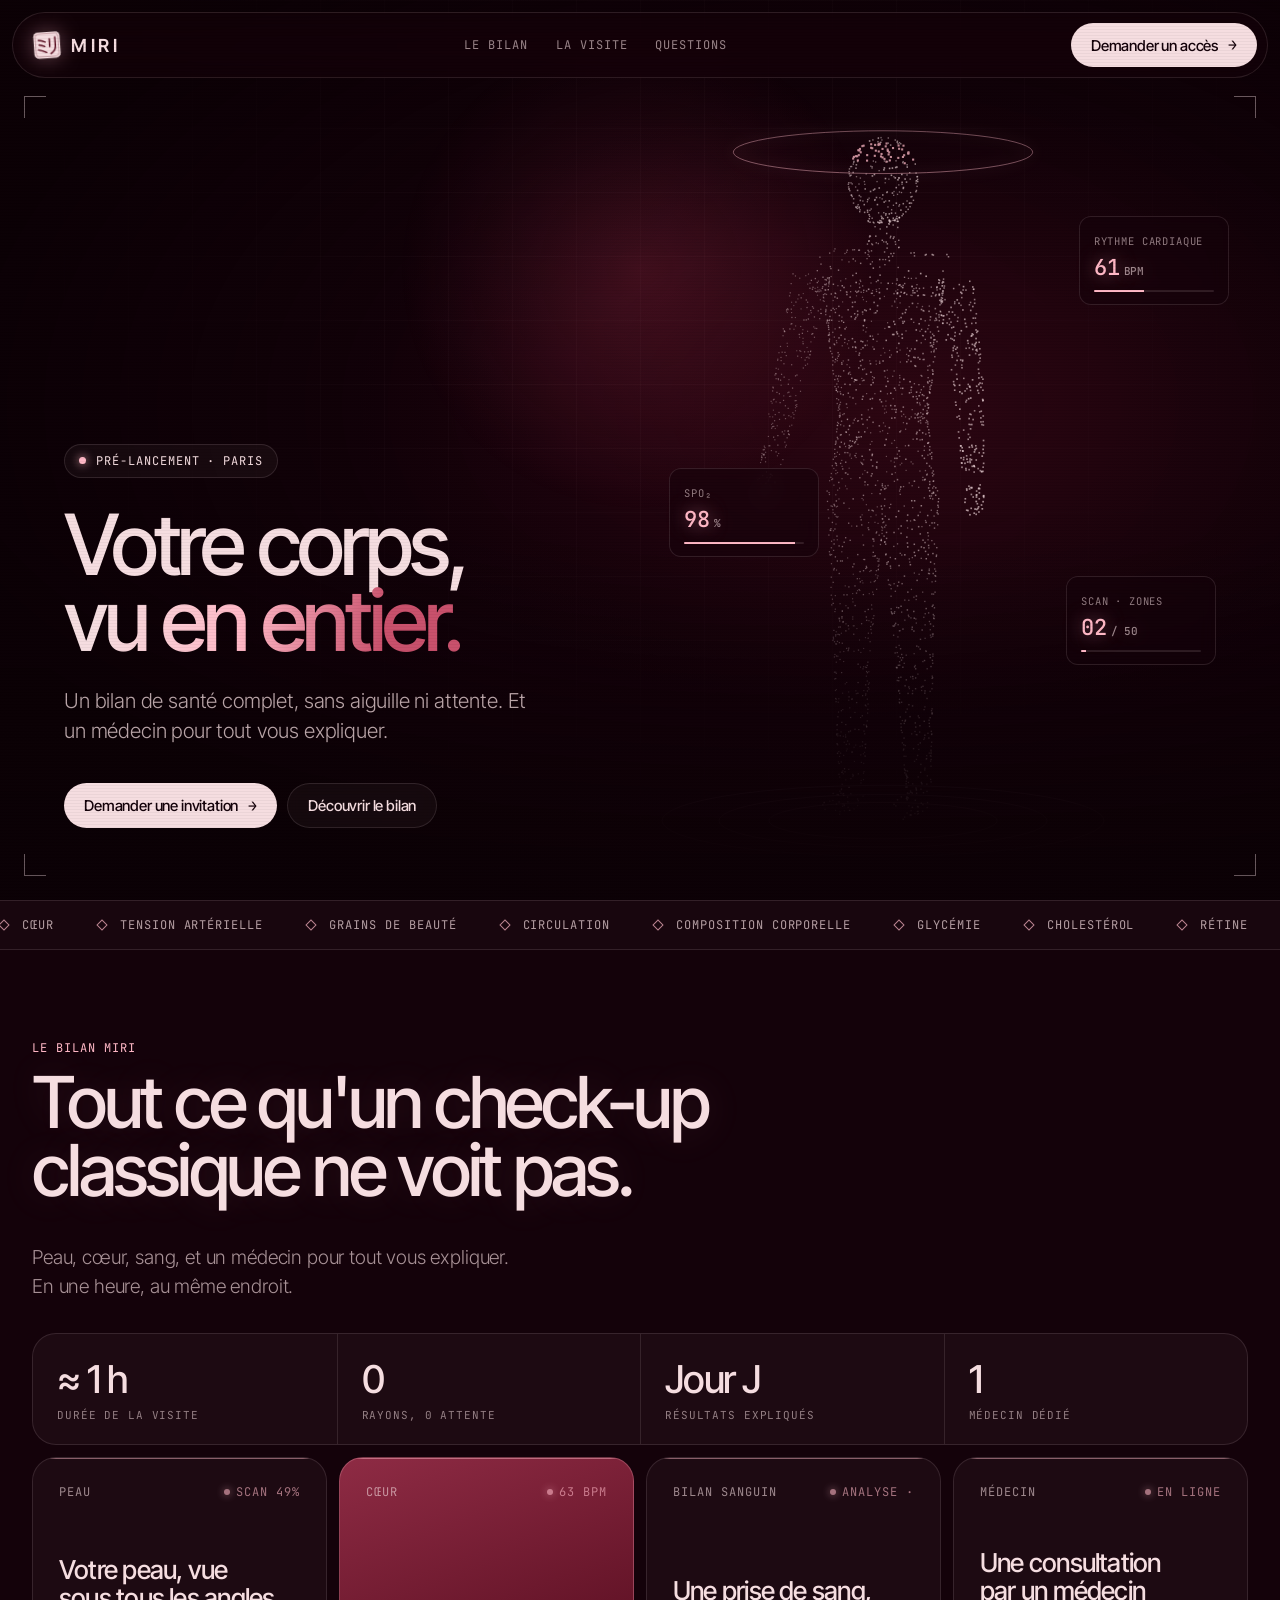
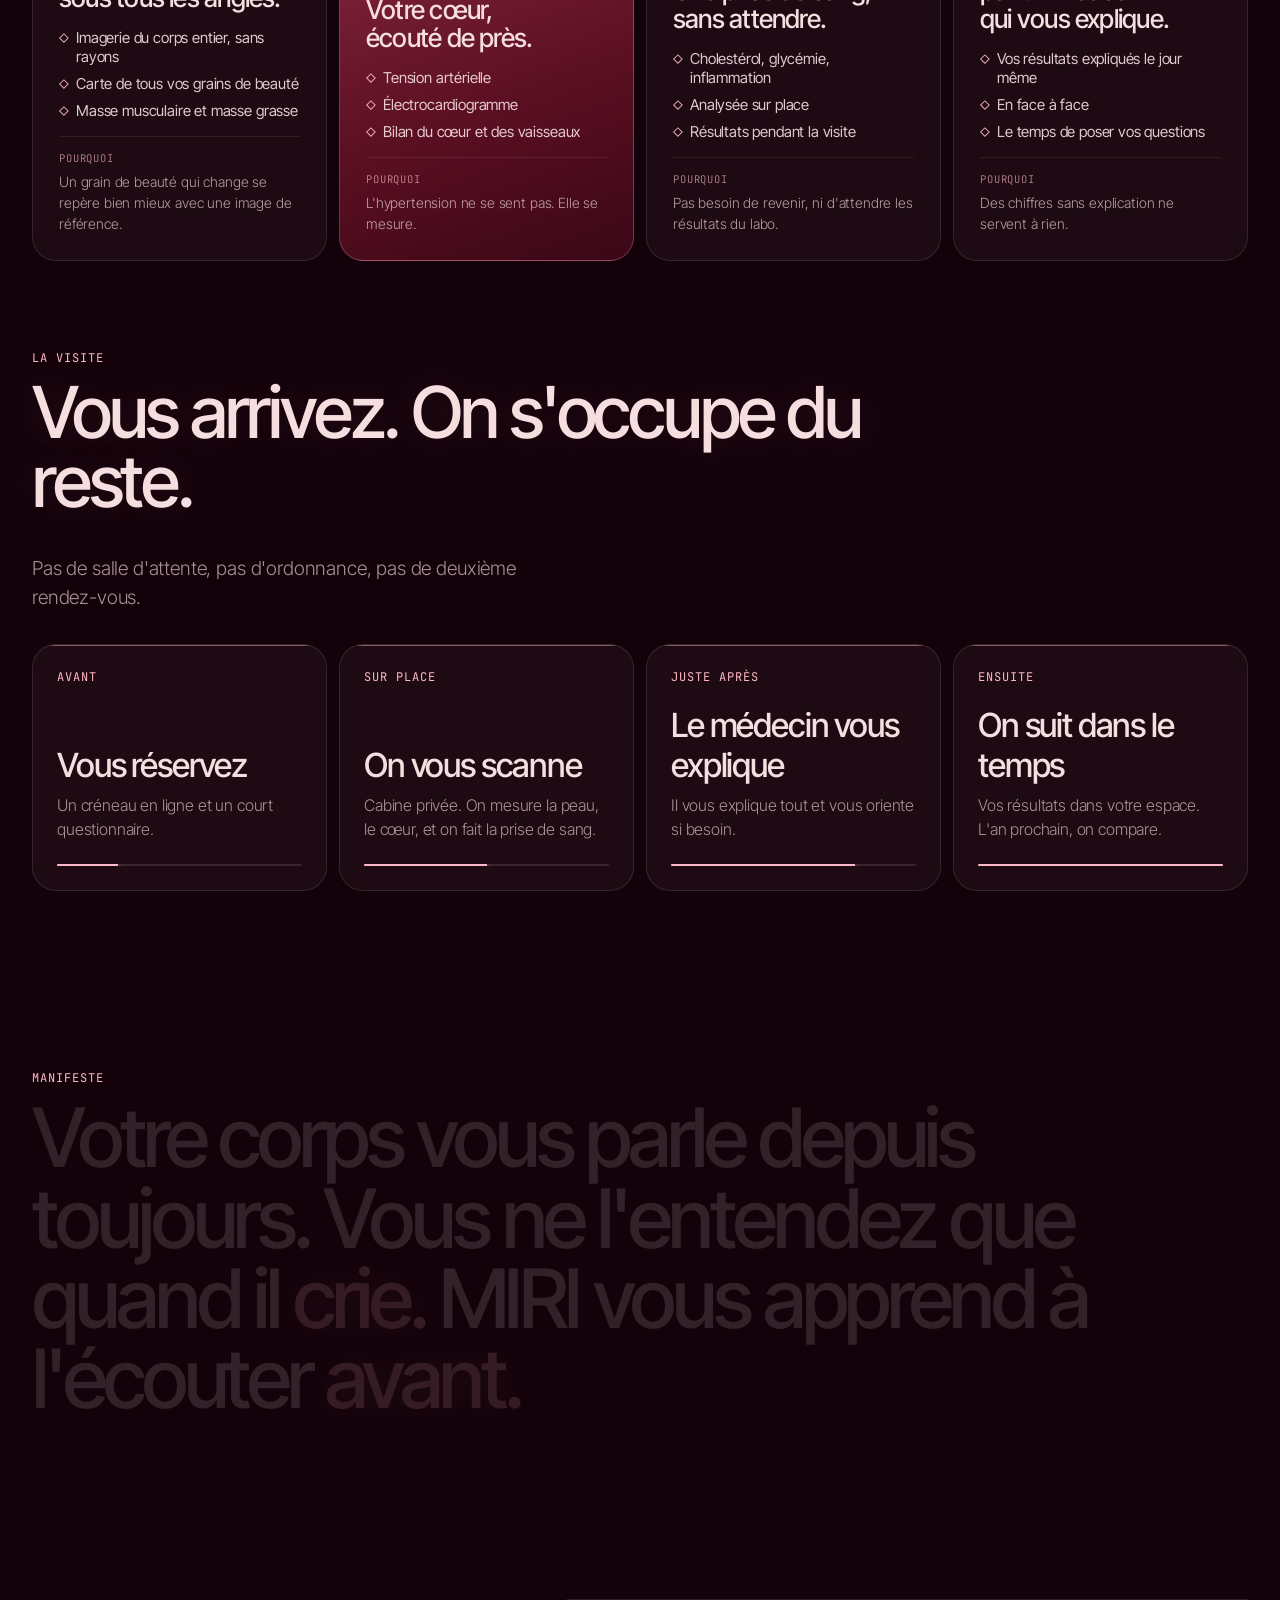
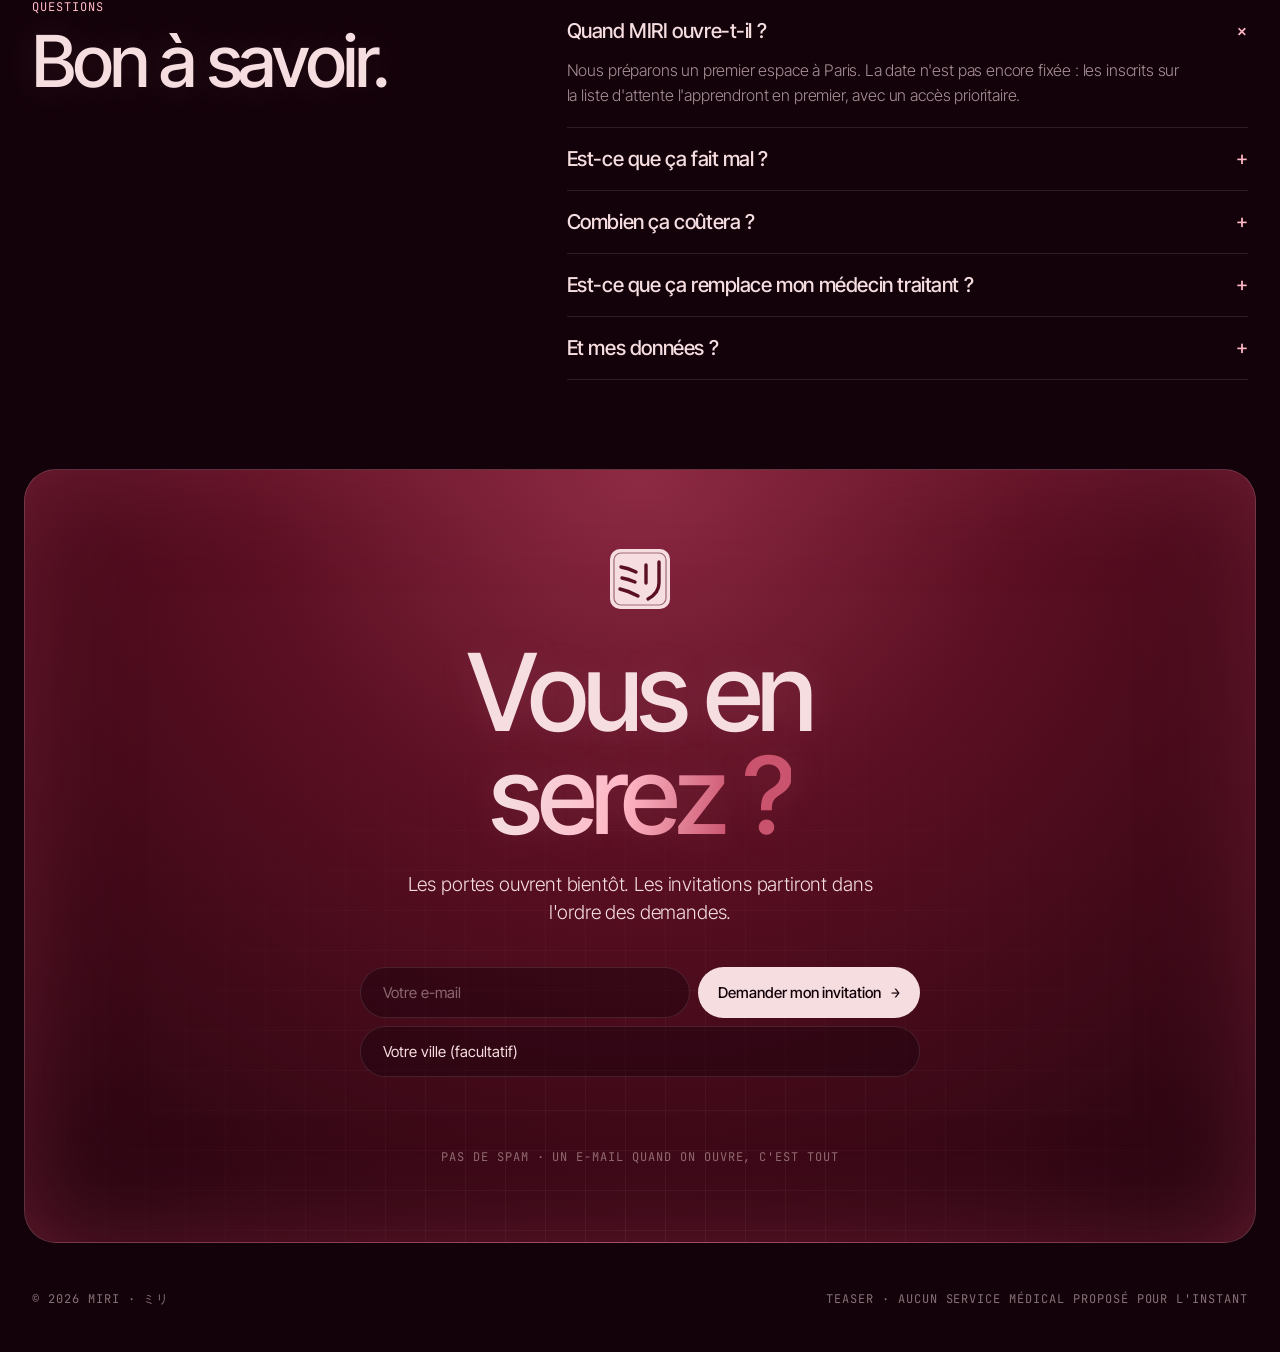
<file: miri/index.html>
<!doctype html>
<html lang="fr">
<head>
<meta charset="utf-8">
<meta name="viewport" content="width=device-width, initial-scale=1">
<title>MIRI · Bientôt en France</title>
<meta name="description" content="MIRI arrive en France. Un bilan complet de votre corps, en une heure. Rejoignez la liste d'attente.">
<meta property="og:title" content="MIRI · Bientôt en France">
<meta property="og:description" content="Un bilan complet de votre corps, en une heure. Rejoignez la liste d'attente.">
<meta name="theme-color" content="#14020A">
<link rel="icon" href="data:image/svg+xml,%3Csvg%20xmlns%3D%22http%3A//www.w3.org/2000/svg%22%20viewBox%3D%220%200%2064%2064%22%3E%20%3Crect%20x%3D%222%22%20y%3D%222%22%20width%3D%2260%22%20height%3D%2260%22%20rx%3D%2210%22%20fill%3D%22%235B0F22%22/%3E%20%3Crect%20x%3D%226%22%20y%3D%226%22%20width%3D%2252%22%20height%3D%2252%22%20rx%3D%227%22%20fill%3D%22none%22%20stroke%3D%22%23F5DDE0%22%20stroke-width%3D%221.2%22%20opacity%3D%22.55%22/%3E%20%3Cg%20fill%3D%22none%22%20stroke%3D%22%23F5DDE0%22%20stroke-width%3D%223.4%22%20stroke-linecap%3D%22round%22%20stroke-linejoin%3D%22round%22%3E%20%3Cpath%20d%3D%22M13%2020%20Q20%2021%2028%2025%22/%3E%20%3Cpath%20d%3D%22M14%2031%20Q20%2032%2027%2035%22/%3E%20%3Cpath%20d%3D%22M12%2042%20Q21%2044%2030%2049%22/%3E%20%3Cpath%20d%3D%22M38%2018%20V36%22/%3E%20%3Cpath%20d%3D%22M51%2015%20V36%20Q51%2046%2040%2052%22/%3E%20%3C/g%3E%20%3C/svg%3E">
<link rel="preconnect" href="https://fonts.googleapis.com">
<link rel="preconnect" href="https://fonts.gstatic.com" crossorigin>
<link href="https://fonts.googleapis.com/css2?family=Inter+Tight:wght@300;400;500;600&family=JetBrains+Mono:wght@400;500&display=swap" rel="stylesheet">
<style>
:root{--bg:#14020A;--bg2:#1F0511;--b:#5B0F22;--b2:#8E2B44;--r:#F5DDE0;--rg:#FFB8C6;--glass:rgba(245,221,224,.04);--edge:rgba(245,221,224,.12);--amber:#E8B26A;--rad:24px}
*{box-sizing:border-box;margin:0;padding:0}
html{scroll-behavior:smooth}
body{background:var(--bg);color:var(--r);font-family:"Inter Tight",system-ui,sans-serif;-webkit-font-smoothing:antialiased;overflow-x:hidden;letter-spacing:-.01em}
body::before{content:"";position:fixed;inset:0;pointer-events:none;z-index:0;background-image:linear-gradient(rgba(245,221,224,.035) 1px,transparent 1px),linear-gradient(90deg,rgba(245,221,224,.035) 1px,transparent 1px);background-size:64px 64px;mask-image:radial-gradient(ellipse at 50% 0%,#000 30%,transparent 80%)}
body::after{content:"";position:fixed;inset:0;pointer-events:none;z-index:100;background:repeating-linear-gradient(0deg,rgba(0,0,0,.08) 0 1px,transparent 1px 3px);opacity:.35}
a{color:inherit;text-decoration:none}
.mono{font-family:"JetBrains Mono",ui-monospace,monospace;font-size:12px;letter-spacing:.08em;text-transform:uppercase}
.wrap{max-width:1320px;margin:0 auto;padding:0 clamp(16px,3vw,32px);position:relative;z-index:1}
#glow{position:fixed;width:520px;height:520px;border-radius:50%;pointer-events:none;z-index:0;background:radial-gradient(circle,rgba(142,43,68,.35),transparent 65%);transform:translate(-50%,-50%);left:50%;top:30%;transition:left .25s ease-out,top .25s ease-out}

/* NAV */
nav{position:fixed;top:12px;left:50%;transform:translateX(-50%);z-index:30;width:min(1296px,calc(100% - 24px));padding:10px 10px 10px 20px;border-radius:999px;border:1px solid var(--edge);background:rgba(20,2,10,.55);backdrop-filter:blur(18px) saturate(1.4);display:flex;align-items:center;justify-content:space-between}
.logo{display:flex;align-items:center;gap:10px;font-weight:600;font-size:18px;letter-spacing:.2em}
.logo .seal{width:28px;height:28px;transform:rotate(-4deg);transition:transform .4s;filter:drop-shadow(0 0 10px rgba(255,184,198,.35))}
.logo:hover .seal{transform:rotate(0)}
.logo .seal rect:first-child{fill:var(--r)}.logo .seal rect+rect{stroke:var(--b)}.logo .seal g{stroke:var(--b)}
.links{display:flex;gap:28px}
.links a{opacity:.6;transition:opacity .2s}.links a:hover{opacity:1}
.pill{display:inline-flex;align-items:center;gap:10px;border-radius:999px;padding:12px 20px;font-size:15px;font-weight:500;background:var(--r);color:var(--bg);border:0;cursor:pointer;font-family:inherit;transition:box-shadow .3s,transform .2s;box-shadow:0 0 0 0 rgba(255,184,198,0)}
.pill:hover{box-shadow:0 0 32px 2px rgba(255,184,198,.45);transform:translateY(-1px)}
.pill.ghost{background:var(--glass);color:var(--r);border:1px solid var(--edge);backdrop-filter:blur(8px)}
.pill .arr{font-family:"JetBrains Mono",monospace}

/* HERO */
.hero{position:relative;min-height:100svh;display:flex;align-items:flex-end;overflow:hidden;padding-top:100px}
#sphere{position:absolute;right:6%;top:70px;bottom:20px;width:min(50vw,640px);height:calc(100% - 90px)}
.hero::after{content:"";position:absolute;inset:auto 0 0;height:40%;background:linear-gradient(transparent,var(--bg));pointer-events:none}
.hud{position:absolute;z-index:2;padding:12px 14px;border:1px solid var(--edge);border-radius:12px;background:rgba(20,2,10,.5);backdrop-filter:blur(10px);min-width:150px}
.hud .mono{opacity:.55;font-size:10.5px}
.hud b{display:block;font-family:"JetBrains Mono",monospace;font-weight:500;font-size:22px;margin-top:4px;color:var(--rg);text-shadow:0 0 18px rgba(255,184,198,.5)}
.hud b small{font-size:11px;opacity:.6;margin-left:4px;color:var(--r)}
.hud .bar{height:2px;background:var(--edge);margin-top:8px;border-radius:2px;overflow:hidden}
.hud .bar i{display:block;height:100%;background:var(--rg);width:60%;transition:width 1s}
.h1{right:4%;top:24%}.h2{right:36%;top:52%}.h3{right:5%;top:64%}
.corner{position:absolute;width:22px;height:22px;border-color:rgba(245,221,224,.4);border-style:solid;z-index:2}
.c1{top:96px;left:24px;border-width:1px 0 0 1px}.c2{top:96px;right:24px;border-width:1px 1px 0 0}
.c3{bottom:24px;left:24px;border-width:0 0 1px 1px}.c4{bottom:24px;right:24px;border-width:0 1px 1px 0}
.hero-copy{position:relative;z-index:3;padding:0 clamp(24px,5vw,72px) clamp(40px,6vw,72px);max-width:1000px}
.tag{display:inline-flex;gap:10px;align-items:center;padding:8px 14px;border-radius:999px;border:1px solid var(--edge);background:var(--glass);margin-bottom:28px}
.tag i{width:7px;height:7px;border-radius:50%;background:var(--rg);box-shadow:0 0 10px var(--rg);animation:blink 1.6s infinite}
@keyframes blink{50%{opacity:.25}}
h1{font-size:clamp(44px,6.6vw,104px);line-height:.9;font-weight:500;letter-spacing:-.05em}
.grad{background:linear-gradient(100deg,var(--r) 10%,var(--rg) 45%,#C9516C 80%);-webkit-background-clip:text;background-clip:text;color:transparent}
.hero-copy p{font-size:clamp(17px,1.6vw,21px);font-weight:300;max-width:480px;margin:28px 0 36px;opacity:.75;line-height:1.5}
.ctas{display:flex;gap:10px;flex-wrap:wrap}

/* MARQUEE */
.marquee{position:relative;z-index:1;overflow:hidden;padding:16px 0;border-block:1px solid var(--edge);background:rgba(245,221,224,.02)}
.track{display:flex;width:max-content;animation:mq 45s linear infinite}
.track span{display:flex;gap:14px;align-items:center;white-space:nowrap;padding-right:44px;opacity:.7}
.track span::before{content:"";width:6px;height:6px;border:1px solid var(--rg);transform:rotate(45deg)}
@keyframes mq{to{transform:translateX(-50%)}}

/* SECTIONS */
section{padding:clamp(56px,7vw,96px) 0;position:relative}
.kicker{color:var(--rg);margin-bottom:12px;display:flex;gap:10px;align-items:center}
h2{font-size:clamp(40px,5.6vw,84px);line-height:.96;font-weight:500;letter-spacing:-.045em;max-width:940px}
.lead{font-size:clamp(17px,1.5vw,20px);font-weight:300;line-height:1.5;max-width:500px;opacity:.65;margin-top:14px}
.head{display:flex;justify-content:space-between;align-items:flex-end;gap:24px;flex-wrap:wrap;margin-bottom:32px}

/* BENTO */
.bento{display:grid;grid-template-columns:repeat(4,1fr);grid-auto-rows:270px;gap:12px}
.card{border-radius:var(--rad);padding:26px;display:flex;flex-direction:column;justify-content:space-between;position:relative;overflow:hidden;background:var(--glass);border:1px solid var(--edge);backdrop-filter:blur(12px);transition:border-color .3s,transform .3s}
.card:hover{border-color:rgba(255,184,198,.4);transform:translateY(-3px)}
.card::before{content:"";position:absolute;inset:0;background:radial-gradient(400px circle at var(--mx,50%) var(--my,0%),rgba(255,184,198,.12),transparent 50%);opacity:0;transition:opacity .3s;pointer-events:none}
.card:hover::before{opacity:1}
.card.accent{background:linear-gradient(150deg,var(--b2),var(--b) 60%,#3A0716);border-color:rgba(255,184,198,.25)}
.card.big{grid-column:span 2;grid-row:span 2}
.card.wide{grid-column:span 2}
.card .top{display:flex;justify-content:space-between;opacity:.6}
.card .num{font-size:clamp(60px,7.4vw,120px);font-weight:500;letter-spacing:-.06em;line-height:.88}
.card h3{font-size:24px;font-weight:500;letter-spacing:-.02em;margin-top:6px}
.card p{font-size:15px;font-weight:300;opacity:.7;line-height:1.5;max-width:340px;margin-top:8px}
.ecg{position:absolute;left:0;right:0;top:34%;height:120px;opacity:.85}
.ecg path{fill:none;stroke:var(--rg);stroke-width:1.6;filter:drop-shadow(0 0 6px rgba(255,184,198,.8));stroke-dasharray:1200;stroke-dashoffset:1200;animation:draw 3.2s linear infinite}
@keyframes draw{to{stroke-dashoffset:0}}
.ring{width:92px;height:92px;align-self:flex-end}
.ring circle{fill:none;stroke-width:5}
.ring .bgc{stroke:var(--edge)}.ring .fg{stroke:var(--rg);stroke-linecap:round;stroke-dasharray:251;stroke-dashoffset:251;transition:stroke-dashoffset 2s ease;filter:drop-shadow(0 0 6px rgba(255,184,198,.6))}
.in .ring .fg,.ring.in .fg{stroke-dashoffset:60}


/* STATS + ZONES */
.stats{display:grid;grid-template-columns:repeat(4,1fr);border:1px solid var(--edge);border-radius:var(--rad);margin-bottom:12px;background:var(--glass)}
.stats div{padding:22px 24px;display:flex;flex-direction:column;gap:6px}
.stats div+div{border-left:1px solid var(--edge)}
.stats b{font-size:clamp(28px,3vw,44px);font-weight:500;letter-spacing:-.04em}
.stats .mono{opacity:.55;font-size:11px}
.zones{display:grid;grid-template-columns:repeat(4,1fr);gap:12px}
.zone{border-radius:var(--rad);padding:26px;display:flex;flex-direction:column;gap:16px;position:relative;overflow:hidden;background:var(--glass);border:1px solid var(--edge);min-height:300px;transition:border-color .3s,transform .3s}
.zone:hover{border-color:rgba(255,184,198,.4);transform:translateY(-3px)}
.zone.accent{background:linear-gradient(160deg,var(--b2),var(--b) 60%,#3A0716);border-color:rgba(255,184,198,.25)}
.zone .top{display:flex;justify-content:space-between;opacity:.6}
.zone h3{font-size:26px;line-height:1.08;text-wrap:balance;font-weight:500;letter-spacing:-.03em;margin-top:auto}
.zone ul{list-style:none;display:flex;flex-direction:column;gap:8px}
.zone li{font-size:15px;display:flex;gap:10px;align-items:baseline;opacity:.9}
.zone li::before{content:"";flex:none;width:5px;height:5px;border:1px solid var(--rg);transform:rotate(45deg) translateY(-2px)}
.why{font-size:14px;font-weight:300;opacity:.7;line-height:1.5;border-top:1px solid var(--edge);padding-top:14px}
.why .mono{display:block;color:var(--rg);font-size:10.5px;margin-bottom:4px;opacity:1}
.zone .ecg{position:relative;top:auto;left:auto;right:auto;height:64px;margin:0 -26px;width:calc(100% + 52px)}
.steps{grid-template-columns:repeat(4,1fr)}

/* RESULTS */
.results{display:grid;grid-template-columns:1fr 1fr;gap:clamp(32px,5vw,80px);align-items:center}
.get{list-style:none;margin-top:32px;display:flex;flex-direction:column;border-top:1px solid var(--edge)}
.get li{padding:14px 0;border-bottom:1px solid var(--edge);display:flex;gap:14px;align-items:center}
.get li::before{content:"✓";font-family:"JetBrains Mono",monospace;color:var(--rg);font-size:13px}
.report{border-radius:var(--rad);border:1px solid rgba(255,184,198,.25);background:linear-gradient(180deg,rgba(142,43,68,.25),rgba(20,2,10,.4));backdrop-filter:blur(14px);padding:24px;box-shadow:0 30px 80px -30px rgba(142,43,68,.7)}
.rhead{display:flex;justify-content:space-between;opacity:.6;padding-bottom:16px;border-bottom:1px solid var(--edge)}
.score{display:grid;grid-template-columns:repeat(3,1fr);gap:8px;margin:18px 0}
.score div{border:1px solid var(--edge);border-radius:14px;padding:12px 14px;display:flex;flex-direction:column;gap:4px}
.score b{font-family:"JetBrains Mono",monospace;font-weight:500;font-size:26px;color:var(--rg)}
.score b.warn{color:var(--amber)}
.score .mono{font-size:10px;opacity:.55}
.row{display:grid;grid-template-columns:1fr auto auto;gap:14px;align-items:center;padding:12px 0;border-top:1px solid var(--edge);font-size:15px}
.row .v{font-size:13px;opacity:.75}
.chip{font-size:12px;padding:5px 10px;border-radius:999px;white-space:nowrap}
.chip.ok{background:rgba(255,184,198,.12);color:var(--rg)}
.chip.watch{background:rgba(232,178,106,.14);color:var(--amber)}
.note{margin-top:14px;opacity:.4;font-size:10.5px}

/* NOT */
.nots{display:grid;grid-template-columns:repeat(3,1fr);gap:12px}
.nots div{border-top:1px solid var(--rg);padding-top:20px}
.nots b{display:block;font-size:22px;font-weight:500;letter-spacing:-.02em;margin-bottom:10px}
.nots p{font-weight:300;opacity:.65;line-height:1.55}


/* PROBLEM */
.facts{display:grid;grid-template-columns:repeat(3,1fr);gap:12px}
.facts div{border-radius:var(--rad);border:1px solid var(--edge);background:var(--glass);padding:28px;display:flex;flex-direction:column;gap:16px;min-height:240px;justify-content:space-between}
.facts b{font-size:clamp(48px,6vw,88px);font-weight:500;letter-spacing:-.05em;line-height:.9;color:var(--rg);text-shadow:0 0 40px rgba(255,184,198,.25)}
.facts p{font-weight:300;opacity:.75;line-height:1.5;max-width:340px}
.src{opacity:.4;font-size:10.5px;margin-top:16px}
.punch{font-size:clamp(28px,3.6vw,52px);font-weight:500;letter-spacing:-.04em;line-height:1.05;margin-top:8px;max-width:900px}


/* MYSTERE */
#boot{position:fixed;inset:0;z-index:200;background:#0A0105;display:grid;place-items:center;transition:opacity .8s ease,visibility .8s}
#boot.off{opacity:0;visibility:hidden}
#boot .mono{font-size:13px;color:var(--rg);display:flex;gap:6px;align-items:center}
#boot i{width:8px;height:14px;background:var(--rg);animation:blink 1s steps(1) infinite}
.vignette{position:absolute;inset:0;pointer-events:none;z-index:1;background:radial-gradient(ellipse 70% 60% at 65% 45%,transparent 30%,rgba(10,1,5,.85) 100%)}
.redact{position:relative;cursor:pointer;color:transparent;border-radius:3px;background:linear-gradient(90deg,rgba(245,221,224,.16),rgba(245,221,224,.28),rgba(245,221,224,.16));background-size:200% 100%;animation:shimmer 2.6s linear infinite;transition:color .5s,background .5s;-webkit-user-select:none;user-select:none;box-decoration-break:clone;-webkit-box-decoration-break:clone;padding:0 2px}
.redact:hover{background-color:rgba(255,184,198,.3)}
.redact.open{color:inherit;background:transparent;animation:none;cursor:default}
@keyframes shimmer{to{background-position:-200% 0}}
.hint{margin-top:22px;opacity:.45;font-size:11px}
.hero{background:radial-gradient(60% 50% at 70% 45%,rgba(91,15,34,.35),transparent 70%)}
body::after{opacity:.5}


/* FUTUR */
.zone::after,.step::after{content:"";position:absolute;left:0;right:0;height:60px;top:-60px;pointer-events:none;background:linear-gradient(180deg,transparent,rgba(255,184,198,.10) 70%,rgba(255,184,198,.55) 100%);border-bottom:1px solid rgba(255,184,198,.6);animation:cardscan 5.5s cubic-bezier(.5,0,.5,1) infinite;opacity:.8}
.step{position:relative;overflow:hidden}
.zone:nth-child(2)::after{animation-delay:1.2s}.zone:nth-child(3)::after{animation-delay:2.4s}.zone:nth-child(4)::after{animation-delay:3.6s}
.step:nth-child(2)::after{animation-delay:.9s}.step:nth-child(3)::after{animation-delay:1.8s}.step:nth-child(4)::after{animation-delay:2.7s}
@keyframes cardscan{0%{top:-60px}55%,100%{top:110%}}
.zone .top span:last-child{font-family:"JetBrains Mono",monospace;color:var(--rg)}
.zone .top .live{display:inline-flex;gap:6px;align-items:center}
.zone .top .live::before{content:"";width:6px;height:6px;border-radius:50%;background:var(--rg);box-shadow:0 0 8px var(--rg);animation:blink 1.6s infinite}
h2{text-shadow:0 0 40px rgba(255,184,198,.12)}

/* STEPS */
.steps{display:grid;gap:12px}
.step{border-radius:var(--rad);border:1px solid var(--edge);background:var(--glass);padding:24px;min-height:220px;display:flex;flex-direction:column}
.step .mono{color:var(--rg);display:flex;justify-content:space-between}
.step h3{font-size:clamp(26px,2.6vw,36px);font-weight:500;letter-spacing:-.035em;margin:auto 0 8px;padding-top:20px}
.step p{font-weight:300;line-height:1.55;opacity:.65;max-width:360px}
.prog{height:2px;background:var(--edge);margin-top:22px;border-radius:2px;overflow:hidden}
.prog i{display:block;height:100%;width:0;background:var(--rg);box-shadow:0 0 10px var(--rg);transition:width 1.6s ease .3s}
.step.in .prog i{width:var(--w)}

/* MANIFESTO */
.manifesto p{font-size:clamp(38px,6.4vw,100px);line-height:.98;font-weight:500;letter-spacing:-.05em;max-width:1240px}
.manifesto .w{opacity:.14;transition:opacity .5s,color .5s,text-shadow .5s}
.manifesto .w.on{opacity:1}
.manifesto .w.hot{color:var(--rg);text-shadow:0 0 30px rgba(255,184,198,.45)}

/* FAQ */
.faq{display:grid;grid-template-columns:1fr 1.4fr;gap:48px}
details{border-top:1px solid var(--edge);padding:18px 0}
details:last-child{border-bottom:1px solid var(--edge)}
summary{list-style:none;cursor:pointer;display:flex;justify-content:space-between;gap:20px;font-size:clamp(18px,1.6vw,22px);font-weight:500;letter-spacing:-.02em}
summary::-webkit-details-marker{display:none}
summary::after{content:"+";font-family:"JetBrains Mono",monospace;font-weight:400;font-size:20px;color:var(--rg);transition:transform .3s}
details[open] summary::after{transform:rotate(45deg)}
details p{margin-top:14px;font-weight:300;line-height:1.6;opacity:.65;max-width:620px}

/* WAITLIST */
.wl{padding:0 clamp(12px,2vw,24px) 12px;position:relative;z-index:1}
.wl-panel{border-radius:32px;position:relative;overflow:hidden;text-align:center;padding:clamp(44px,6vw,88px) clamp(20px,5vw,64px);background:radial-gradient(80% 120% at 50% 0%,var(--b2) 0%,var(--b) 40%,#25040F 100%);border:1px solid rgba(255,184,198,.25);box-shadow:0 0 120px -20px rgba(142,43,68,.7) inset}
.wl-panel::before{content:"";position:absolute;inset:0;background-image:linear-gradient(rgba(245,221,224,.06) 1px,transparent 1px),linear-gradient(90deg,rgba(245,221,224,.06) 1px,transparent 1px);background-size:40px 40px;mask-image:radial-gradient(circle at 50% 100%,#000,transparent 70%);pointer-events:none}
.big-seal{width:64px;height:64px;margin:0 auto 30px;display:block;transform:rotate(-4deg);filter:drop-shadow(0 0 24px rgba(255,184,198,.55))}
.big-seal rect:first-child{fill:var(--r)}.big-seal rect+rect{stroke:var(--b)}.big-seal g{stroke:var(--b)}
.wl-panel h2{margin:0 auto;font-size:clamp(48px,8.4vw,128px);position:relative}
.wl-panel .lead{margin:22px auto 40px;position:relative}
.count{display:flex;gap:10px;justify-content:center;margin-bottom:36px;position:relative}
.count div{border:1px solid var(--edge);background:rgba(20,2,10,.35);border-radius:14px;padding:12px 16px;min-width:76px}
.count b{display:block;font-family:"JetBrains Mono",monospace;font-weight:500;font-size:26px;color:var(--rg);text-shadow:0 0 14px rgba(255,184,198,.5)}
.count .mono{font-size:10px;opacity:.55}
form{display:flex;gap:8px;max-width:560px;margin:0 auto;flex-wrap:wrap;justify-content:center;position:relative}
input,select{flex:1 1 260px;background:rgba(20,2,10,.4);border:1px solid var(--edge);border-radius:999px;padding:15px 22px;color:var(--r);font:inherit;font-size:15px;outline:none;transition:border-color .2s,box-shadow .2s}
select{flex:1 1 100%;appearance:none;cursor:pointer}
select option{color:var(--b)}
input::placeholder{color:rgba(245,221,224,.45)}
input:focus,select:focus{border-color:var(--rg);box-shadow:0 0 0 4px rgba(255,184,198,.12)}
.msg{margin-top:20px;min-height:22px;font-size:15px;position:relative}
.fine{margin-top:30px;opacity:.45;position:relative}

footer{padding:36px 0 44px;position:relative;z-index:1}
.foot{display:flex;justify-content:space-between;flex-wrap:wrap;gap:16px;opacity:.5}

.reveal{opacity:0;transform:translateY(28px);filter:blur(6px);transition:opacity 1s cubic-bezier(.2,.7,.2,1),transform 1s cubic-bezier(.2,.7,.2,1),filter 1s}
.reveal.in{opacity:1;transform:none;filter:none}

@media(max-width:960px){
  .links{display:none}
  .bento{grid-template-columns:1fr 1fr;grid-auto-rows:230px}
  .faq,.results,.nots,.facts{grid-template-columns:1fr}
  .facts div{min-height:0}
  .steps,.zones{grid-template-columns:1fr 1fr}
  .stats{grid-template-columns:1fr 1fr}.stats div:nth-child(3){border-left:0}.stats div:nth-child(n+3){border-top:1px solid var(--edge)}
  .step{min-height:0}
  #sphere{right:-12%;top:70px;width:80vw;height:62%;bottom:auto;opacity:.85}
  .h2{display:none}.h1{right:6%;top:15%}.h3{right:auto;left:6%;top:24%}
}
@media(max-width:560px){
  .bento{grid-template-columns:1fr;grid-auto-rows:auto}
  .steps,.zones{grid-template-columns:1fr}
  .zone{min-height:0}.zone h3{margin-top:8px}
  .step,.zone{padding:20px}.steps,.zones{gap:8px}
  .step h3{padding-top:12px}.prog{margin-top:14px}
  .row{grid-template-columns:1fr auto;font-size:14px}.row .v{display:none}
  .card,.card.big,.card.wide{grid-column:auto;grid-row:auto;min-height:210px}
  .card.big{min-height:340px}
  .pill{padding:10px 16px;font-size:14px}
  .hud{min-width:0;padding:10px 12px}.hud b{font-size:18px}
  .count div{min-width:64px;padding:10px 12px}.count b{font-size:20px}
  .corner{display:none}
}
@media (prefers-reduced-motion:reduce){*{animation:none!important}.reveal{opacity:1;transform:none;filter:none;transition:none}}
</style>
</head>
<body>
<div id="glow" aria-hidden="true"></div>

<nav>
  <a href="#" class="logo" aria-label="MIRI"><svg class="seal" viewBox="0 0 64 64" aria-hidden="true">
  <rect x="2" y="2" width="60" height="60" rx="10" fill="#5B0F22"/>
  <rect x="6" y="6" width="52" height="52" rx="7" fill="none" stroke="#F5DDE0" stroke-width="1.2" opacity=".55"/>
  <g fill="none" stroke="#F5DDE0" stroke-width="3.4" stroke-linecap="round" stroke-linejoin="round">
    <path d="M13 20 Q20 21 28 25"/>
    <path d="M14 31 Q20 32 27 35"/>
    <path d="M12 42 Q21 44 30 49"/>
    <path d="M38 18 V36"/>
    <path d="M51 15 V36 Q51 46 40 52"/>
  </g>
</svg><span>MIRI</span></a>
  <div class="links mono"><a href="#bilan">Le bilan</a><a href="#etapes">La visite</a><a href="#faq">Questions</a></div>
  <a href="#liste" class="pill">Demander un accès <span class="arr">→</span></a>
</nav>

<header class="hero">
  <canvas id="sphere" aria-hidden="true"></canvas>
  <div class="vignette"></div><span class="corner c1"></span><span class="corner c2"></span><span class="corner c3"></span><span class="corner c4"></span>
  <div class="hud h1" aria-hidden="true"><span class="mono">Rythme cardiaque</span><b><span id="bpm">62</span><small>BPM</small></b><div class="bar"><i id="bpmBar"></i></div></div>
  <div class="hud h2" aria-hidden="true"><span class="mono">SpO₂</span><b><span id="spo">98</span><small>%</small></b><div class="bar"><i style="width:92%"></i></div></div>
  <div class="hud h3" aria-hidden="true"><span class="mono">Scan · zones</span><b><span id="zones">0</span><small>/ 50</small></b><div class="bar"><i id="zBar" style="width:0"></i></div></div>
  <div class="hero-copy">
    <div class="tag mono"><i></i>Pré-lancement · Paris</div>
    <h1>Votre corps,<br><span class="grad">vu en entier.</span></h1>
    <p>Un bilan de santé complet, sans aiguille ni attente. Et un médecin pour tout vous expliquer.</p>
    <div class="ctas"><a href="#liste" class="pill">Demander une invitation <span class="arr">→</span></a><a href="#bilan" class="pill ghost">Découvrir le bilan</a></div>
  </div>
</header>

<div class="marquee mono" aria-hidden="true"><div class="track">
  <span>Cœur</span><span>Tension artérielle</span><span>Grains de beauté</span><span>Circulation</span><span>Composition corporelle</span><span>Glycémie</span><span>Cholestérol</span><span>Rétine</span><span>Force de préhension</span>
  <span>Cœur</span><span>Tension artérielle</span><span>Grains de beauté</span><span>Circulation</span><span>Composition corporelle</span><span>Glycémie</span><span>Cholestérol</span><span>Rétine</span><span>Force de préhension</span>
</div></div>

<section id="bilan"><div class="wrap">
  <div class="head reveal">
    <div><div class="kicker mono">Le bilan MIRI</div><h2>Tout ce qu'un check-up classique ne voit pas.</h2></div>
    <p class="lead">Peau, cœur, sang, et un médecin pour tout vous expliquer. En une heure, au même endroit.</p>
  </div>
  <div class="stats reveal">
    <div><b>≈ 1 h</b><span class="mono">Durée de la visite</span></div>
    <div><b>0</b><span class="mono">Rayons, 0 attente</span></div>
    <div><b>Jour J</b><span class="mono">Résultats expliqués</span></div>
    <div><b>1</b><span class="mono">Médecin dédié</span></div>
  </div>
  <div class="zones">
    <article class="zone reveal">
      <div class="top mono"><span>Peau</span><span class="live" data-live="p">--</span></div>
      <h3>Votre peau, vue sous tous les angles.</h3>
      <ul><li>Imagerie du corps entier, sans rayons</li><li>Carte de tous vos grains de beauté</li><li>Masse musculaire et masse grasse</li></ul>
      <p class="why"><span class="mono">Pourquoi</span>Un grain de beauté qui change se repère bien mieux avec une image de référence.</p>
    </article>
    <article class="zone accent reveal">
      <div class="top mono"><span>Cœur</span><span class="live" data-live="c">--</span></div>
      <svg class="ecg" viewBox="0 0 600 120" preserveAspectRatio="none"><path d="M0 60 H150 L170 60 L185 30 L200 95 L215 10 L232 80 L245 60 H330 L345 50 L360 60 H420 L438 60 L452 25 L468 100 L482 15 L498 78 L510 60 H600"/></svg>
      <h3>Votre cœur, écouté de près.</h3>
      <ul><li>Tension artérielle</li><li>Électrocardiogramme</li><li>Bilan du cœur et des vaisseaux</li></ul>
      <p class="why"><span class="mono">Pourquoi</span>L'hypertension ne se sent pas. Elle se mesure.</p>
    </article>
    <article class="zone reveal">
      <div class="top mono"><span>Bilan sanguin</span><span class="live" data-live="s">--</span></div>
      <h3>Une prise de sang, sans attendre.</h3>
      <ul><li>Cholestérol, glycémie, inflammation</li><li>Analysée sur place</li><li>Résultats pendant la visite</li></ul>
      <p class="why"><span class="mono">Pourquoi</span>Pas besoin de revenir, ni d'attendre les résultats du labo.</p>
    </article>
    <article class="zone reveal">
      <div class="top mono"><span>Médecin</span><span class="live" data-live="m">--</span></div>
      <h3>Une consultation par un médecin qui vous explique.</h3>
      <ul><li>Vos résultats expliqués le jour même</li><li>En face à face</li><li>Le temps de poser vos questions</li></ul>
      <p class="why"><span class="mono">Pourquoi</span>Des chiffres sans explication ne servent à rien.</p>
    </article>
  </div>
</div></section>

<section id="etapes" style="padding-top:0"><div class="wrap">
  <div class="head reveal"><div><div class="kicker mono">La visite</div><h2>Vous arrivez. On s'occupe du reste.</h2></div><p class="lead">Pas de salle d'attente, pas d'ordonnance, pas de deuxième rendez-vous.</p></div>
  <div class="steps">
    <div class="step reveal" style="--w:25%"><span class="mono"><span>Avant</span></span><h3>Vous réservez</h3><p>Un créneau en ligne et un court questionnaire.</p><div class="prog"><i></i></div></div>
    <div class="step reveal" style="--w:50%"><span class="mono"><span>Sur place</span></span><h3>On vous scanne</h3><p>Cabine privée. On mesure la peau, le cœur, et on fait la prise de sang.</p><div class="prog"><i></i></div></div>
    <div class="step reveal" style="--w:75%"><span class="mono"><span>Juste après</span></span><h3>Le médecin vous explique</h3><p>Il vous explique tout et vous oriente si besoin.</p><div class="prog"><i></i></div></div>
    <div class="step reveal" style="--w:100%"><span class="mono"><span>Ensuite</span></span><h3>On suit dans le temps</h3><p>Vos résultats dans votre espace. L'an prochain, on compare.</p><div class="prog"><i></i></div></div>
  </div>
</div></section>

<section class="manifesto"><div class="wrap">
  <div class="kicker mono">Manifeste</div>
  <p id="mani">Votre corps vous parle depuis toujours. Vous ne l'entendez que quand il crie. MIRI vous apprend à l'écouter avant.</p>
</div></section>

<section id="faq"><div class="wrap faq">
  <div class="reveal"><div class="kicker mono">Questions</div><h2>Bon à savoir.</h2></div>
  <div class="reveal">
    <details open><summary>Quand MIRI ouvre-t-il&nbsp;?</summary><p>Nous préparons un premier espace à Paris. La date n'est pas encore fixée : les inscrits sur la liste d'attente l'apprendront en premier, avec un accès prioritaire.</p></details>
    <details><summary>Est-ce que ça fait mal&nbsp;?</summary><p>Non. Tout est non invasif, à part une petite prise de sang.</p></details>
    <details><summary>Combien ça coûtera&nbsp;?</summary><p>Le prix sera annoncé à l'ouverture. Les premiers inscrits bénéficieront d'un tarif de lancement.</p></details>
    <details><summary>Est-ce que ça remplace mon médecin traitant&nbsp;?</summary><p>Non. MIRI est complémentaire : vous repartez avec un compte rendu que vous pouvez partager avec votre médecin.</p></details>
    <details><summary>Et mes données&nbsp;?</summary><p>Elles seront hébergées en France, chez un hébergeur certifié pour les données de santé, et ne seront jamais revendues.</p></details>
  </div>
</div></section>

<div class="wl" id="liste"><div class="wl-panel">
  <svg class="big-seal reveal" viewBox="0 0 64 64" aria-hidden="true">
  <rect x="2" y="2" width="60" height="60" rx="10" fill="#5B0F22"/>
  <rect x="6" y="6" width="52" height="52" rx="7" fill="none" stroke="#F5DDE0" stroke-width="1.2" opacity=".55"/>
  <g fill="none" stroke="#F5DDE0" stroke-width="3.4" stroke-linecap="round" stroke-linejoin="round">
    <path d="M13 20 Q20 21 28 25"/>
    <path d="M14 31 Q20 32 27 35"/>
    <path d="M12 42 Q21 44 30 49"/>
    <path d="M38 18 V36"/>
    <path d="M51 15 V36 Q51 46 40 52"/>
  </g>
</svg>
  <h2 class="reveal">Vous en<br><span class="grad">serez&nbsp;?</span></h2>
  <p class="lead reveal">Les portes ouvrent bientôt. Les invitations partiront dans l'ordre des demandes.</p>
  <form id="form" class="reveal" novalidate>
    <input type="email" name="email" placeholder="Votre e-mail" required autocomplete="email">
    <button class="pill" type="submit">Demander mon invitation <span class="arr">→</span></button>
    <select name="ville" aria-label="Ville">
      <option value="">Votre ville (facultatif)</option>
      <option>Paris</option><option>Lyon</option><option>Marseille</option><option>Bordeaux</option><option>Lille</option><option>Nice</option><option>Autre</option>
    </select>
  </form>
  <div class="msg" id="msg" role="status"></div>
  <div class="fine mono">Pas de spam · Un e-mail quand on ouvre, c'est tout</div>
</div></div>

<footer><div class="wrap foot mono">
  <span>© 2026 MIRI · ミリ</span>
  <span>Teaser · Aucun service médical proposé pour l'instant</span>
</div></footer>

<script>
// Remplacez par votre endpoint (Formspree, Tally, Google Apps Script...). Laissez vide pour un test local.
const FORM_ENDPOINT = "";

const reduce = matchMedia('(prefers-reduced-motion: reduce)').matches;

/* Corps humain en particules */
(() => {
  const c = document.getElementById('sphere'), x = c.getContext('2d');
  const pts = [];
  const add = (p) => pts.push(p);
  // segment effilé : de a à b, rayon r0 -> r1, aplatissement en profondeur zs
  const cap = (a, b, r0, r1, n, zs = .8) => {
    const ax = [b[0]-a[0], b[1]-a[1], b[2]-a[2]], L = Math.hypot(...ax) || 1, d = ax.map(v => v / L);
    let u = Math.abs(d[1]) < .9 ? [d[2], 0, -d[0]] : [1, 0, 0];
    const ul = Math.hypot(...u); u = u.map(v => v / ul);
    const v = [d[1]*u[2]-d[2]*u[1], d[2]*u[0]-d[0]*u[2], d[0]*u[1]-d[1]*u[0]];
    for (let i = 0; i < n; i++) {
      const t = Math.random(), th = Math.random() * 6.283, r = r0 + (r1 - r0) * t;
      const cx = Math.cos(th) * r, sy = Math.sin(th) * r;
      add([a[0] + ax[0]*t + u[0]*cx + v[0]*sy, a[1] + ax[1]*t + u[1]*cx + v[1]*sy, (a[2] + ax[2]*t + u[2]*cx + v[2]*sy) * zs]);
    }
  };
  const ell = (c0, rx, ry, rz, n) => {
    for (let i = 0; i < n; i++) {
      const y = 1 - 2 * Math.random(), r = Math.sqrt(1 - y*y), th = Math.random() * 6.283;
      add([c0[0] + Math.cos(th)*r*rx, c0[1] + y*ry, c0[2] + Math.sin(th)*r*rz]);
    }
  };
  ell([0, .83, 0], .095, .12, .105, 260);                 // tête
  cap([0, .64, 0], [0, .73, 0], .045, .042, 50, 1);       // cou
  cap([0, .55, 0], [0, .16, 0], .19, .135, 520, .62);     // torse
  cap([-.2, .57, 0], [.2, .57, 0], .06, .06, 120, 1);     // épaules
  cap([0, .17, 0], [0, -.02, 0], .135, .16, 220, .65);    // bassin
  for (const s of [-1, 1]) {
    cap([s*.23, .56, 0], [s*.29, .28, .02], .055, .042, 130, 1);   // bras
    cap([s*.29, .28, .02], [s*.33, .02, .06], .042, .03, 110, 1);  // avant-bras
    ell([s*.34, -.05, .07], .03, .05, .022, 40);                   // main
    cap([s*.085, -.02, 0], [s*.1, -.46, 0], .085, .055, 230, 1);   // cuisse
    cap([s*.1, -.46, 0], [s*.11, -.88, -.01], .055, .035, 180, 1); // jambe
    cap([s*.11, -.91, -.02], [s*.115, -.93, .09], .035, .03, 40, 1); // pied
  }
  let W, H, a = .4, mx = 0, my = 0;
  const size = () => { const d = devicePixelRatio || 1; W = c.clientWidth; H = c.clientHeight; c.width = W * d; c.height = H * d; x.setTransform(d, 0, 0, d, 0, 0); };
  size(); addEventListener('resize', size);
  let lx = -9999, ly = -9999, lastMove = -1e9;
  addEventListener('pointermove', e => { mx = e.clientX / innerWidth - .5; my = e.clientY / innerHeight - .5; const r = c.getBoundingClientRect(); lx = e.clientX - r.left; ly = e.clientY - r.top; lastMove = performance.now(); });
  addEventListener('pointerdown', e => { const r = c.getBoundingClientRect(); lx = e.clientX - r.left; ly = e.clientY - r.top; lastMove = performance.now(); });
  const draw = () => {
    x.clearRect(0, 0, W, H);
    const R = Math.min(H * .44, W * .9), cx = W / 2, cy = H * .5, ay = a + mx * .9, ax = .08 + my * .15;
    const sy = Math.sin(ay), cyy = Math.cos(ay), sx = Math.sin(ax), cxx = Math.cos(ax);
    const scan = Math.sin(a * 2.2) * .98;
    const idle = performance.now() - lastMove > 2500;
    const fx = idle ? cx + Math.sin(a * 1.3) * R * .25 : lx, fy = idle ? cy - Math.sin(a * 2.2) * .98 * R : ly, LR = R * .55;
    // plateforme
    x.strokeStyle = 'rgba(245,221,224,.14)'; x.lineWidth = 1;
    [.32, .46, .62].forEach(k => { x.beginPath(); x.ellipse(cx, cy + .97 * R, R * k, R * k * .16, 0, 0, 6.283); x.stroke(); });
    for (const [px, py, pz] of pts) {
      let X = px * cyy - pz * sy, Z = px * sy + pz * cyy;
      let Y = py * cxx - Z * sx; Z = py * sx + Z * cxx;
      const depth = (Z + .3) / .6, near = Math.abs(py - scan) < .025;
      const sx2 = cx + X * R, sy2 = cy - Y * R, dl = Math.hypot(sx2 - fx, sy2 - fy), lit = Math.max(0, 1 - dl / LR);
      const flick = .92 + .08 * Math.sin(a * 90 + py * 40);
      const base = ((.2 + Math.max(0, Math.min(1, depth)) * .5) + lit * lit * .4) * flick;
      x.fillStyle = near ? 'rgba(255,184,198,.95)' : `rgba(245,221,224,${base})`;
      const s = near ? 2.1 : .9 + Math.max(0, Math.min(1, depth)) * .9;
      x.fillRect(cx + X * R - s / 2, cy - Y * R - s / 2, s, s);
    }
    // anneau de scan
    const yS = cy - scan * R;
    x.strokeStyle = 'rgba(255,184,198,.55)'; x.shadowColor = 'rgba(255,184,198,.8)'; x.shadowBlur = 14;
    x.beginPath(); x.ellipse(cx, yS, R * .42, R * .06, 0, 0, 6.283); x.stroke(); x.shadowBlur = 0;
    a += .004;
    if (!reduce) requestAnimationFrame(draw);
  };
  draw();
})();






/* Petites mesures en direct sur les cartes */
(() => {
  const els = [...document.querySelectorAll('[data-live]')];
  let k = 0;
  const tick = () => {
    k++;
    els.forEach(el => {
      const t = el.dataset.live;
      if (t === 'p') el.textContent = 'Scan ' + String(40 + (k * 3) % 60).padStart(2, '0') + '%';
      if (t === 'c') el.textContent = (58 + Math.round(Math.random() * 6)) + ' bpm';
      if (t === 's') el.textContent = 'Analyse ' + ['·  ', '·· ', '···'][k % 3];
      if (t === 'm') el.textContent = 'En ligne';
    });
  };
  tick(); setInterval(tick, 900);
})();

/* HUD */
let z = 0;
setInterval(() => {
  const b = 58 + Math.round(Math.random() * 8);
  document.getElementById('bpm').textContent = b;
  document.getElementById('bpmBar').style.width = (b - 40) * 2 + '%';
  document.getElementById('spo').textContent = 97 + Math.round(Math.random() * 2);
  z = z >= 50 ? 0 : z + 1;
  document.getElementById('zones').textContent = String(z).padStart(2, '0');
  document.getElementById('zBar').style.width = z * 2 + '%';
}, 900);

/* Halo qui suit la souris + lumière sur les cartes */
const glow = document.getElementById('glow');
addEventListener('pointermove', e => { glow.style.left = e.clientX + 'px'; glow.style.top = e.clientY + 'px'; }, {passive:true});
document.querySelectorAll('.card').forEach(el => el.addEventListener('pointermove', e => {
  const r = el.getBoundingClientRect(); el.style.setProperty('--mx', e.clientX - r.left + 'px'); el.style.setProperty('--my', e.clientY - r.top + 'px');
}));

/* Apparition au scroll */
const io = new IntersectionObserver(es => es.forEach(e => { if (e.isIntersecting) { e.target.classList.add('in'); io.unobserve(e.target); } }), {threshold:.12});
document.querySelectorAll('.reveal').forEach(el => io.observe(el));

/* Manifeste : les mots s'allument au scroll */
const mani = document.getElementById('mani');
const HOT = ['crie.', 'écouter', 'avant.'];
mani.innerHTML = mani.textContent.split(' ').map(w => `<span class="w${HOT.includes(w) ? ' hot' : ''}">${w}</span>`).join(' ');
const words = [...mani.querySelectorAll('.w')];
const lightWords = () => {
  const r = mani.getBoundingClientRect(), p = Math.min(1, Math.max(0, (innerHeight * .85 - r.top) / (r.height + innerHeight * .35)));
  words.forEach((w, i) => w.classList.toggle('on', i < p * words.length));
};
addEventListener('scroll', lightWords, {passive:true}); lightWords();

/* Formulaire */
const form = document.getElementById('form'), msg = document.getElementById('msg');
form.addEventListener('submit', async e => {
  e.preventDefault();
  const email = form.email.value.trim();
  if (!/^[^\s@]+@[^\s@]+\.[^\s@]+$/.test(email)) { msg.textContent = "Merci d'entrer un e-mail valide."; return; }
  const data = { email, ville: form.ville.value, date: new Date().toISOString() };
  msg.textContent = "Envoi…";
  try {
    if (FORM_ENDPOINT) {
      const r = await fetch(FORM_ENDPOINT, { method:'POST', headers:{'Content-Type':'application/json','Accept':'application/json'}, body: JSON.stringify(data) });
      if (!r.ok) throw new Error();
    } else {
      try { const l = JSON.parse(localStorage.getItem('miri_waitlist') || '[]'); l.push(data); localStorage.setItem('miri_waitlist', JSON.stringify(l)); } catch {}
    }
    form.reset();
    msg.textContent = "Demande reçue. On vous écrira quand ce sera le moment.";
  } catch { msg.textContent = "Oups, réessayez dans un instant."; }
});
</script>
</body>
</html>
</file>
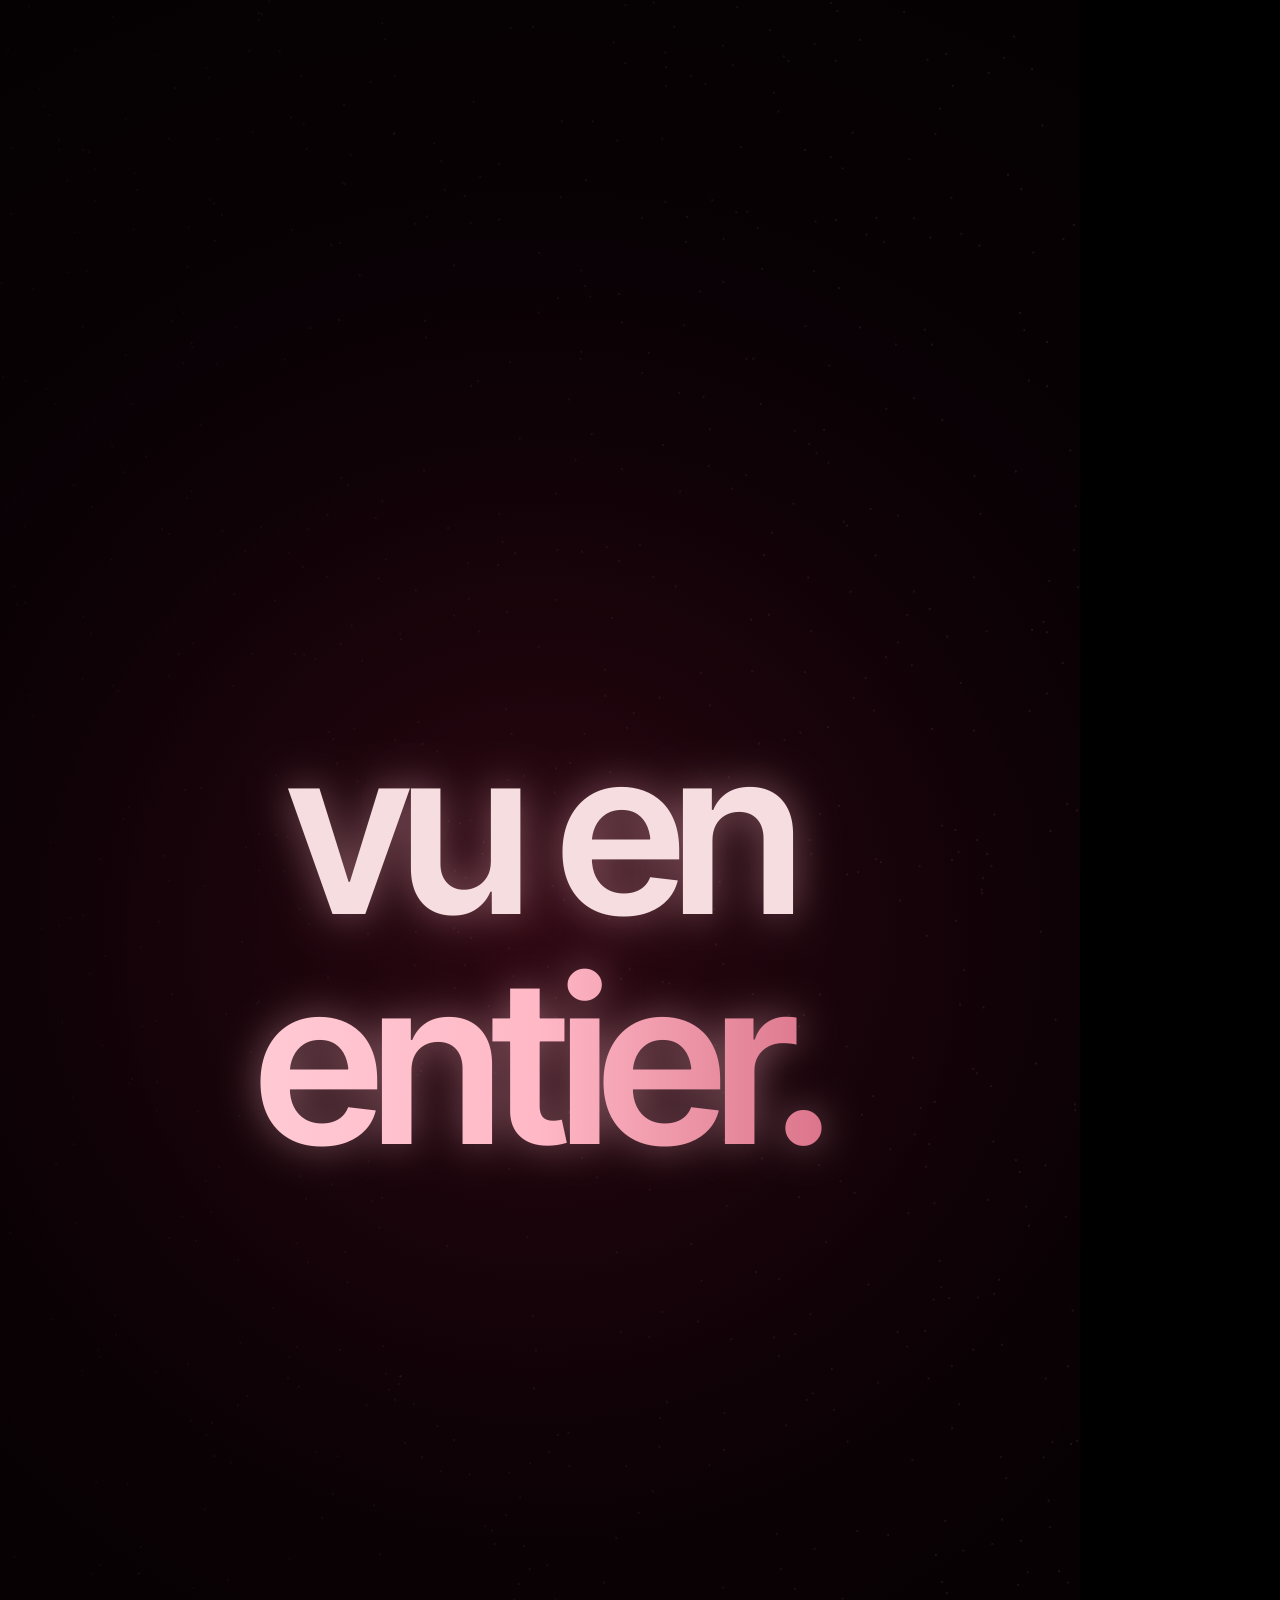
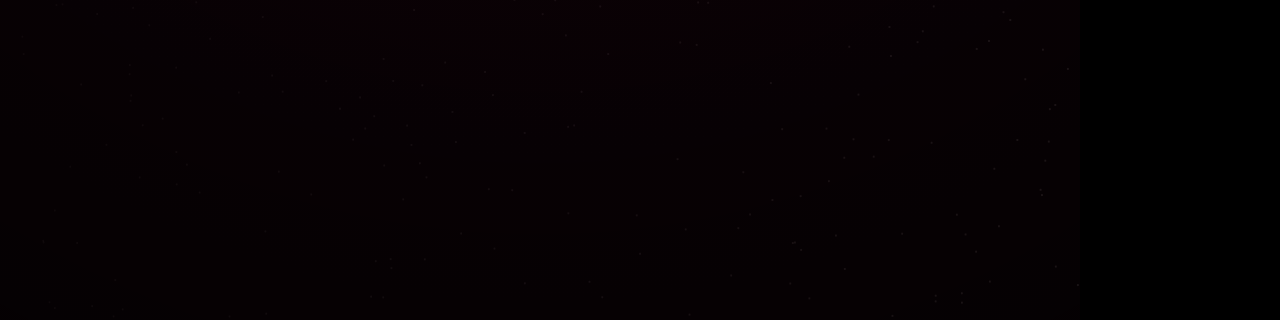
<file: miri/teaser-2026.html>
<!doctype html>
<html><head><meta charset="utf-8">
<link href="https://fonts.googleapis.com/css2?family=Inter+Tight:wght@400;500;600&family=JetBrains+Mono:wght@400;500&display=swap" rel="stylesheet">
<style>html,body{margin:0;background:#000}canvas{display:block}</style>
</head><body>
<canvas id="c" width="1080" height="1920"></canvas>
<script>
const W = 1080, H = 1920, c = document.getElementById('c'), x = c.getContext('2d');
const C = { bg:'#14020A', b:'#5B0F22', b2:'#8E2B44', r:'#F5DDE0', rg:'#FFB8C6', deep:'#C9516C' };
const SANS = '"Inter Tight","Inter Display",Inter,sans-serif', MONO = '"JetBrains Mono","DejaVu Sans Mono",monospace';
const clamp = (v, a=0, b=1) => Math.max(a, Math.min(b, v));
const eo = t => 1 - Math.pow(1 - clamp(t), 3);
const eio = t => { t = clamp(t); return t < .5 ? 4*t*t*t : 1 - Math.pow(-2*t+2, 3)/2; };
let seed = 7; const rnd = () => { seed |= 0; seed = seed + 0x6D2B79F5 | 0; let t = Math.imul(seed ^ seed >>> 15, 1 | seed); t = t + Math.imul(t ^ t >>> 7, 61 | t) ^ t; return ((t ^ t >>> 14) >>> 0) / 4294967296; };

/* ---------- Corps en particules ---------- */
const pts = [];
const cap = (a, b, r0, r1, n, zs=.8) => {
  const ax=[b[0]-a[0],b[1]-a[1],b[2]-a[2]], L=Math.hypot(...ax)||1, d=ax.map(v=>v/L);
  let u = Math.abs(d[1])<.9 ? [d[2],0,-d[0]] : [1,0,0]; const ul=Math.hypot(...u); u=u.map(v=>v/ul);
  const v=[d[1]*u[2]-d[2]*u[1], d[2]*u[0]-d[0]*u[2], d[0]*u[1]-d[1]*u[0]];
  for (let i=0;i<n;i++){ const t=rnd(), th=rnd()*6.283, r=r0+(r1-r0)*t, cx=Math.cos(th)*r, sy=Math.sin(th)*r;
    pts.push([a[0]+ax[0]*t+u[0]*cx+v[0]*sy, a[1]+ax[1]*t+u[1]*cx+v[1]*sy, (a[2]+ax[2]*t+u[2]*cx+v[2]*sy)*zs]); }
};
const ell = (c0, rx, ry, rz, n) => { for (let i=0;i<n;i++){ const y=1-2*rnd(), r=Math.sqrt(1-y*y), th=rnd()*6.283; pts.push([c0[0]+Math.cos(th)*r*rx, c0[1]+y*ry, c0[2]+Math.sin(th)*r*rz]); } };
ell([0,.83,0],.095,.12,.105,420); cap([0,.64,0],[0,.73,0],.045,.042,80,1); cap([0,.55,0],[0,.16,0],.19,.135,900,.62);
cap([-.2,.57,0],[.2,.57,0],.06,.06,200,1); cap([0,.17,0],[0,-.02,0],.135,.16,380,.65);
for (const s of [-1,1]) { cap([s*.23,.56,0],[s*.29,.28,.02],.055,.042,220,1); cap([s*.29,.28,.02],[s*.33,.02,.06],.042,.03,180,1); ell([s*.34,-.05,.07],.03,.05,.022,60);
  cap([s*.085,-.02,0],[s*.1,-.46,0],.085,.055,400,1); cap([s*.1,-.46,0],[s*.11,-.88,-.01],.055,.035,300,1); cap([s*.11,-.91,-.02],[s*.115,-.93,.09],.035,.03,60,1); }

function darkBg(glow=1) {
  x.fillStyle = C.bg; x.fillRect(0,0,W,H);
  const g = x.createRadialGradient(W/2,H*.45,0,W/2,H*.45,W*.9);
  g.addColorStop(0,`rgba(142,43,68,${.42*glow})`); g.addColorStop(1,'rgba(20,2,10,0)');
  x.fillStyle = g; x.fillRect(0,0,W,H);
  x.strokeStyle = 'rgba(245,221,224,.035)'; x.lineWidth = 1;
  for (let i=0;i<=W;i+=90){ x.beginPath(); x.moveTo(i,0); x.lineTo(i,H); x.stroke(); }
  for (let j=0;j<=H;j+=90){ x.beginPath(); x.moveTo(0,j); x.lineTo(W,j); x.stroke(); }
}
function corners(a=1) {
  x.strokeStyle = `rgba(245,221,224,${.4*a})`; x.lineWidth = 2; const m=60, s=44;
  [[m,m,1,1],[W-m,m,-1,1],[m,H-m,1,-1],[W-m,H-m,-1,-1]].forEach(([px,py,dx,dy])=>{ x.beginPath(); x.moveTo(px,py+dy*s); x.lineTo(px,py); x.lineTo(px+dx*s,py); x.stroke(); });
}
function mono(txt, px, py, size=26, col=C.r, align='center', a=1) {
  x.save(); x.globalAlpha = a; x.font = `500 ${size}px ${MONO}`; x.letterSpacing = `${size*.18}px`; x.fillStyle = col; x.textAlign = align; x.textBaseline='middle'; x.fillText(txt.toUpperCase(), px, py); x.restore();
}
function drawBody(t, cx, cy, R, alpha=1) {
  const ay = .4 + t*.7, sy=Math.sin(ay), cyy=Math.cos(ay), ax=.08, sx=Math.sin(ax), cxx=Math.cos(ax);
  const scan = Math.sin(t*1.9)*.95;
  x.strokeStyle = `rgba(245,221,224,${.16*alpha})`; x.lineWidth = 2;
  [.32,.46,.62].forEach(k=>{ x.beginPath(); x.ellipse(cx, cy+.97*R, R*k, R*k*.16, 0, 0, 6.283); x.stroke(); });
  for (const [px,py,pz] of pts) {
    let X = px*cyy - pz*sy, Z = px*sy + pz*cyy, Y = py*cxx - Z*sx; Z = py*sx + Z*cxx;
    const dep = clamp((Z+.3)/.6), near = Math.abs(py-scan) < .022;
    x.fillStyle = near ? `rgba(255,184,198,${.95*alpha})` : `rgba(245,221,224,${(.22+dep*.65)*alpha})`;
    const s = near ? 4.2 : 1.6 + dep*1.8;
    x.fillRect(cx+X*R-s/2, cy-Y*R-s/2, s, s);
  }
  const yS = cy - scan*R;
  x.save(); x.shadowColor='rgba(255,184,198,.9)'; x.shadowBlur=30; x.strokeStyle=`rgba(255,184,198,${.7*alpha})`; x.lineWidth=3;
  x.beginPath(); x.ellipse(cx, yS, R*.42, R*.06, 0, 0, 6.283); x.stroke(); x.restore();
}

/* ---------- Œil ---------- */
function eye(lt) {
  blackBg(.9);
  const s = 1 + lt*.06, cx = W/2, cy = H/2;
  x.save(); x.translate(cx,cy); x.scale(s,s);
  const ew = 440, eh = 250;
  const open = eio(lt/.5);
  x.save(); x.scale(1, .15 + .85*open);
  x.shadowColor='rgba(255,184,198,.7)'; x.shadowBlur=30; x.lineWidth=7;
  const g = x.createLinearGradient(-ew,-eh,ew,eh); g.addColorStop(0,'#FFD3DC'); g.addColorStop(.55,C.rg); g.addColorStop(1,C.deep);
  x.strokeStyle = g;
  x.beginPath(); x.moveTo(-ew,0); x.bezierCurveTo(-ew*.6,-eh*1.05, ew*.6,-eh*1.05, ew,0); x.bezierCurveTo(ew*.6,eh*1.05,-ew*.6,eh*1.05,-ew,0); x.closePath(); x.stroke();
  x.restore();
  x.globalAlpha = open;
  const br = 1 + .06*Math.sin(lt*3.2);
  const rg = x.createRadialGradient(0,0,0,0,0,200*br); rg.addColorStop(0,'rgba(255,184,198,.85)'); rg.addColorStop(.55,'rgba(201,81,108,.3)'); rg.addColorStop(1,'rgba(201,81,108,0)');
  x.fillStyle = rg; x.beginPath(); x.arc(0,0,200*br,0,6.283); x.fill();
  x.lineWidth = 5; x.strokeStyle = C.rg; x.beginPath(); x.arc(0,0,150,0,6.283); x.stroke();
  x.lineWidth = 2; x.strokeStyle = 'rgba(245,221,224,.45)'; x.beginPath(); x.arc(0,0,105,0,6.283); x.stroke();
  // anneau de points qui tourne
  for (let i=0;i<40;i++){ const a=i/40*6.283+lt*.5; x.fillStyle='rgba(255,184,198,.8)'; x.beginPath(); x.arc(Math.cos(a)*180,Math.sin(a)*180,4,0,6.283); x.fill(); }
  x.shadowColor='rgba(255,184,198,.9)'; x.shadowBlur=40; x.fillStyle=C.rg; x.beginPath(); x.arc(0,0,46,0,6.283); x.fill();
  x.fillStyle = C.bg; x.shadowBlur=0; x.beginPath(); x.arc(0,0,22,0,6.283); x.fill();
  const sy = Math.sin(lt*2.6)*120;
  x.shadowColor='rgba(255,184,198,1)'; x.shadowBlur=24; x.strokeStyle=C.rg; x.lineWidth=4; x.beginPath(); x.moveTo(-260,sy); x.lineTo(260,sy); x.stroke();
  x.restore();
  mono('Scan rétinien', W/2, H*.72, 26, C.rg, 'center', clamp(lt/.6));
  corners(clamp(lt/.4));
}

/* ---------- Électrocardiogramme ---------- */
function ecg(lt) {
  blackBg(.7);
  const y0 = H*.5, amp = 220, per = 520;
  const beat = u => { const k = ((u % per)+per)%per / per;
    if (k<.36) return 0; if (k<.40) return -.12*Math.sin((k-.36)/.04*Math.PI);
    if (k<.44) return 0; if (k<.46) return .18; if (k<.49) return -1; if (k<.52) return .45; if (k<.56) return 0;
    if (k<.68) return -.2*Math.sin((k-.56)/.12*Math.PI); return 0; };
  const head = eo(lt/1.4) * (W+80) - 40;
  x.save(); x.shadowColor='rgba(255,184,198,.95)'; x.shadowBlur=26; x.lineWidth=7; x.lineJoin='round'; x.lineCap='round';
  const g = x.createLinearGradient(0,0,W,0); g.addColorStop(0,'rgba(255,184,198,0)'); g.addColorStop(.35,C.rg); g.addColorStop(1,'#FFD3DC'); x.strokeStyle=g;
  x.beginPath(); for (let px=-40; px<=head; px+=4){ const py = y0 + beat(px+40)*amp; px===-40 ? x.moveTo(px,py) : x.lineTo(px,py); } x.stroke();
  x.fillStyle='#fff'; x.beginPath(); x.arc(head, y0+beat(head+40)*amp, 10, 0, 6.283); x.fill(); x.restore();
  const bpm = 60 + Math.round(3*Math.sin(lt*5));
  x.save(); x.globalAlpha = clamp((lt-.3)/.4); x.font = `500 200px ${MONO}`; x.letterSpacing='-6px'; x.fillStyle=C.r; x.textAlign='center';
  x.shadowColor='rgba(255,184,198,.5)'; x.shadowBlur=30; x.fillText(String(bpm), W/2, H*.3); x.restore();
  mono('BPM · Rythme cardiaque', W/2, H*.3+60, 26, C.rg, 'center', clamp((lt-.3)/.4));
  corners();
}


/* ---------- Mystère : outils ---------- */
const GL = 'ABCDEFGHIJKLMNOPQRSTUVWXYZ0123456789#%&*+=?/<>ミリ';
const hash = (a, b) => { let h = (a * 374761393 + b * 668265263) | 0; h = (h ^ (h >>> 13)) * 1274126177; return ((h ^ (h >>> 16)) >>> 0) / 4294967296; };
let FRAME = 0;
function dec(str, p, salt=0) { const n = str.length; return [...str].map((ch, i) => (ch === ' ' || i / n < p) ? ch : GL[Math.floor(hash(i + salt * 97, Math.floor(FRAME / 2)) * GL.length)]).join(''); }
function blackBg(glow=.6) {
  x.fillStyle = '#0A0105'; x.fillRect(0,0,W,H);
  const g = x.createRadialGradient(W/2,H*.48,0,W/2,H*.48,W*.8); g.addColorStop(0,`rgba(91,15,34,${.5*glow})`); g.addColorStop(1,'rgba(10,1,5,0)');
  x.fillStyle = g; x.fillRect(0,0,W,H);
}
function vignette() { const g = x.createRadialGradient(W/2,H/2,W*.35,W/2,H/2,H*.75); g.addColorStop(0,'rgba(0,0,0,0)'); g.addColorStop(1,'rgba(0,0,0,.75)'); x.fillStyle=g; x.fillRect(0,0,W,H); }
function grain() { for (let i=0;i<900;i++){ const r = hash(i, FRAME); const r2 = hash(i+5000, FRAME); x.fillStyle = `rgba(245,221,224,${.03 + r*.05})`; x.fillRect(r*W, r2*H, 2, 2); } }
function bigText(lines, lt, opts={}) {
  const size = opts.size || 112, lh = size*1.08; x.font = `500 ${size}px ${SANS}`; x.letterSpacing = `${-size*.04}px`; x.textAlign='center'; x.textBaseline='alphabetic';
  const y0 = (opts.y || H/2) - lines.length*lh/2 + size*.8;
  lines.forEach((ln, i) => {
    const p = clamp((lt - (opts.start||.1) - i*.35)/.7); if (p <= 0) return;
    const txt = dec(ln, p, i+1);
    x.save(); x.globalAlpha = Math.min(1, p*3);
    if (opts.grad && i === lines.length-1) { const g = x.createLinearGradient(W*.2,0,W*.8,0); g.addColorStop(0,'#FFD3DC'); g.addColorStop(.5,C.rg); g.addColorStop(1,C.deep); x.fillStyle=g; } else x.fillStyle = C.r;
    x.shadowColor = 'rgba(255,184,198,.35)'; x.shadowBlur = 24; x.fillText(txt, W/2, y0 + i*lh); x.restore();
  });
}
function bodyLit(t, cx, cy, R, lx, ly, LR, alpha=1) {
  const ay = .4 + t*.6, sy=Math.sin(ay), cyy=Math.cos(ay), ax=.08, sx=Math.sin(ax), cxx=Math.cos(ax);
  for (const [px,py,pz] of pts) {
    let X = px*cyy - pz*sy, Z = px*sy + pz*cyy, Y = py*cxx - Z*sx; Z = py*sx + Z*cxx;
    const dep = clamp((Z+.3)/.6), X2 = cx+X*R, Y2 = cy-Y*R, lit = Math.max(0, 1 - Math.hypot(X2-lx, Y2-ly)/LR);
    const a = (.07 + dep*.13 + lit*lit*.85) * alpha; if (a < .02) continue;
    x.fillStyle = lit > .6 ? `rgba(255,200,212,${a})` : `rgba(245,221,224,${a})`;
    const s = 1.6 + dep*1.6 + lit*1.4; x.fillRect(X2-s/2, Y2-s/2, s, s);
  }
  const g = x.createRadialGradient(lx,ly,0,lx,ly,LR); g.addColorStop(0,`rgba(255,184,198,${.12*alpha})`); g.addColorStop(1,'rgba(255,184,198,0)'); x.fillStyle=g; x.beginPath(); x.arc(lx,ly,LR,0,6.283); x.fill();
}
function glitch(amount) {
  if (amount <= 0) return;
  off.getContext('2d').drawImage(c,0,0); const o = off;
  for (let i=0;i<14;i++){ const y = hash(i, FRAME)*H, h = 20 + hash(i+50, FRAME)*120, dx = (hash(i+99, FRAME)-.5)*120*amount;
    x.drawImage(o, 0, y, W, h, dx, y, W, h); }
  x.save(); x.globalCompositeOperation = 'lighter'; x.globalAlpha = .25*amount; x.drawImage(o, 8*amount, 0); x.restore();
}
const off = document.createElement('canvas'); off.width = W; off.height = H;

/* ---------- Outils rapides ---------- */
function punch(lt, d=.35) { const p = eo(lt/d); return 1.12 - .12*p; }
function slam(word, lt, opts={}) {
  const size = opts.size || 230; const sc = punch(lt, .3);
  x.save(); x.translate(W/2, opts.y || H/2); x.scale(sc, sc);
  x.font = `600 ${size}px ${SANS}`; x.letterSpacing = `${-size*.05}px`; x.textAlign='center'; x.textBaseline='middle';
  if (opts.grad) { const g = x.createLinearGradient(-W*.4,0,W*.4,0); g.addColorStop(0,'#FFD3DC'); g.addColorStop(.5,C.rg); g.addColorStop(1,C.deep); x.fillStyle = g; } else x.fillStyle = C.r;
  x.shadowColor = 'rgba(255,184,198,.45)'; x.shadowBlur = 40; x.globalAlpha = clamp(lt/.06);
  x.fillText(word, 0, 0); x.restore();
}
function label(txt, lt, y) { mono(txt, W/2, y || H*.62, 26, C.rg, 'center', clamp((lt-.08)/.15)); }
function hud(lt) { corners(.7); mono('MIRI · Scan ' + String(Math.min(99, Math.floor(lt*70))).padStart(2,'0') + '%', 110, 290, 22, C.rg, 'left', .75); }
function wipe(lt) { // balayage lumineux à chaque coupe
  if (lt > .22) return; const y = eio(lt/.22) * (H + 200) - 100;
  const g = x.createLinearGradient(0, y-160, 0, y); g.addColorStop(0,'rgba(255,184,198,0)'); g.addColorStop(1,'rgba(255,184,198,.35)');
  x.fillStyle = g; x.fillRect(0, y-160, W, 160);
  x.fillStyle = '#FFE3EA'; x.shadowColor = 'rgba(255,184,198,1)'; x.shadowBlur = 30; x.fillRect(0, y-2, W, 4); x.shadowBlur = 0;
}
function rings(lt, cx, cy, n=4, base=120) {
  for (let i=0;i<n;i++){ const r = base + i*90 + (lt*120 % 90); x.strokeStyle = `rgba(245,221,224,${.35 - i*.07})`; x.lineWidth = 2; x.beginPath(); x.arc(cx, cy, r, 0, 6.283); x.stroke(); }
  const a = lt*3; x.strokeStyle = C.rg; x.lineWidth = 5; x.lineCap='round'; x.beginPath(); x.arc(cx, cy, base+90, a, a+1.1); x.stroke();
}
function flow(lt) { // particules qui montent (sang)
  for (let i=0;i<500;i++){ const px = hash(i,1)*W, sp = 200 + hash(i,2)*700, py = H - ((lt*sp + hash(i,3)*H) % (H+40)); const r = 2 + hash(i,4)*4;
    x.fillStyle = `rgba(255,${150+Math.floor(hash(i,5)*60)},${170+Math.floor(hash(i,6)*40)},${.25+hash(i,7)*.5})`; x.beginPath(); x.arc(px + Math.sin(lt*2+i)*14, py, r, 0, 6.283); x.fill(); }
}

/* ---------- Scènes ---------- */
const S = {
  open: lt => { blackBg(.9); bodyLit(lt*2.2, W/2, H*.5, 680, W/2, H*.5 - Math.sin(lt*3)*500, 520); hud(lt); },
  w1:   lt => { blackBg(.7); slam('Votre', lt); },
  w2:   lt => { blackBg(.8); bodyLit(lt*2+1, W/2, H*.55, 900, W/2, H*.4, 500, .5); slam('corps,', lt); },
  w3:   lt => { blackBg(.9); slam('vu en', lt, { y: H*.44 }); slam('entier.', lt-.12, { y: H*.56, grad: true }); },
  ecgF: lt => { ecg(lt*1.8 + .3); },
  peau: lt => { blackBg(.8); bodyLit(lt*2+3, W/2, H*1.02, 1500, W/2, H*.35 + lt*300, 600, .9); slam('Peau', lt, { y: H*.5 }); label('Imagerie du corps entier', lt, H*.58); hud(lt); },
  coeur:lt => { ecg(lt*2 + 1); x.fillStyle='rgba(10,1,5,.55)'; x.fillRect(0,0,W,H); slam('Cœur', lt, { y: H*.5 }); label('ECG · Tension', lt, H*.58); },
  sang: lt => { blackBg(.7); flow(lt); slam('Sang', lt, { y: H*.5 }); label('Analysé sur place', lt, H*.58); },
  med:  lt => { blackBg(.8); rings(lt, W/2, H*.5); slam('Médecin', lt, { y: H*.5, size: 200 }); label('Résultats expliqués le jour même', lt, H*.58); },
  stat1:lt => { blackBg(.8); const n = Math.min(60, Math.floor(eo(lt/.5)*60)); slam(n + ' min', lt, { size: 250, grad: true }); label('Pour tout savoir', lt, H*.6); },
  stat2:lt => { blackBg(.8); slam('0', lt, { size: 340 }); label('Salle d\'attente', lt, H*.61); },
  mont: lt => { const k = Math.floor(lt/.11) % 4;
    if (k===0) { blackBg(.7); bodyLit(lt*5, W/2, H*.5, 700, W/2, H*.3, 500); }
    if (k===1) { ecg(lt*3 + 1); }
    if (k===2) { blackBg(.7); flow(lt*2); }
    if (k===3) { blackBg(.8); rings(lt*2, W/2, H/2, 5, 80); } },
  line: lt => { blackBg(.8); const L = ['Tout ce qu\'un', 'check-up classique', 'ne voit pas.'];
    x.font = `600 104px ${SANS}`; x.letterSpacing = '-4px'; x.textAlign='center'; x.textBaseline='alphabetic';
    L.forEach((l,i) => { const p = eo((lt - i*.18)/.25); if (p<=0) return; x.save(); x.globalAlpha=p; x.translate(0,(1-p)*60);
      if (i===2) { const g = x.createLinearGradient(W*.2,0,W*.8,0); g.addColorStop(0,'#FFD3DC'); g.addColorStop(1,C.deep); x.fillStyle=g; } else x.fillStyle=C.r;
      x.shadowColor='rgba(255,184,198,.35)'; x.shadowBlur=30; x.fillText(l, W/2, H*.43 + i*118); x.restore(); }); },
  jourj:lt => { blackBg(.8); rings(lt*.6, W/2, H/2, 3, 260); slam('Jour J', lt, { size: 250, grad: true }); label('Vos résultats, expliqués', lt, H*.6); },
  paris:lt => { blackBg(.9); bodyLit(lt*1.5+7, W/2, H*.52, 760, W/2, H*.52 - Math.sin(lt*4)*420, 520, .45); slam('Paris.', lt, { size: 260 }); label('Pré-lancement', lt, H*.6); },
  ask:  lt => { blackBg(.9); slam('Vous en', lt, { y: H*.45, size: 200 }); slam('serez ?', lt-.15, { y: H*.555, size: 200, grad: true }); },
  end:  lt => { blackBg(1); bodyLit(lt*.8+5, W/2, H*.34, 470, W/2, H*.34 - Math.sin(lt*1.5)*330, 420, .8);
    // MIRI révélé par une ligne de scan
    const rev = eio(lt/.7), y0 = H*.62 - 150, y1 = H*.62 + 30, yy = y0 + (y1-y0)*rev;
    x.save(); x.beginPath(); x.rect(0, 0, W, yy); x.clip();
    x.fillStyle=C.r; x.font=`600 200px ${SANS}`; x.letterSpacing='44px'; x.textAlign='center'; x.shadowColor='rgba(255,184,198,.55)'; x.shadowBlur=44; x.fillText('MIRI', W/2+22, H*.62); x.restore();
    if (rev < 1) { x.fillStyle='#FFE3EA'; x.shadowColor='rgba(255,184,198,1)'; x.shadowBlur=30; x.fillRect(W*.15, yy-2, W*.7, 4); x.shadowBlur=0; }
    mono('Pré-lancement · Paris', W/2, H*.62+70, 26, C.rg, 'center', clamp((lt-.6)/.3));
    const p3 = eo((lt-.9)/.4);
    if (p3>0){ x.save(); x.globalAlpha=p3; const bw=640,bh=104,bx=W/2-bw/2,by=H*.69;
      x.shadowColor='rgba(255,184,198,.7)'; x.shadowBlur=40; x.fillStyle=C.r; x.beginPath(); x.roundRect(bx,by,bw,bh,52); x.fill();
      x.shadowBlur=0; x.fillStyle='#14020A'; x.font=`500 38px ${SANS}`; x.letterSpacing='0px'; x.textAlign='center'; x.textBaseline='middle'; x.fillText('Demander une invitation · lien en bio', W/2, by+bh/2+2); x.restore(); }
    corners(.6); }
};
const PLAN = [['open',1.5],['w1',.55],['w2',.55],['w3',.9],['ecgF',.7],['peau',.7],['coeur',.7],['sang',.7],['med',.7],['stat1',.85],['stat2',.7],['jourj',.8],['mont',.9],['line',1.6],['paris',.9],['ask',1.1],['end',3.4]];
const SCENES = []; { let t = 0; for (const [k,d] of PLAN) { SCENES.push([t, t+d, S[k]]); t += d; } }
const DURATION = SCENES[SCENES.length-1][1];
function draw(t) {
  FRAME = Math.round(t*30);
  x.setTransform(1,0,0,1,0,0); x.globalAlpha=1; x.shadowBlur=0; x.textAlign='left'; x.letterSpacing='0px'; x.globalCompositeOperation='source-over';
  const s = SCENES.find(([a,b]) => t>=a && t<b) || SCENES[SCENES.length-1], lt = t - s[0];
  s[2](lt);
  vignette(); grain();
  if (s[0] > 0) wipe(lt);
  if (t < .3) { x.fillStyle = `rgba(0,0,0,${1 - t/.3})`; x.fillRect(0,0,W,H); }
  if (t > DURATION-.4) { x.fillStyle = `rgba(0,0,0,${clamp((t-(DURATION-.4))/.4)})`; x.fillRect(0,0,W,H); }
}
window.ready = Promise.all([document.fonts.load(`500 96px "Inter Tight"`), document.fonts.load(`600 190px "Inter Tight"`), document.fonts.load(`500 26px "JetBrains Mono"`)]).catch(()=>{}).then(()=>document.fonts.ready);
window.draw = draw; window.DURATION = DURATION;
if (!location.search.includes('rec')) { const t0 = performance.now(); const loop = () => { draw(((performance.now()-t0)/1000) % DURATION); requestAnimationFrame(loop); }; window.ready.then(loop); }
</script>
</body></html>
</file>
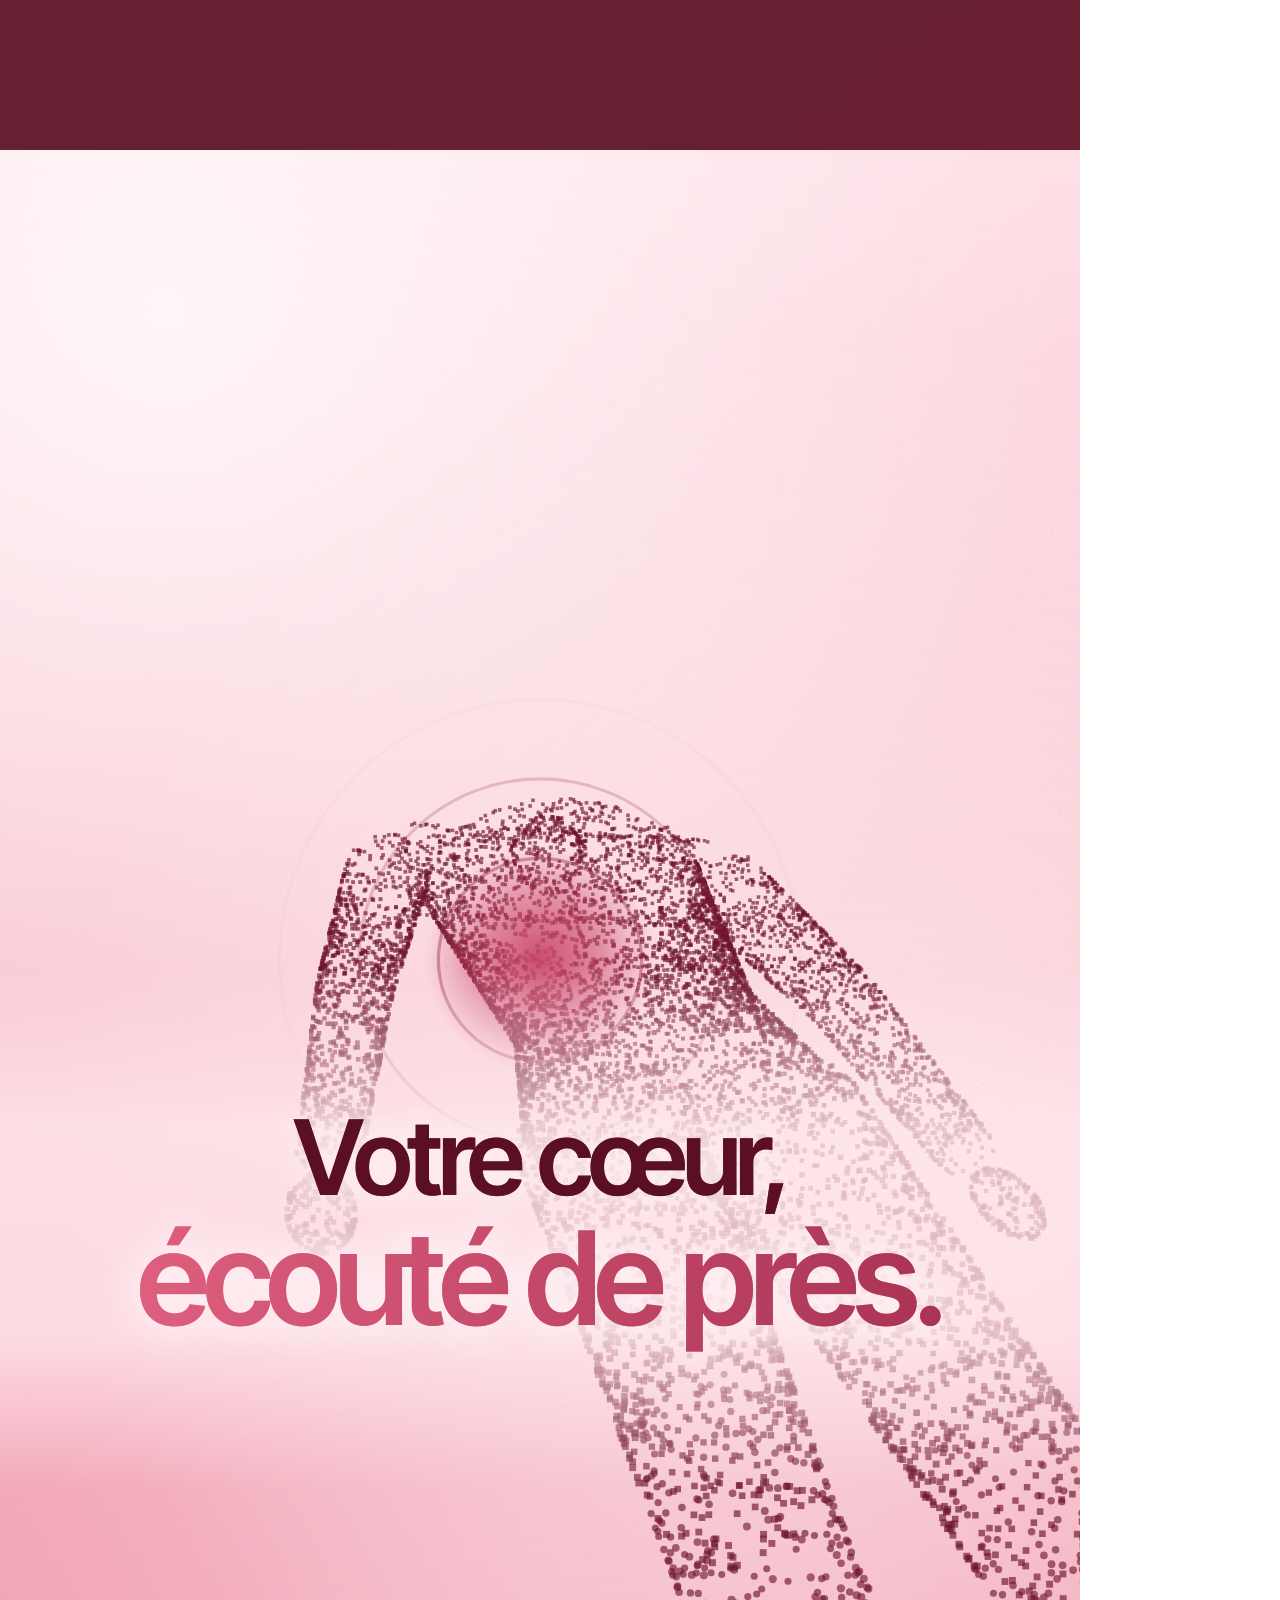
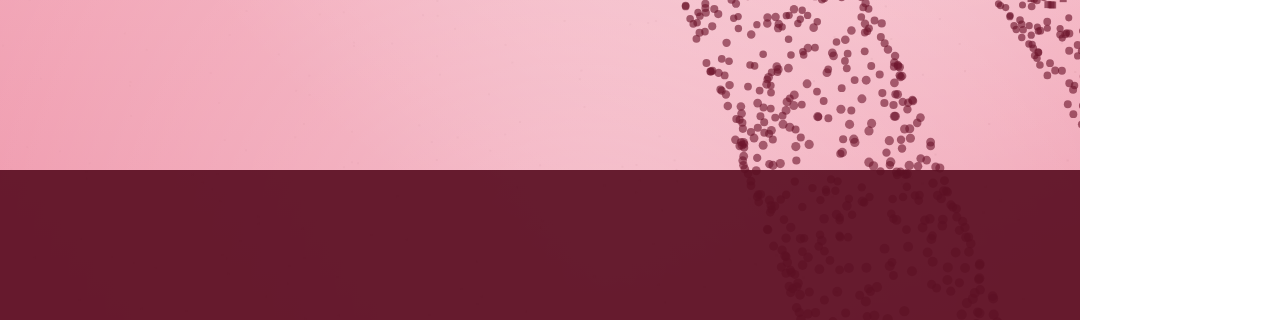
<file: miri/teaser-bande-annonce.html>
<!doctype html>
<html><head><meta charset="utf-8">
<link href="https://fonts.googleapis.com/css2?family=Inter+Tight:wght@400;500;600&family=JetBrains+Mono:wght@400;500&display=swap" rel="stylesheet">
<style>html,body{margin:0;background:#fff}canvas{display:block}</style>
</head><body>
<canvas id="c" width="1080" height="1920"></canvas>
<script>
const W = 1080, H = 1920, c = document.getElementById('c'), x = c.getContext('2d');
const C = { ink:'#5B0F22', hot:'#C9476A' };
const SANS = '"Inter Tight","Inter",sans-serif', MONO = '"JetBrains Mono",monospace';
const clamp = (v,a=0,b=1) => Math.max(a, Math.min(b, v));
const eo = t => 1 - Math.pow(1 - clamp(t), 3);
const ei = t => Math.pow(clamp(t), 3);
const eio = t => { t = clamp(t); return t < .5 ? 4*t*t*t : 1 - Math.pow(-2*t+2, 3)/2; };
const lerp = (a,b,t) => a + (b-a)*t;
const hash = (a,b) => { let h = (a*374761393 + b*668265263) | 0; h = (h ^ (h >>> 13)) * 1274126177; return ((h ^ (h >>> 16)) >>> 0) / 4294967296; };
let seed = 5; const rnd = () => { seed |= 0; seed = seed + 0x6D2B79F5 | 0; let t = Math.imul(seed ^ seed >>> 15, 1 | seed); t = t + Math.imul(t ^ t >>> 7, 61 | t) ^ t; return ((t ^ t >>> 14) >>> 0) / 4294967296; };
const beat = t => { const k = t % 1; return Math.exp(-Math.pow((k-.08)/.05,2)) + .65*Math.exp(-Math.pow((k-.3)/.06,2)); };
let FRAME = 0;

/* ---------- Corps sans tête : nuage de points 3D ---------- */
const pts = [];
const cap = (a, b, r0, r1, n, zs=.8) => { const ax=[b[0]-a[0],b[1]-a[1],b[2]-a[2]], L=Math.hypot(...ax)||1, d=ax.map(v=>v/L);
  let u = Math.abs(d[1])<.9 ? [d[2],0,-d[0]] : [1,0,0]; const ul=Math.hypot(...u); u=u.map(v=>v/ul);
  const v=[d[1]*u[2]-d[2]*u[1], d[2]*u[0]-d[0]*u[2], d[0]*u[1]-d[1]*u[0]];
  for (let i=0;i<n;i++){ const t=rnd(), th=rnd()*6.283, r=r0+(r1-r0)*t, cx=Math.cos(th)*r, sy=Math.sin(th)*r;
    pts.push([a[0]+ax[0]*t+u[0]*cx+v[0]*sy, a[1]+ax[1]*t+u[1]*cx+v[1]*sy, (a[2]+ax[2]*t+u[2]*cx+v[2]*sy)*zs]); } };
const ell = (c0, rx, ry, rz, n) => { for (let i=0;i<n;i++){ const y=1-2*rnd(), r=Math.sqrt(1-y*y), th=rnd()*6.283; pts.push([c0[0]+Math.cos(th)*r*rx, c0[1]+y*ry, c0[2]+Math.sin(th)*r*rz]); } };
cap([0,.62,0],[0,.68,0],.05,.046,160,1);                                     // base du cou seulement
cap([0,.55,0],[0,.16,0],.19,.135,2600,.62); cap([-.2,.57,0],[.2,.57,0],.06,.06,560,1); cap([0,.17,0],[0,-.02,0],.135,.16,1100,.65);
for (const s of [-1,1]) { cap([s*.23,.56,0],[s*.29,.28,.02],.055,.042,640,1); cap([s*.29,.28,.02],[s*.33,.02,.06],.042,.03,520,1); ell([s*.34,-.05,.07],.03,.05,.022,170);
  cap([s*.085,-.02,0],[s*.1,-.46,0],.085,.055,1150,1); cap([s*.1,-.46,0],[s*.11,-.88,-.01],.055,.035,860,1); cap([s*.11,-.91,-.02],[s*.115,-.93,.09],.035,.03,170,1); }
const HEART = [-.045,.44,.06];
const PATHS = [ [[-.045,.44,.05],[-.2,.56,.03],[-.29,.28,.04],[-.33,.0,.07]], [[-.045,.44,.05],[.2,.56,.03],[.29,.28,.04],[.33,.0,.07]], [[-.045,.44,.05],[-.07,.1,.04],[-.1,-.45,.03],[-.11,-.88,.02]], [[-.045,.44,.05],[.07,.1,.04],[.1,-.45,.03],[.11,-.88,.02]] ];
const along = (path, t) => { const n = path.length-1, f = clamp(t)*n, i = Math.min(n-1, Math.floor(f)), k = f - i; return [0,1,2].map(j => lerp(path[i][j], path[i+1][j], k)); };

/* ---------- Caméra 3D en perspective ---------- */
// cam : cible (tx,ty,tz), yaw (tour), pitch (plongée +, contre-plongée -), roll, dist, f (focale en px)
function mkcam(o) { const cy=Math.cos(o.yaw||0), sy=Math.sin(o.yaw||0), cp=Math.cos(o.pitch||0), sp=Math.sin(o.pitch||0), cr=Math.cos(o.roll||0), sr=Math.sin(o.roll||0);
  return { ...o, cy, sy, cp, sp, cr, sr, tx:o.tx||0, ty:o.ty??.1, tz:o.tz||0, dist:o.dist??2.4, f:o.f||1500 }; }
function proj(cam, px, py, pz) { const X0 = px-cam.tx, Y0 = py-cam.ty, Z0 = pz-cam.tz;
  const x1 = X0*cam.cy - Z0*cam.sy, z1 = X0*cam.sy + Z0*cam.cy, y2 = Y0*cam.cp - z1*cam.sp, z2 = Y0*cam.sp + z1*cam.cp, zc = z2 + cam.dist;
  if (zc < .06) return null; const k = cam.f/zc, xs = x1*k, ys = y2*k; return [W/2 + xs*cam.cr - ys*cam.sr, H/2 - (xs*cam.sr + ys*cam.cr), k, zc]; }
const mix = (a, b, t) => { const o = {}; for (const k of new Set([...Object.keys(a), ...Object.keys(b)])) o[k] = lerp(a[k] ?? 0, b[k] ?? 0, t); return o; };
const shake = (T, amt=.006) => ({ yaw: Math.sin(T*7.3)*amt + Math.sin(T*13.1)*amt*.5, pitch: Math.cos(T*8.7)*amt, roll: Math.sin(T*5.9)*amt*.6 });
function camOf(a, b, t, T, sh=.006) { const o = mix(a, b, t), s = shake(T, sh); o.yaw += s.yaw; o.pitch += s.pitch; o.roll = (o.roll||0) + s.roll; return mkcam(o); }

/* ---------- Décor ---------- */
function bg(T, hot=0) {
  const g = x.createLinearGradient(0,0,0,H); g.addColorStop(0,'#FFE6EC'); g.addColorStop(.5,'#F9C3CE'); g.addColorStop(1,'#EE94A9'); x.fillStyle = g; x.fillRect(0,0,W,H);
  [[.3,.25,900,.75],[.75,.6,800,.5],[.45,.9,700,.35]].forEach(([px,py,r,a],i) => { const cx = W*px + Math.sin(T*.9+i*2)*160, cy = H*py + Math.cos(T*.7+i)*180;
    const rg = x.createRadialGradient(cx,cy,0,cx,cy,r); rg.addColorStop(0,`rgba(255,255,255,${a})`); rg.addColorStop(1,'rgba(255,255,255,0)'); x.fillStyle = rg; x.fillRect(0,0,W,H); });
  if (hot) { x.fillStyle = `rgba(255,255,255,${hot})`; x.fillRect(0,0,W,H); }
}
function grain() { for (let i=0;i<900;i++){ const r=hash(i,FRAME), r2=hash(i+7000,FRAME); x.fillStyle=`rgba(91,15,34,${.015+r*.03})`; x.fillRect(r*W, r2*H, 2, 2); } }
function bars(a=1) { x.fillStyle = `rgba(91,15,34,${.92*a})`; x.fillRect(0,0,W,150); x.fillRect(0,H-150,W,150); }   // bandes cinéma

// o.light : hauteur de l'anneau de lumière ; o.rev : 1 = corps révélé (bordeaux), 0 = rose pâle ; o.pass : révèle ce que la lumière a déjà traversé
function body(cam, o={}) {
  const light = o.light ?? 9, band = o.band ?? .07, a0 = o.alpha ?? 1, rev0 = o.rev ?? 1, dir = o.dir ?? 1;
  for (let i=0;i<pts.length;i++) { const p = pts[i], q = proj(cam, p[0], p[1], p[2]); if (!q) continue;
    const X = q[0], Y = q[1]; if (X < -60 || X > W+60 || Y < -60 || Y > H+60) continue;
    const lit = Math.max(0, 1 - Math.abs(p[1]-light)/band), rev = o.pass ? ((p[1]-light)*dir > 0 ? 1 : 0) : rev0;
    let s = clamp(q[2]/700, .5, 60) * 3.2, a = clamp(1.25 - s/26, .08, 1);       // très près = gros et diffus (flou de profondeur)
    if (lit > 0) { s += lit*5; x.fillStyle = `rgba(255,255,255,${(.7+lit*.3)*a0})`; }
    else x.fillStyle = rev ? `rgba(110,22,45,${.82*a*a0})` : `rgba(214,104,130,${.6*a*a0})`;
    if (s > 7) { x.beginPath(); x.arc(X, Y, s/2, 0, 6.283); x.fill(); } else x.fillRect(X-s/2, Y-s/2, s, s);
  }
  if (Math.abs(light) < 1.2) { const cpt = proj(cam, 0, light, 0); if (cpt) { x.save(); x.translate(cpt[0], cpt[1]); x.rotate(-(cam.roll||0)); x.shadowColor='rgba(255,255,255,1)'; x.shadowBlur=50; x.strokeStyle='rgba(255,255,255,.95)'; x.lineWidth=Math.max(3, cpt[2]*.006);
    x.beginPath(); x.ellipse(0, 0, cpt[2]*.5, Math.max(8, Math.abs(cpt[2]*.5*Math.sin(cam.pitch||.12))), 0, 0, 6.283); x.stroke(); x.restore(); } }
}
function heart(T, cam, a=1) { const q = proj(cam, ...HEART); if (!q) return; const [hx,hy,k] = q, b = beat(T*1.3);
  for (let j=0;j<3;j++){ const ph = ((T*1.3 + j/3) % 1), r = k*(.04 + ph*.3); x.strokeStyle = `rgba(142,43,68,${(1-ph)*.6*a})`; x.lineWidth = Math.max(3, k*.004); x.beginPath(); x.arc(hx,hy,r,0,6.283); x.stroke(); }
  const R = k*(.09+b*.06), rg = x.createRadialGradient(hx,hy,0,hx,hy,R*1.6); rg.addColorStop(0,`rgba(201,71,106,${.95*a})`); rg.addColorStop(.55,`rgba(201,71,106,${.5*a})`); rg.addColorStop(1,'rgba(201,71,106,0)'); x.fillStyle = rg; x.beginPath(); x.arc(hx,hy,R*1.6,0,6.283); x.fill(); }
function blood(T, cam, a=1, speed=.6) { PATHS.forEach((path, pi) => { for (let j=0;j<30;j++){ const ph = (T*speed + j/30 + pi*.13) % 1, p = along(path, ph), q = proj(cam, p[0] + Math.sin(j*3+T*5)*.006, p[1], p[2]); if (!q) continue;
  const s = clamp(q[2]*.011, 3, 70); x.fillStyle = `rgba(91,15,34,${clamp(1.1 - s/60, .15, .95)*a})`; x.beginPath(); x.arc(q[0], q[1], s, 0, 6.283); x.fill(); } }); }
function sparks(T, cam, a=1) { for (let i=0;i<90;i++){ const p = pts[(i*131) % pts.length], q = proj(cam, p[0], p[1], p[2]); if (!q) continue; const tw = .5 + .5*Math.sin(T*7 + i*1.7); if (tw < .6) continue;
  const s = clamp(q[2]*.012, 6, 40)*tw; x.save(); x.translate(q[0], q[1]); x.rotate(.785); x.fillStyle = `rgba(255,255,255,${tw*a})`; x.shadowColor='rgba(255,255,255,1)'; x.shadowBlur=20; x.fillRect(-s/2,-1.5,s,3); x.fillRect(-1.5,-s/2,3,s); x.restore(); } }
function callouts(cam, lt) { [[-.2,.3,.1,'Peau',-1],[-.045,.44,.1,'Cœur',1,30],[.31,.1,.07,'Sang',1],[-.1,-.4,.05,'Corps entier',-1]].forEach(([px,py,pz,txt,side,dy],i) => { const p = eo((lt - i*.12)/.3); if (p<=0) return; const q = proj(cam, px,py,pz); if (!q) return;
  const ex = side>0 ? W-140 : 140, ey = q[1] + (dy ?? -70); x.strokeStyle = `rgba(91,15,34,${.85*p})`; x.lineWidth = 2.5; x.beginPath(); x.moveTo(q[0],q[1]); x.lineTo(lerp(q[0],ex,p), lerp(q[1],ey,p)); x.stroke();
  x.fillStyle = C.ink; x.beginPath(); x.arc(q[0],q[1],8,0,6.283); x.fill(); x.save(); x.globalAlpha = p; x.font = `500 30px ${MONO}`; x.letterSpacing='4px'; x.fillStyle = C.ink; x.textAlign = side>0 ? 'right' : 'left'; x.textBaseline='bottom'; x.fillText(txt.toUpperCase(), ex, ey-10); x.restore(); }); }

/* ---------- Texte : les phrases du site ---------- */
function line(txt, lt, y, size, hot=false) { const sc = 1.14 - .14*eo(lt/.28); if (lt <= 0) return;
  x.save(); x.translate(W/2, y); x.scale(sc, sc); x.font = `600 ${size}px ${SANS}`; x.letterSpacing = `${-size*.05}px`; x.textAlign='center'; x.textBaseline='middle'; x.globalAlpha = clamp(lt/.06);
  if (hot) { const g = x.createLinearGradient(-W*.4,0,W*.4,0); g.addColorStop(0,'#E0607F'); g.addColorStop(1,'#A83253'); x.fillStyle = g; } else x.fillStyle = C.ink;
  x.shadowColor='rgba(255,240,243,1)'; x.shadowBlur=36; x.fillText(txt, 0, 0); x.fillText(txt, 0, 0); x.restore(); }
function scrim(y, h, a=.78) { const g = x.createLinearGradient(0,y-h/2,0,y+h/2); g.addColorStop(0,'rgba(255,232,237,0)'); g.addColorStop(.3,`rgba(255,232,237,${a})`); g.addColorStop(.7,`rgba(255,232,237,${a})`); g.addColorStop(1,'rgba(255,232,237,0)'); x.fillStyle = g; x.fillRect(0,y-h/2,W,h); }
function duo(a, b, lt, y=H*.5, sa=110, sb=150) { if (lt > 0) scrim(y, 520, .78*clamp(lt/.15)); line(a, lt, y - sb*.5, sa); line(b, lt - .14, y + sa*.55, sb, true); }
function tag(txt, y, a=1) { x.save(); x.globalAlpha = a; x.font = `500 28px ${MONO}`; x.letterSpacing = '6px'; x.fillStyle = C.ink; x.textAlign='center'; x.textBaseline='middle'; x.fillText(txt.toUpperCase(), W/2, y); x.restore(); }
function veil(a) { x.fillStyle = `rgba(255,232,237,${a})`; x.fillRect(0,0,W,H); }

/* ---------- Plans ---------- */
const S = {
  // contre-plongée depuis les pieds, la caméra monte le long du corps
  montee: (lt,d,T) => { bg(T, .6*(1-eo(lt/.5))); const cam = camOf({ ty:-.85, yaw:-.5, pitch:-.75, dist:.55, f:1100, roll:.12 }, { ty:.42, yaw:.25, pitch:-.28, dist:1.15, f:1100, roll:-.05 }, eio(lt/d), T, .01); body(cam, { rev: 0, light: lerp(-.95, .6, eio(lt/d)), pass: 1, dir: -1 }); bars(); },
  // recul brutal : le corps entier
  entier: (lt,d,T) => { bg(T); const cam = camOf({ ty:.42, yaw:.25, pitch:-.1, dist:.5, f:1300 }, { ty:-.1, yaw:1.3, pitch:.1, dist:3.0, f:1300 }, eo(lt/(d*.7)), T); body(cam, { rev: 1, light: Math.sin(lt*3)*.9 }); veil(.15); if (lt > .15) scrim(H*.5, 560, .75*clamp((lt-.15)/.15)); line('Votre corps,', lt-.15, H*.445, 150); line('vu en entier.', lt-.6, H*.555, 170, true); bars(); },
  // la caméra rase la peau du dos
  peau: (lt,d,T) => { bg(T); const cam = camOf({ tx:0, ty:.46, tz:0, yaw:1.6, pitch:.55, dist:.62, f:900, roll:.3 }, { tx:0, ty:.34, tz:0, yaw:5.6, pitch:.2, dist:.55, f:900, roll:-.2 }, eio(lt/d), T, .012); body(cam, { rev: 0, light: lerp(.62, .12, eio(lt/d)), pass: 1, dir: 1, band: .04 }); sparks(T, cam); duo('Votre peau,', 'vue sous tous les angles.', lt-.1, H*.5, 110, 92); bars(); },
  // vue du dessus qui plonge dans le cœur
  coeur: (lt,d,T) => { bg(T); const cam = camOf({ tx:-.045, ty:.44, tz:.06, yaw:.6, pitch:1.25, dist:1.9, f:1300, roll:.5 }, { tx:-.045, ty:.44, tz:.06, yaw:.05, pitch:.12, dist:.42, f:1300, roll:0 }, eio(lt/d), T, .008); body(cam, { rev: 1, alpha: .8 }); heart(T, cam); duo('Votre cœur,', 'écouté de près.', lt-.1, H*.64, 104, 130); bars(); },
  // travelling le long du bras, avec le sang
  sang: (lt,d,T) => { bg(T); const p = eio(lt/d), a = along(PATHS[1], lerp(.15, .95, p)); const cam = camOf({ tx:a[0], ty:a[1], tz:a[2], yaw:-1.0, pitch:.35, dist:.5, f:1000, roll:-.5 }, { tx:a[0], ty:a[1], tz:a[2], yaw:-.3, pitch:.15, dist:.75, f:1000, roll:-.2 }, p, T, .01); body(cam, { rev: 1, alpha: .55 }); blood(T, cam, 1, .9); duo('Une prise de sang,', 'sans attendre.', lt-.1, H*.5, 92, 136); bars(); },
  // plan large qui tourne, avec les repères
  medecin: (lt,d,T) => { bg(T); const cam = camOf({ ty:-.08, yaw:-.5, pitch:.05, dist:2.9, f:1500, roll:-.04 }, { ty:-.08, yaw:.35, pitch:.12, dist:2.6, f:1500, roll:.03 }, lt/d, T); body(cam, { rev: 1 }); heart(T, cam, .8); if (lt > .1) scrim(H*.232, 560, .78*clamp((lt-.1)/.15)); line('Une consultation', lt-.1, H*.175, 92); line('par un médecin', lt-.22, H*.23, 92); line('qui vous explique.', lt-.34, H*.292, 108, true); callouts(cam, lt-.5); bars(); },
  // montage : un angle par 4 images
  montage: (lt,d,T) => { bg(T); const A = [ { ty:.4, yaw:.3, pitch:-.6, dist:.7, f:1000, roll:.3 }, { ty:-.5, yaw:2.2, pitch:.9, dist:1.2, f:1200, roll:-.4 }, { tx:.3, ty:.1, yaw:-1.2, pitch:.2, dist:.45, f:900, roll:.6 }, { ty:.1, yaw:3.6, pitch:-.2, dist:2.2, f:1500 }, { tx:-.045, ty:.44, yaw:.1, pitch:.3, dist:.5, f:1200, roll:-.2 }, { ty:-.7, yaw:.9, pitch:-.9, dist:.6, f:1000, roll:.2 } ];
    const k = Math.floor(lt/.13) % A.length, cam = mkcam({ ...A[k], dist: A[k].dist * (1 - ((lt%.13)/.13)*.12) }); body(cam, { rev: k%2, light: (k%3===0) ? .3 : 9 }); if (k===4) heart(T, cam); if (k===2) blood(T, cam); bars(); },
  // contre-plongée héroïque, la caméra avance
  phrase: (lt,d,T) => { bg(T, .1); const cam = camOf({ ty:-.2, yaw:-.35, pitch:-.42, dist:2.9, f:1400, roll:-.06 }, { ty:0, yaw:.2, pitch:-.3, dist:2.1, f:1400, roll:.04 }, eo(lt/d), T); body(cam, { rev: 0, light: lerp(-.95, .7, eio(lt/1.5)), pass: 1, dir: -1 }); sparks(T, cam, .7); veil(.12); scrim(H*.475, 640, .8*clamp(lt/.2));
    line("Tout ce qu'un", lt-.1, H*.4, 118); line('check-up classique', lt-.26, H*.47, 118); line('ne voit pas.', lt-.42, H*.55, 150, true); bars(); },
  // plongée finale vers le cœur, jusqu'au blanc
  serez: (lt,d,T) => { bg(T, ei(lt/d)*.9); const cam = camOf({ tx:-.02, ty:.3, yaw:.4, pitch:.1, dist:2.2, f:1300, roll:.1 }, { tx:-.045, ty:.44, tz:.06, yaw:0, pitch:.05, dist:.12, f:1300, roll:0 }, ei(lt/d), T, .01); body(cam, { rev: 1 }); heart(T, cam); scrim(H*.5, 420, .7); line('Vous en serez ?', lt-.1, H*.5, 150, true); bars(1 - ei(lt/d)); },
  fin: (lt,d,T) => { bg(T, .25*(1-eo(lt/.6))); const cam = camOf({ ty:.05, yaw:T*.9, pitch:.12, dist:3.6, f:1500 }, { ty:.05, yaw:T*.9, pitch:.12, dist:3.9, f:1500 }, lt/d, T, .002), up = { ...cam }; x.save(); x.translate(0, -H*.14); body(up, { rev: 1, light: Math.sin(lt*1.7)*.9 }); heart(T, up, .6); x.restore();
    const rev = eio((lt-.2)/.6), y0 = H*.6 - 110, y1 = H*.6 + 110, yy = lerp(y0,y1,rev);
    x.save(); x.beginPath(); x.rect(0,0,W,yy); x.clip(); x.fillStyle = C.ink; x.font = `600 200px ${SANS}`; x.letterSpacing='46px'; x.textAlign='center'; x.textBaseline='middle'; x.fillText('MIRI', W/2+23, H*.6); x.restore();
    if (rev > 0 && rev < 1) { x.save(); x.fillStyle='#fff'; x.shadowColor='rgba(255,255,255,1)'; x.shadowBlur=40; x.fillRect(W*.12, yy-3, W*.76, 6); x.restore(); }
    tag('Pré-lancement · Paris', H*.6 + 150, eo((lt-.8)/.4));
    const p3 = eo((lt-1.2)/.5); if (p3 > 0) { x.save(); x.globalAlpha = p3; const bw=740,bh=110,bx=W/2-bw/2,by=H*.715; x.shadowColor='rgba(91,15,34,.35)'; x.shadowBlur=40; x.shadowOffsetY=14; x.fillStyle=C.ink; x.beginPath(); x.roundRect(bx,by,bw,bh,55); x.fill();
      x.shadowBlur=0; x.shadowOffsetY=0; x.fillStyle='#FFF0F3'; x.font=`500 40px ${SANS}`; x.letterSpacing='0px'; x.textAlign='center'; x.textBaseline='middle'; x.fillText('Demander une invitation · lien en bio', W/2, by+bh/2+2); x.restore(); } }
};
const PLAN = [['montee',1.5],['entier',1.7],['peau',1.4],['coeur',1.4],['sang',1.4],['medecin',1.8],['montage',.8],['phrase',2.0],['serez',1.2],['fin',3.4]];
const SCENES = []; { let t = 0; for (const [k,d] of PLAN) { SCENES.push([t, t+d, S[k], d, k]); t += d; } }
const DURATION = SCENES[SCENES.length-1][1];
function draw(t) {
  FRAME = Math.round(t*30);
  x.setTransform(1,0,0,1,0,0); x.globalAlpha=1; x.shadowBlur=0; x.shadowOffsetY=0; x.letterSpacing='0px';
  const s = SCENES.find(([a,b]) => t>=a && t<b) || SCENES[SCENES.length-1], lt = t - s[0];
  s[2](lt, s[3], t);
  grain();
  if (s[0] > 0 && lt < .1) { x.fillStyle = `rgba(255,255,255,${(s[4]==='fin' ? 1 : .6)*(1-lt/.1)})`; x.fillRect(0,0,W,H); }
  if (t < .3) { x.fillStyle = `rgba(255,255,255,${1 - t/.3})`; x.fillRect(0,0,W,H); }
  if (t > DURATION-.45) { x.fillStyle = `rgba(255,255,255,${clamp((t-(DURATION-.45))/.45)})`; x.fillRect(0,0,W,H); }
}
window.ready = Promise.all([document.fonts.load(`600 200px "Inter Tight"`), document.fonts.load(`500 40px "Inter Tight"`), document.fonts.load(`500 28px "JetBrains Mono"`)]).catch(()=>{}).then(()=>document.fonts.ready);
window.draw = draw; window.DURATION = DURATION;
if (!location.search.includes('rec')) { const t0 = performance.now(); const loop = () => { draw(((performance.now()-t0)/1000) % DURATION); requestAnimationFrame(loop); }; window.ready.then(loop); }
</script>
</body></html>
</file>
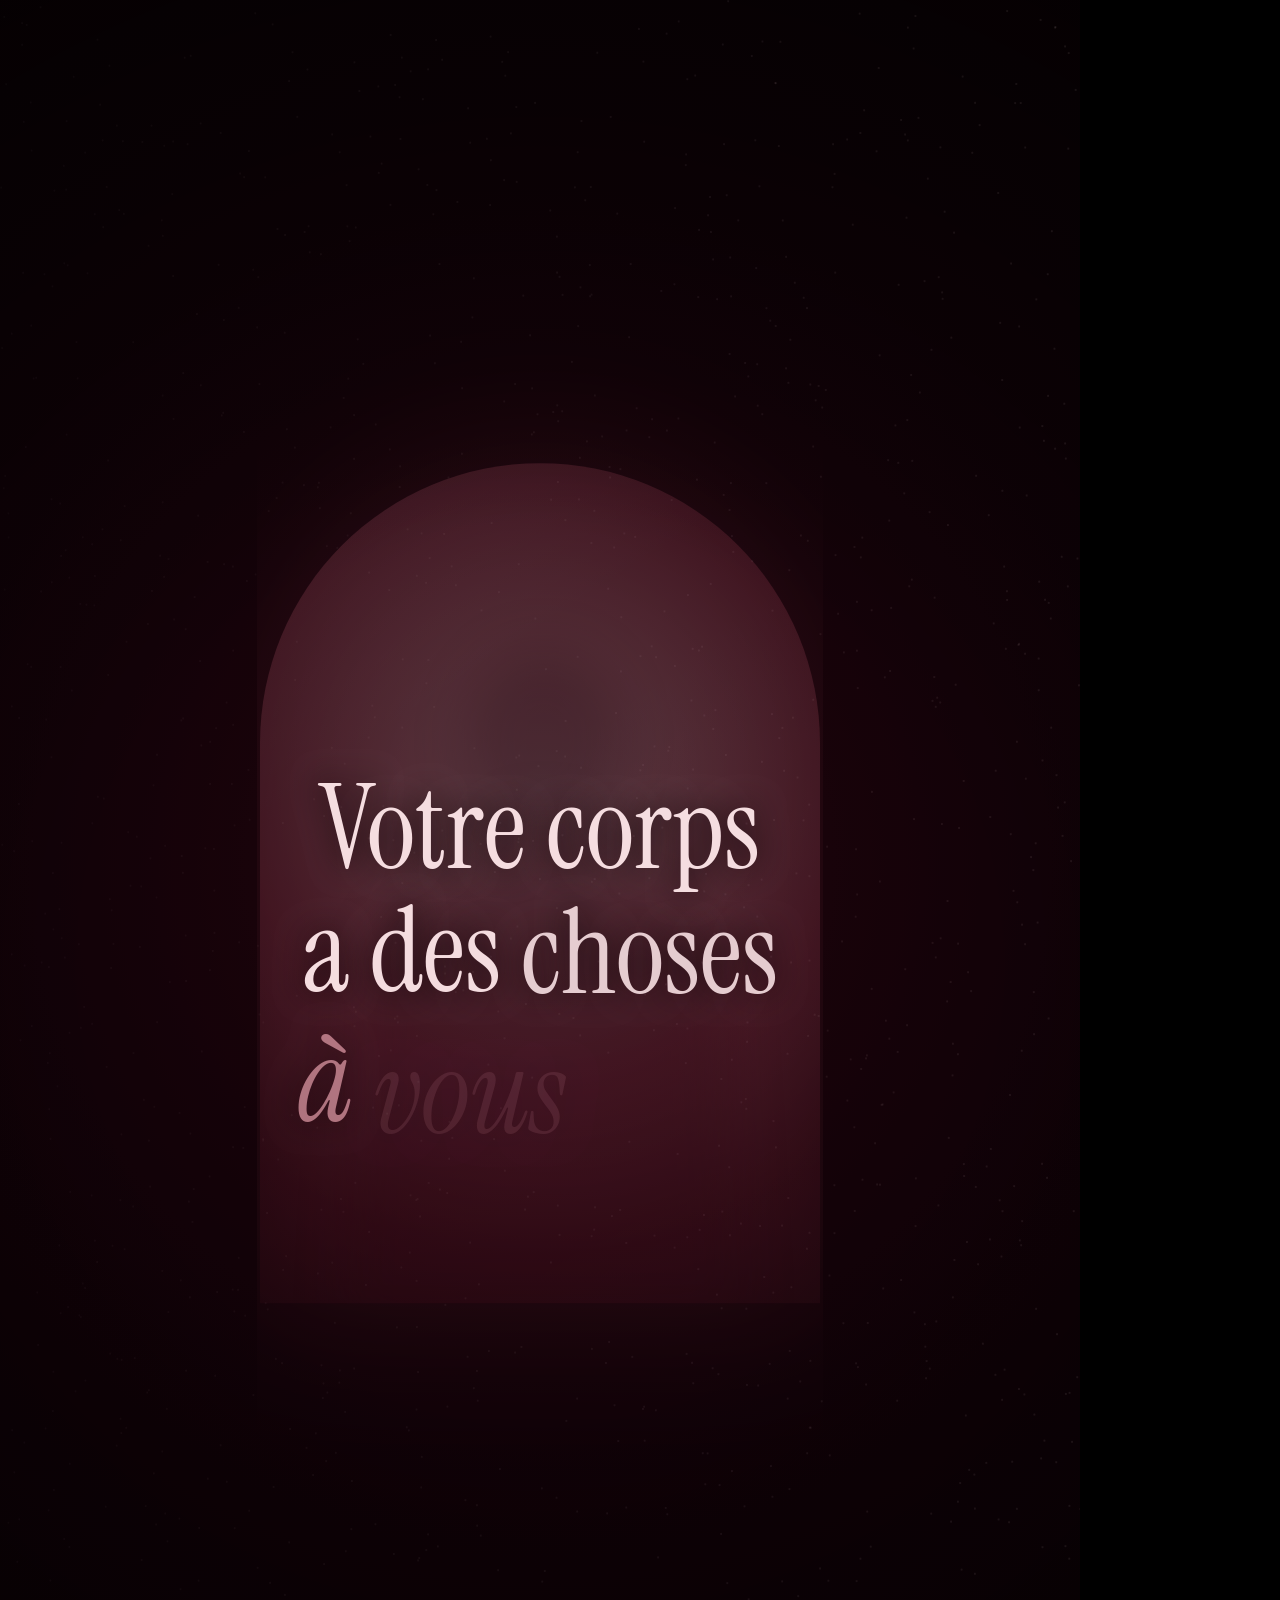
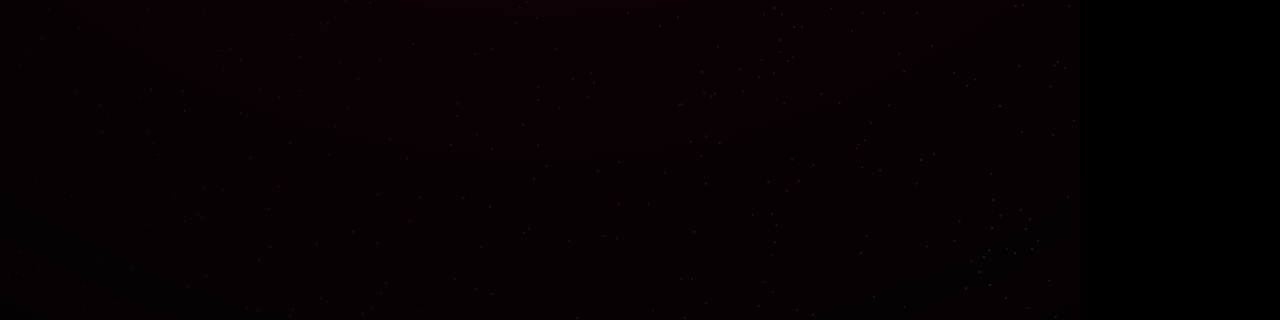
<file: miri/teaser-invitation.html>
<!doctype html>
<html><head><meta charset="utf-8">
<link href="https://fonts.googleapis.com/css2?family=Instrument+Serif:ital@0;1&family=Inter+Tight:wght@400;500&display=swap" rel="stylesheet">
<style>html,body{margin:0;background:#000}canvas{display:block}</style>
</head><body>
<canvas id="c" width="1080" height="1920"></canvas>
<script>
const W = 1080, H = 1920, c = document.getElementById('c'), x = c.getContext('2d');
const C = { night:'#0C0106', wine:'#3E0816', blush:'#F5DDE0', glow:'#F2A9B6' };
const SERIF = '"Instrument Serif",Georgia,serif', SANS = '"Inter Tight",sans-serif';
const clamp = (v,a=0,b=1) => Math.max(a, Math.min(b, v));
const eo = t => 1 - Math.pow(1 - clamp(t), 3);
const eio = t => { t = clamp(t); return t < .5 ? 4*t*t*t : 1 - Math.pow(-2*t+2, 3)/2; };
const hash = (a,b) => { let h = (a*374761393 + b*668265263) | 0; h = (h ^ (h >>> 13)) * 1274126177; return ((h ^ (h >>> 16)) >>> 0) / 4294967296; };
let FRAME = 0;
// battement : deux pulsations rapprochées, comme un cœur
const beat = t => { const k = (t % 1.1) / 1.1; return Math.exp(-Math.pow((k-.08)/.05,2)) + .7*Math.exp(-Math.pow((k-.3)/.06,2)); };

function bg(a=1) {
  x.fillStyle = C.night; x.fillRect(0,0,W,H);
  const g = x.createRadialGradient(W/2,H*.45,0,W/2,H*.45,W*.95); g.addColorStop(0,`rgba(91,15,34,${.55*a})`); g.addColorStop(1,'rgba(12,1,6,0)');
  x.fillStyle = g; x.fillRect(0,0,W,H);
}
function archPath(cx, top, w, h) { const r = w/2; x.beginPath(); x.moveTo(cx-r, top+h); x.lineTo(cx-r, top+r); x.arc(cx, top+r, r, Math.PI, 0); x.lineTo(cx+r, top+h); x.closePath(); }
// o.open : 0 = fente de lumière, 1 = arche entière. o.sharp : netteté de la silhouette. o.fig : présence de la silhouette. o.pulse : battement.
function arch(o) {
  const w = o.w || 560, h = w*1.5, cx = W/2, top = (o.cy || H*.46) - h/2, open = o.open ?? 1, pulse = o.pulse || 0, a = o.alpha ?? 1;
  x.save(); x.globalAlpha = a;
  x.save(); x.beginPath(); x.rect(cx - (w/2)*open - 3, 0, w*open + 6, H); x.clip();
  x.shadowColor = `rgba(201,81,108,${.55 + pulse*.4})`; x.shadowBlur = 140 + pulse*120;
  archPath(cx, top, w, h);
  const g = x.createRadialGradient(cx, top+h*.38, 0, cx, top+h*.38, h*.72);
  g.addColorStop(0, '#FFE6EA'); g.addColorStop(.24, '#F2A9B6'); g.addColorStop(.5, '#C9516C'); g.addColorStop(.78, '#6B1529'); g.addColorStop(1, '#3E0816');
  x.fillStyle = g; x.fill(); x.shadowBlur = 0;
  archPath(cx, top, w, h); x.clip();
  if (pulse > 0) { x.fillStyle = `rgba(255,230,234,${pulse*.22})`; x.fillRect(cx-w, top, w*2, h); }
  const fig = o.fig ?? 1;
  if (fig > 0) {
    const sc = (o.scale || 1) * w/200 * .8, fy = top + h + 14, sway = Math.sin((o.t||0)*.7)*6;
    x.filter = `blur(${Math.max(0, 26 - (o.sharp||0)*20)}px)`; x.globalAlpha = a * fig * (.62 + (o.sharp||0)*.25);
    x.fillStyle = C.wine; x.translate(cx + sway, fy); x.scale(sc, sc);
    x.beginPath(); x.ellipse(0, -258, 34, 40, 0, 0, 6.283); x.fill();
    x.beginPath(); x.moveTo(-16,-224); x.lineTo(16,-224); x.lineTo(16,-202); x.bezierCurveTo(50,-196,74,-180,80,-142); x.lineTo(88,0); x.lineTo(-88,0); x.lineTo(-80,-142); x.bezierCurveTo(-74,-180,-50,-196,-16,-202); x.closePath(); x.fill();
    x.setTransform(1,0,0,1,0,0); x.filter = 'none';
  }
  x.restore();
  // reflet du verre
  x.save(); archPath(cx, top, w, h); x.clip(); const gl = x.createLinearGradient(cx-w/2, top, cx+w/2, top+h); gl.addColorStop(0,'rgba(255,255,255,.16)'); gl.addColorStop(.3,'rgba(255,255,255,0)'); gl.addColorStop(1,'rgba(255,255,255,.05)'); x.globalAlpha = a*open; x.fillStyle = gl; x.fillRect(cx-w/2, top, w, h); x.restore();
  x.restore();
}
function text(lines, lt, o={}) {
  const size = o.size || 118, lh = size*1.04, y0 = (o.y || H/2) - (lines.length-1)*lh/2;
  x.textAlign = 'center'; x.textBaseline = 'middle';
  let wi = 0;
  lines.forEach((ln, i) => {
    const it = ln.startsWith('*'), s = it ? ln.slice(1) : ln;
    x.font = `${it ? 'italic ' : ''}400 ${size}px ${SERIF}`;
    const words = s.split(' '), sp = x.measureText(' ').width, ws = words.map(w => x.measureText(w).width), lw = ws.reduce((a,b)=>a+b,0) + sp*(words.length-1);
    let px = W/2 - lw/2;
    words.forEach((w, k) => {
      const p = eo((lt - (o.start||0) - wi*(o.step ?? .13)) / (o.fade || .5)); wi++;
      if (p > 0) { x.save(); x.globalAlpha = p * (o.alpha ?? 1); x.fillStyle = it ? C.glow : C.blush; x.shadowColor = 'rgba(12,1,6,.9)'; x.shadowBlur = 30; x.textAlign = 'left'; x.fillText(w, px, y0 + i*lh + (1-p)*22); x.restore(); }
      px += ws[k] + sp;
    });
  });
}
function small(txt, y, a=1, italic=true) { x.save(); x.globalAlpha = a; x.font = `${italic?'italic ':''}400 46px ${SERIF}`; x.fillStyle = C.glow; x.textAlign='center'; x.textBaseline='middle'; x.fillText(txt, W/2, y); x.restore(); }
function grain() { for (let i=0;i<1400;i++){ const r=hash(i,FRAME), r2=hash(i+7000,FRAME); x.fillStyle=`rgba(245,221,224,${.025+r*.05})`; x.fillRect(r*W, r2*H, 2, 2); } }
function vignette() { const g = x.createRadialGradient(W/2,H/2,W*.4,W/2,H/2,H*.72); g.addColorStop(0,'rgba(0,0,0,0)'); g.addColorStop(1,'rgba(0,0,0,.8)'); x.fillStyle=g; x.fillRect(0,0,W,H); }

/* ---------- Scènes ---------- */
const S = {
  // une fente de lumière s'ouvre dans le noir
  door: lt => { x.fillStyle = C.night; x.fillRect(0,0,W,H); arch({ open: .012 + eio((lt-.5)/1.9)*.99, fig: clamp((lt-1.6)/.8), t: lt, alpha: eo(lt/.5), pulse: 0 }); },
  hook: lt => { bg(); arch({ t: lt+2.6, alpha: .38, pulse: 0 }); x.fillStyle='rgba(12,1,6,.45)'; x.fillRect(0,0,W,H); text(['Votre corps', 'a des choses', '*à vous dire.'], lt, { start: .1 }); },
  pulse:lt => { bg(); const b = beat(lt + .9); arch({ t: lt+5, pulse: b, scale: 1 + lt*.03, w: 560 + lt*26, sharp: .15 }); small('Depuis longtemps.', H*.82, clamp((lt-.5)/.5)); },
  w:    (lt, word, k) => { bg(.6); arch({ t: k*3, alpha: .3, w: 900, cy: H*.5 + (k%2 ? 120 : -120), fig: 0, pulse: beat(lt+.95)*.6 }); x.fillStyle='rgba(12,1,6,.35)'; x.fillRect(0,0,W,H); text([word], lt, { size: 170, step: 0, fade: .16 }); },
  wait: lt => { bg(); const sh = eio(lt/2.4); arch({ t: lt+9, sharp: sh*.9, scale: 1 + sh*.12, w: 600, pulse: beat(lt+.4)*.35 });
    text(['Quelqu\'un', 'vous attend.'], lt, { y: H*.2, size: 96, start: .1, alpha: 1 - clamp((lt-1.5)/.3) });
    if (lt > 1.75) text(['*C\'est vous.'], lt-1.75, { y: H*.2, size: 130 }); },
  paris:lt => { bg(.8); arch({ t: lt+12, alpha: .32, pulse: 0 }); x.fillStyle='rgba(12,1,6,.5)'; x.fillRect(0,0,W,H); text(['Bientôt,', '*à Paris.'], lt, { size: 150, start: .05 }); },
  end:  lt => { bg(); arch({ t: lt+14, w: 330, cy: H*.3, pulse: beat(lt+.5)*.4, sharp: .3 });
    const p = eo((lt-.2)/.8); x.save(); x.globalAlpha = p; x.font = `400 170px ${SERIF}`; x.letterSpacing = '44px'; x.fillStyle = C.blush; x.textAlign='center'; x.textBaseline='middle'; x.fillText('MIRI', W/2+22, H*.535 + (1-p)*20); x.restore();
    text(['Laissez votre e‑mail.', '*Recevez votre invitation.'], lt, { y: H*.645, size: 64, start: .9, step: .09 });
    const p3 = eo((lt-1.9)/.5);
    if (p3 > 0) { x.save(); x.globalAlpha = p3; const bw=470,bh=100,bx=W/2-bw/2,by=H*.725; x.shadowColor='rgba(242,169,182,.7)'; x.shadowBlur=44; x.fillStyle=C.blush; x.beginPath(); x.roundRect(bx,by,bw,bh,50); x.fill();
      x.shadowBlur=0; x.fillStyle=C.wine; x.font=`500 40px ${SANS}`; x.letterSpacing='0px'; x.textAlign='center'; x.textBaseline='middle'; x.fillText('Lien en bio', W/2, by+bh/2+2); x.restore(); } }
};
const PLAN = [
  ['door', 2.6], ['hook', 2.6], ['pulse', 2.2],
  ['w:Une heure.', .8], ['w:Votre peau.', .7], ['w:Votre cœur.', .7], ['w:Votre sang.', .7],
  ['wait', 3.4], ['paris', 1.6], ['end', 4.2]
];
const SCENES = []; { let t = 0, k = 0; for (const [key, d] of PLAN) { const [n, arg] = key.split(':'); const kk = k++; SCENES.push([t, t+d, arg ? (lt => S.w(lt, arg, kk)) : S[n], n]); t += d; } }
const DURATION = SCENES[SCENES.length-1][1];
function draw(t) {
  FRAME = Math.round(t*30);
  x.setTransform(1,0,0,1,0,0); x.globalAlpha=1; x.shadowBlur=0; x.filter='none'; x.letterSpacing='0px';
  const i = SCENES.findIndex(([a,b]) => t>=a && t<b), s = SCENES[i < 0 ? SCENES.length-1 : i], lt = t - s[0], left = s[1] - t;
  s[2](lt);
  vignette(); grain();
  // fondu au noir très court entre les scènes lentes ; coupe franche entre les mots
  const soft = s[3] !== 'w';
  if (soft && s[0] > 0 && lt < .22) { x.fillStyle = `rgba(12,1,6,${1 - lt/.22})`; x.fillRect(0,0,W,H); }
  if (soft && left < .18 && i < SCENES.length-1 && SCENES[i+1][3] !== 'w') { x.fillStyle = `rgba(12,1,6,${1 - left/.18})`; x.fillRect(0,0,W,H); }
  if (t > DURATION-.6) { x.fillStyle = `rgba(0,0,0,${clamp((t-(DURATION-.6))/.6)})`; x.fillRect(0,0,W,H); }
}
window.ready = Promise.all([document.fonts.load(`400 96px "Instrument Serif"`), document.fonts.load(`italic 400 96px "Instrument Serif"`), document.fonts.load(`500 40px "Inter Tight"`)]).catch(()=>{}).then(()=>document.fonts.ready);
window.draw = draw; window.DURATION = DURATION;
if (!location.search.includes('rec')) { const t0 = performance.now(); const loop = () => { draw(((performance.now()-t0)/1000) % DURATION); requestAnimationFrame(loop); }; window.ready.then(loop); }
</script>
</body></html>
</file>
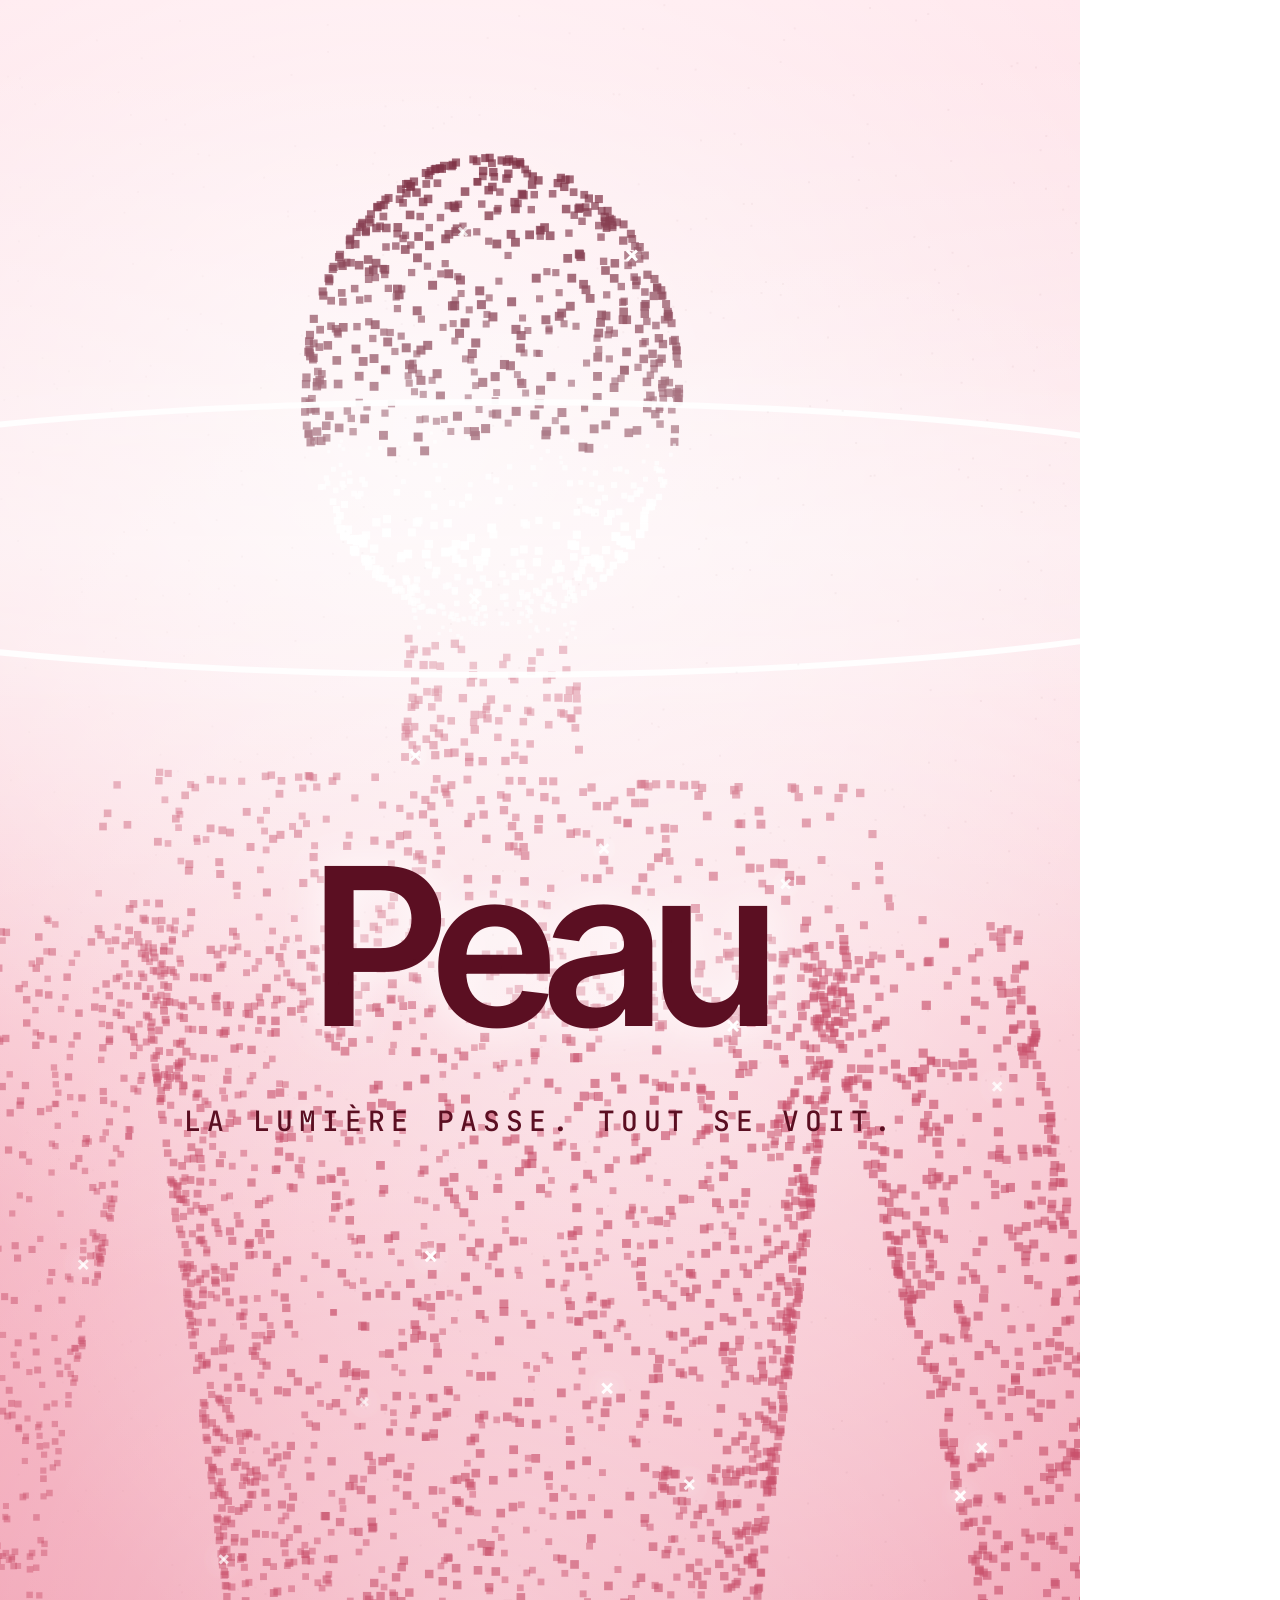
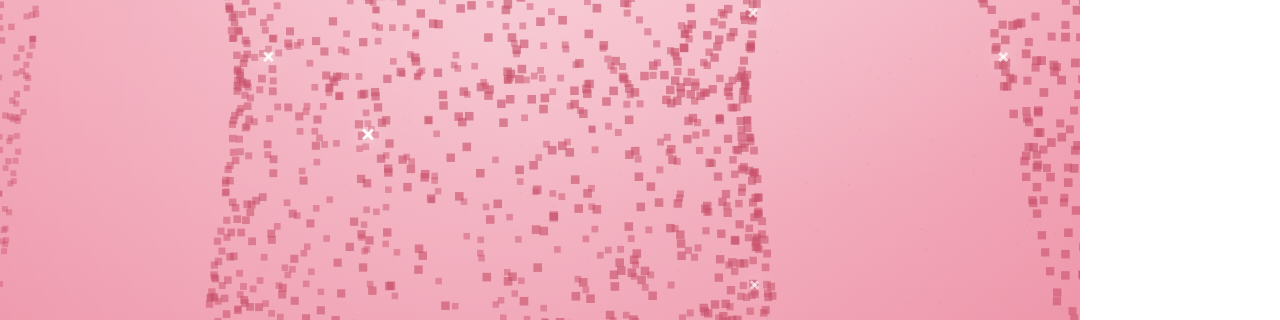
<file: miri/teaser-lumiere.html>
<!doctype html>
<html><head><meta charset="utf-8">
<link href="https://fonts.googleapis.com/css2?family=Inter+Tight:wght@400;500;600&family=JetBrains+Mono:wght@400;500&display=swap" rel="stylesheet">
<style>html,body{margin:0;background:#fff}canvas{display:block}</style>
</head><body>
<canvas id="c" width="1080" height="1920"></canvas>
<script>
const W = 1080, H = 1920, c = document.getElementById('c'), x = c.getContext('2d');
const C = { ink:'#5B0F22', ink2:'#8E2B44', rose:'#F2A9B6', pale:'#FBE3E7', white:'#FFFFFF' };
const SANS = '"Inter Tight","Inter",sans-serif', MONO = '"JetBrains Mono",monospace';
const clamp = (v,a=0,b=1) => Math.max(a, Math.min(b, v));
const eo = t => 1 - Math.pow(1 - clamp(t), 3);
const eio = t => { t = clamp(t); return t < .5 ? 4*t*t*t : 1 - Math.pow(-2*t+2, 3)/2; };
const lerp = (a,b,t) => a + (b-a)*t;
const hash = (a,b) => { let h = (a*374761393 + b*668265263) | 0; h = (h ^ (h >>> 13)) * 1274126177; return ((h ^ (h >>> 16)) >>> 0) / 4294967296; };
let seed = 11; const rnd = () => { seed |= 0; seed = seed + 0x6D2B79F5 | 0; let t = Math.imul(seed ^ seed >>> 15, 1 | seed); t = t + Math.imul(t ^ t >>> 7, 61 | t) ^ t; return ((t ^ t >>> 14) >>> 0) / 4294967296; };
const beat = t => { const k = t % 1; return Math.exp(-Math.pow((k-.08)/.05,2)) + .65*Math.exp(-Math.pow((k-.3)/.06,2)); };

/* ---------- Corps : nuage de points 3D ---------- */
const pts = [];
const cap = (a, b, r0, r1, n, zs=.8) => { const ax=[b[0]-a[0],b[1]-a[1],b[2]-a[2]], L=Math.hypot(...ax)||1, d=ax.map(v=>v/L);
  let u = Math.abs(d[1])<.9 ? [d[2],0,-d[0]] : [1,0,0]; const ul=Math.hypot(...u); u=u.map(v=>v/ul);
  const v=[d[1]*u[2]-d[2]*u[1], d[2]*u[0]-d[0]*u[2], d[0]*u[1]-d[1]*u[0]];
  for (let i=0;i<n;i++){ const t=rnd(), th=rnd()*6.283, r=r0+(r1-r0)*t, cx=Math.cos(th)*r, sy=Math.sin(th)*r;
    pts.push([a[0]+ax[0]*t+u[0]*cx+v[0]*sy, a[1]+ax[1]*t+u[1]*cx+v[1]*sy, (a[2]+ax[2]*t+u[2]*cx+v[2]*sy)*zs, rnd(), rnd()]); } };
const ell = (c0, rx, ry, rz, n) => { for (let i=0;i<n;i++){ const y=1-2*rnd(), r=Math.sqrt(1-y*y), th=rnd()*6.283; pts.push([c0[0]+Math.cos(th)*r*rx, c0[1]+y*ry, c0[2]+Math.sin(th)*r*rz, rnd(), rnd()]); } };
ell([0,.83,0],.095,.12,.105,800); cap([0,.64,0],[0,.73,0],.045,.042,150,1); cap([0,.55,0],[0,.16,0],.19,.135,1800,.62);
cap([-.2,.57,0],[.2,.57,0],.06,.06,400,1); cap([0,.17,0],[0,-.02,0],.135,.16,760,.65);
for (const s of [-1,1]) { cap([s*.23,.56,0],[s*.29,.28,.02],.055,.042,440,1); cap([s*.29,.28,.02],[s*.33,.02,.06],.042,.03,360,1); ell([s*.34,-.05,.07],.03,.05,.022,120);
  cap([s*.085,-.02,0],[s*.1,-.46,0],.085,.055,800,1); cap([s*.1,-.46,0],[s*.11,-.88,-.01],.055,.035,600,1); cap([s*.11,-.91,-.02],[s*.115,-.93,.09],.035,.03,120,1); }
// trajets du sang : du cœur vers la tête, les bras et les jambes
const HEART = [-.045,.44,.06];
const PATHS = [ [[-.045,.44],[0,.6],[0,.8]], [[-.045,.44],[-.2,.56],[-.29,.28],[-.33,.0]], [[-.045,.44],[.2,.56],[.29,.28],[.33,.0]], [[-.045,.44],[-.07,.1],[-.1,-.45],[-.11,-.88]], [[-.045,.44],[.07,.1],[.1,-.45],[.11,-.88]] ];
const along = (path, t) => { const n = path.length-1, f = clamp(t)*n, i = Math.min(n-1, Math.floor(f)), k = f - i; return [lerp(path[i][0],path[i+1][0],k), lerp(path[i][1],path[i+1][1],k)]; };

/* ---------- Décor lumineux ---------- */
function bg(t, warm=0) {
  const g = x.createLinearGradient(0,0,0,H); g.addColorStop(0,'#FFE6EC'); g.addColorStop(.5,'#F9C3CE'); g.addColorStop(1,'#EE94A9'); x.fillStyle = g; x.fillRect(0,0,W,H);
  // halos de lumière qui dérivent
  [[.3,.25,900,.75],[.75,.6,800,.5],[.45,.9,700,.35]].forEach(([px,py,r,a],i) => { const cx = W*px + Math.sin(t*.6+i*2)*120, cy = H*py + Math.cos(t*.5+i)*140;
    const rg = x.createRadialGradient(cx,cy,0,cx,cy,r); rg.addColorStop(0,`rgba(255,255,255,${a})`); rg.addColorStop(1,'rgba(255,255,255,0)'); x.fillStyle = rg; x.fillRect(0,0,W,H); });
  if (warm) { x.fillStyle = `rgba(255,255,255,${warm})`; x.fillRect(0,0,W,H); }
}
function grain() { for (let i=0;i<900;i++){ const r=hash(i,FRAME), r2=hash(i+7000,FRAME); x.fillStyle=`rgba(91,15,34,${.015+r*.03})`; x.fillRect(r*W, r2*H, 2, 2); } }
let FRAME = 0;

// cam : { cx, cy, R, rot } ; o.light = hauteur de la bande de lumière (coord. corps) ; o.reveal = 0..1 ; o.scatter = dispersion
function body(t, cam, o={}) {
  const ay = cam.rot, sy=Math.sin(ay), cyy=Math.cos(ay), ax=.06, sx=Math.sin(ax), cxx=Math.cos(ax), R = cam.R;
  const light = o.light ?? 9, band = o.band ?? .09, sc = o.scatter || 0, a0 = o.alpha ?? 1;
  for (let i=0;i<pts.length;i++) { const p = pts[i];
    let px = p[0], py = p[1], pz = p[2];
    if (sc > 0) { const ang = p[3]*6.283, rad = (1.2 + p[4]*2.2)*sc; px += Math.cos(ang)*rad; py += Math.sin(ang*1.7)*rad; pz += Math.sin(ang)*rad; }
    let X = px*cyy - pz*sy, Z = px*sy + pz*cyy, Y = py*cxx - Z*sx; Z = py*sx + Z*cxx;
    const dep = clamp((Z+.3)/.6), d = Math.abs(p[1]-light), lit = Math.max(0, 1 - d/band), passed = p[1] > light ? 1 : 0;
    const X2 = cam.cx + X*R, Y2 = cam.cy - Y*R; if (X2 < -20 || X2 > W+20 || Y2 < -20 || Y2 > H+20) continue;
    const rev = (o.reveal ?? 0) + passed*(o.passGain ?? 0);
    if (lit > 0) { const s = 3 + lit*6; x.fillStyle = `rgba(255,255,255,${(.6+lit*.4)*a0})`; x.fillRect(X2-s/2, Y2-s/2, s, s); }
    else { const s = (1.6 + dep*2.2) * (R/700); x.fillStyle = rev > .5 ? `rgba(110,22,45,${(.4+dep*.55)*a0})` : `rgba(201,81,108,${(.3+dep*.45)*a0})`; x.fillRect(X2-s/2, Y2-s/2, s, s); }
  }
  if (light < 2 && light > -2) { // la bande de lumière elle-même
    const yS = cam.cy - light*R; x.save(); x.shadowColor='rgba(255,255,255,1)'; x.shadowBlur=60; x.strokeStyle='rgba(255,255,255,.95)'; x.lineWidth=6; x.beginPath(); x.ellipse(cam.cx, yS, R*.46, R*.07, 0, 0, 6.283); x.stroke();
    const g = x.createLinearGradient(0,yS-R*.25,0,yS+R*.25); g.addColorStop(0,'rgba(255,255,255,0)'); g.addColorStop(.5,'rgba(255,255,255,.5)'); g.addColorStop(1,'rgba(255,255,255,0)'); x.shadowBlur=0; x.fillStyle=g; x.fillRect(0,yS-R*.25,W,R*.5); x.restore(); }
}
const proj = (cam, px, py, pz=0) => { const sy=Math.sin(cam.rot), cyy=Math.cos(cam.rot); return [cam.cx + (px*cyy - pz*sy)*cam.R, cam.cy - py*cam.R]; };
function heart(t, cam, a=1) { const [hx,hy] = proj(cam, ...HEART), b = beat(t*1.25);
  for (let k=0;k<3;k++){ const ph = ((t*1.25 + k/3) % 1), r = cam.R*(.05 + ph*.34); x.strokeStyle = `rgba(142,43,68,${(1-ph)*.55*a})`; x.lineWidth = 4; x.beginPath(); x.arc(hx,hy,r,0,6.283); x.stroke(); }
  const rg = x.createRadialGradient(hx,hy,0,hx,hy,cam.R*(.1+b*.07)); rg.addColorStop(0,`rgba(201,81,108,${.95*a})`); rg.addColorStop(.6,`rgba(201,81,108,${.45*a})`); rg.addColorStop(1,'rgba(201,81,108,0)'); x.fillStyle = rg; x.beginPath(); x.arc(hx,hy,cam.R*.18,0,6.283); x.fill(); }
function blood(t, cam, a=1) { x.save(); x.lineCap='round';
  PATHS.forEach((path, pi) => { for (let k=0;k<26;k++){ const ph = (t*.55 + k/26 + pi*.13) % 1, [bx,by] = along(path, ph), [X,Y] = proj(cam, bx, by, .05), s = cam.R*.012*(1.3 - ph*.5);
    x.fillStyle = `rgba(91,15,34,${(.9 - ph*.5)*a})`; x.beginPath(); x.arc(X + Math.sin(k*3+t*4)*3, Y, s, 0, 6.283); x.fill(); } }); x.restore(); }
function sparks(t, cam, a=1) { for (let i=0;i<70;i++){ const p = pts[(i*97) % pts.length], [X,Y] = proj(cam, p[0], p[1], p[2]), tw = .5 + .5*Math.sin(t*6 + i*1.7);
  if (tw < .55) continue; const s = 5 + tw*9; x.save(); x.translate(X,Y); x.rotate(.785); x.fillStyle = `rgba(255,255,255,${tw*a})`; x.shadowColor='rgba(255,255,255,1)'; x.shadowBlur=18; x.fillRect(-s/2,-1.5,s,3); x.fillRect(-1.5,-s/2,3,s); x.restore(); } }
function callouts(t, cam, lt) { const items = [[.0,.83,.0,'Peau', -1],[-.045,.44,.06,'Cœur', 1],[.31,.12,.05,'Sang', 1],[-.1,-.4,.0,'Corps entier', -1]];
  items.forEach(([px,py,pz,txt,side],i) => { const p = eo((lt - i*.14)/.35); if (p<=0) return; const [X,Y] = proj(cam, px,py,pz), ex = side>0 ? W-150 : 150, ey = Y - 60;
    x.strokeStyle = `rgba(91,15,34,${.8*p})`; x.lineWidth = 2.5; x.beginPath(); x.moveTo(X,Y); x.lineTo(lerp(X,ex,p), lerp(Y,ey,p)); x.stroke();
    x.fillStyle = C.ink; x.beginPath(); x.arc(X,Y,7,0,6.283); x.fill();
    x.save(); x.globalAlpha = p; x.font = `500 30px ${MONO}`; x.letterSpacing='4px'; x.fillStyle = C.ink; x.textAlign = side>0 ? 'right' : 'left'; x.textBaseline='bottom'; x.fillText(txt.toUpperCase(), ex, ey-10); x.restore(); }); }

/* ---------- Texte ---------- */
function slam(word, lt, o={}) { const size = o.size || 220, sc = 1.12 - .12*eo(lt/.3);
  x.save(); x.translate(W/2, o.y ?? H*.5); x.scale(sc, sc); x.font = `600 ${size}px ${SANS}`; x.letterSpacing = `${-size*.05}px`; x.textAlign='center'; x.textBaseline='middle'; x.globalAlpha = clamp(lt/.06);
  if (o.light) { const g = x.createLinearGradient(-W*.35,0,W*.35,0); g.addColorStop(0,'#E0607F'); g.addColorStop(1,'#B03A5B'); x.fillStyle = g; x.shadowColor='rgba(255,255,255,.95)'; x.shadowBlur=40; } else { x.fillStyle = C.ink; x.shadowColor='rgba(255,255,255,.9)'; x.shadowBlur=40; }
  x.fillText(word, 0, 0); x.restore(); }
function tag(txt, y, a=1, col=C.ink) { x.save(); x.globalAlpha = a; x.font = `500 28px ${MONO}`; x.letterSpacing = '6px'; x.fillStyle = col; x.textAlign='center'; x.textBaseline='middle'; x.fillText(txt.toUpperCase(), W/2, y); x.restore(); }
function veil(a) { x.fillStyle = `rgba(255,236,240,${a})`; x.fillRect(0,0,W,H); }
function flash(lt, d=.14) { if (lt < d) { x.fillStyle = `rgba(255,255,255,${.55*(1-lt/d)})`; x.fillRect(0,0,W,H); } }

/* ---------- Scènes : la caméra ne s'arrête jamais ---------- */
const S = {
  // le corps se forme dans la lumière
  naissance: (lt,d,T) => { bg(T, .5*(1-eo(lt/.8))); const p = eio(lt/d); body(T, { cx: W/2, cy: H*.5, R: lerp(1100, 760, p), rot: T*.9 }, { scatter: 1 - eo(lt/(d*.85)), alpha: eo(lt/.4) }); },
  w1: (lt,d,T) => { bg(T); body(T, { cx: W/2, cy: H*.5, R: 760 + lt*60, rot: T*.9 }, { alpha: .55 }); veil(.28); slam('Votre corps,', lt, { size: 170 }); },
  w2: (lt,d,T) => { bg(T); const l = lerp(1.0, -.95, eio(lt/d)); body(T, { cx: W/2, cy: H*.5, R: 800 + lt*50, rot: T*.9 }, { light: l, passGain: 1, alpha: .8 }); veil(.2); slam('en pleine', lt, { y: H*.445, size: 190 }); slam('lumière.', lt-.12, { y: H*.56, size: 190, light: true }); },
  peau: (lt,d,T) => { bg(T); const cam = { cx: W/2 - 60 + lt*40, cy: H*.5 + .55*1900, R: 1900 + lt*160, rot: T*.9 }; body(T, cam, { light: lerp(.78, .34, eio(lt/d)), band: .05, passGain: 1 }); sparks(T, cam, eo(lt/.3)); slam('Peau', lt, { y: H*.5 }); tag('La lumière passe. Tout se voit.', H*.585, clamp((lt-.1)/.15)); },
  coeur:(lt,d,T) => { bg(T); const cam = { cx: W/2 + 40, cy: H*.44 + .44*(2100 + lt*200), R: 2100 + lt*200, rot: .25 + Math.sin(T*.8)*.25 }; body(T, cam, { reveal: 1, alpha: .75 }); heart(T, cam); slam('Cœur', lt, { y: H*.6 }); tag('Écouté battement par battement', H*.685, clamp((lt-.1)/.15)); },
  sang: (lt,d,T) => { bg(T); const cam = { cx: W/2, cy: H*.5 + .1*900, R: 900 + lt*90, rot: Math.sin(T*.7)*.35 }; body(T, cam, { reveal: 1, alpha: .5 }); blood(T, cam); heart(T, cam, .7); slam('Sang', lt, { y: H*.5 }); tag('Analysé sur place', H*.585, clamp((lt-.1)/.15)); },
  medecin:(lt,d,T) => { bg(T); const cam = { cx: W/2, cy: H*.47, R: 700 + lt*40, rot: Math.sin(T*.6)*.3 }; body(T, cam, { reveal: 1, alpha: .85 }); heart(T, cam, .8); callouts(T, cam, lt); slam('Un médecin', lt, { y: H*.2, size: 130 }); slam('vous explique tout.', lt-.1, { y: H*.265, size: 100 }); },
  chiffre:(lt,d,T) => { bg(T); body(T, { cx: W/2, cy: H*.5, R: 820 + lt*80, rot: T*.9 }, { light: lerp(-.95, 1.0, eio(lt/d)), passGain: 0, reveal: 0, alpha: .6 }); veil(.25); const n = Math.min(60, Math.round(eo(lt/.45)*60)); slam(n + ' min', lt, { size: 260 }); tag('Pour tout savoir', H*.6, clamp((lt-.1)/.15)); },
  phrase:(lt,d,T) => { bg(T, .15); const cam = { cx: W/2, cy: H*.5, R: 780 + lt*70, rot: T*.9 }; body(T, cam, { light: lerp(1.0, -.95, eio(lt/1.6)), passGain: 1, alpha: .75 }); sparks(T, cam, .8); veil(.3);
    const L = ['La lumière révèle', 'ce qu\'un check-up', 'ne voit pas.']; x.font = `600 104px ${SANS}`; x.letterSpacing='-4px'; x.textAlign='center'; x.textBaseline='alphabetic';
    L.forEach((l,i) => { const p = eo((lt - .1 - i*.16)/.3); if (p<=0) return; x.save(); x.globalAlpha = p; x.translate(0,(1-p)*50); x.fillStyle = i===2 ? '#C9476A' : C.ink; x.shadowColor = 'rgba(255,255,255,.95)'; x.shadowBlur = 30; x.fillText(l, W/2, H*.45 + i*116); x.restore(); }); },
  fin: (lt,d,T) => { bg(T, .1); const cam = { cx: W/2, cy: H*.37, R: 470 + Math.sin(lt)*10, rot: T*.9 }; body(T, cam, { light: Math.sin(lt*1.6)*.95, reveal: 1, alpha: .9 }); heart(T, cam, .6);
    const rev = eio((lt-.2)/.7), y0 = H*.6 - 110, y1 = H*.6 + 110, yy = lerp(y0,y1,rev);
    x.save(); x.beginPath(); x.rect(0,0,W,yy); x.clip(); x.fillStyle = C.ink; x.font = `600 200px ${SANS}`; x.letterSpacing='46px'; x.textAlign='center'; x.textBaseline='middle'; x.fillText('MIRI', W/2+23, H*.6); x.restore();
    if (rev > 0 && rev < 1) { x.save(); x.fillStyle='#fff'; x.shadowColor='rgba(255,255,255,1)'; x.shadowBlur=40; x.fillRect(W*.12, yy-3, W*.76, 6); x.restore(); }
    tag('Bientôt à Paris', H*.6 + 150, eo((lt-.9)/.4));
    const p3 = eo((lt-1.3)/.5); if (p3 > 0) { x.save(); x.globalAlpha = p3; const bw=740,bh=110,bx=W/2-bw/2,by=H*.715; x.shadowColor='rgba(91,15,34,.35)'; x.shadowBlur=40; x.shadowOffsetY=14; x.fillStyle=C.ink; x.beginPath(); x.roundRect(bx,by,bw,bh,55); x.fill();
      x.shadowBlur=0; x.shadowOffsetY=0; x.fillStyle='#FFF4F6'; x.font=`500 40px ${SANS}`; x.letterSpacing='0px'; x.textAlign='center'; x.textBaseline='middle'; x.fillText('Recevez votre invitation · lien en bio', W/2, by+bh/2+2); x.restore(); } }
};
const PLAN = [['naissance',1.7],['w1',.6],['w2',1.3],['peau',1.2],['coeur',1.2],['sang',1.2],['medecin',1.6],['chiffre',1.0],['phrase',2.1],['fin',3.6]];
const SCENES = []; { let t = 0; for (const [k,d] of PLAN) { SCENES.push([t, t+d, S[k], d]); t += d; } }
const DURATION = SCENES[SCENES.length-1][1];
function draw(t) {
  FRAME = Math.round(t*30);
  x.setTransform(1,0,0,1,0,0); x.globalAlpha=1; x.shadowBlur=0; x.shadowOffsetY=0; x.letterSpacing='0px';
  const s = SCENES.find(([a,b]) => t>=a && t<b) || SCENES[SCENES.length-1], lt = t - s[0];
  s[2](lt, s[3], t);
  grain();
  if (s[0] > 0) flash(lt);
  if (t < .35) { x.fillStyle = `rgba(255,255,255,${1 - t/.35})`; x.fillRect(0,0,W,H); }
  if (t > DURATION-.45) { x.fillStyle = `rgba(255,255,255,${clamp((t-(DURATION-.45))/.45)})`; x.fillRect(0,0,W,H); }
}
window.ready = Promise.all([document.fonts.load(`600 200px "Inter Tight"`), document.fonts.load(`500 40px "Inter Tight"`), document.fonts.load(`500 28px "JetBrains Mono"`)]).catch(()=>{}).then(()=>document.fonts.ready);
window.draw = draw; window.DURATION = DURATION;
if (!location.search.includes('rec')) { const t0 = performance.now(); const loop = () => { draw(((performance.now()-t0)/1000) % DURATION); requestAnimationFrame(loop); }; window.ready.then(loop); }
</script>
</body></html>
</file>
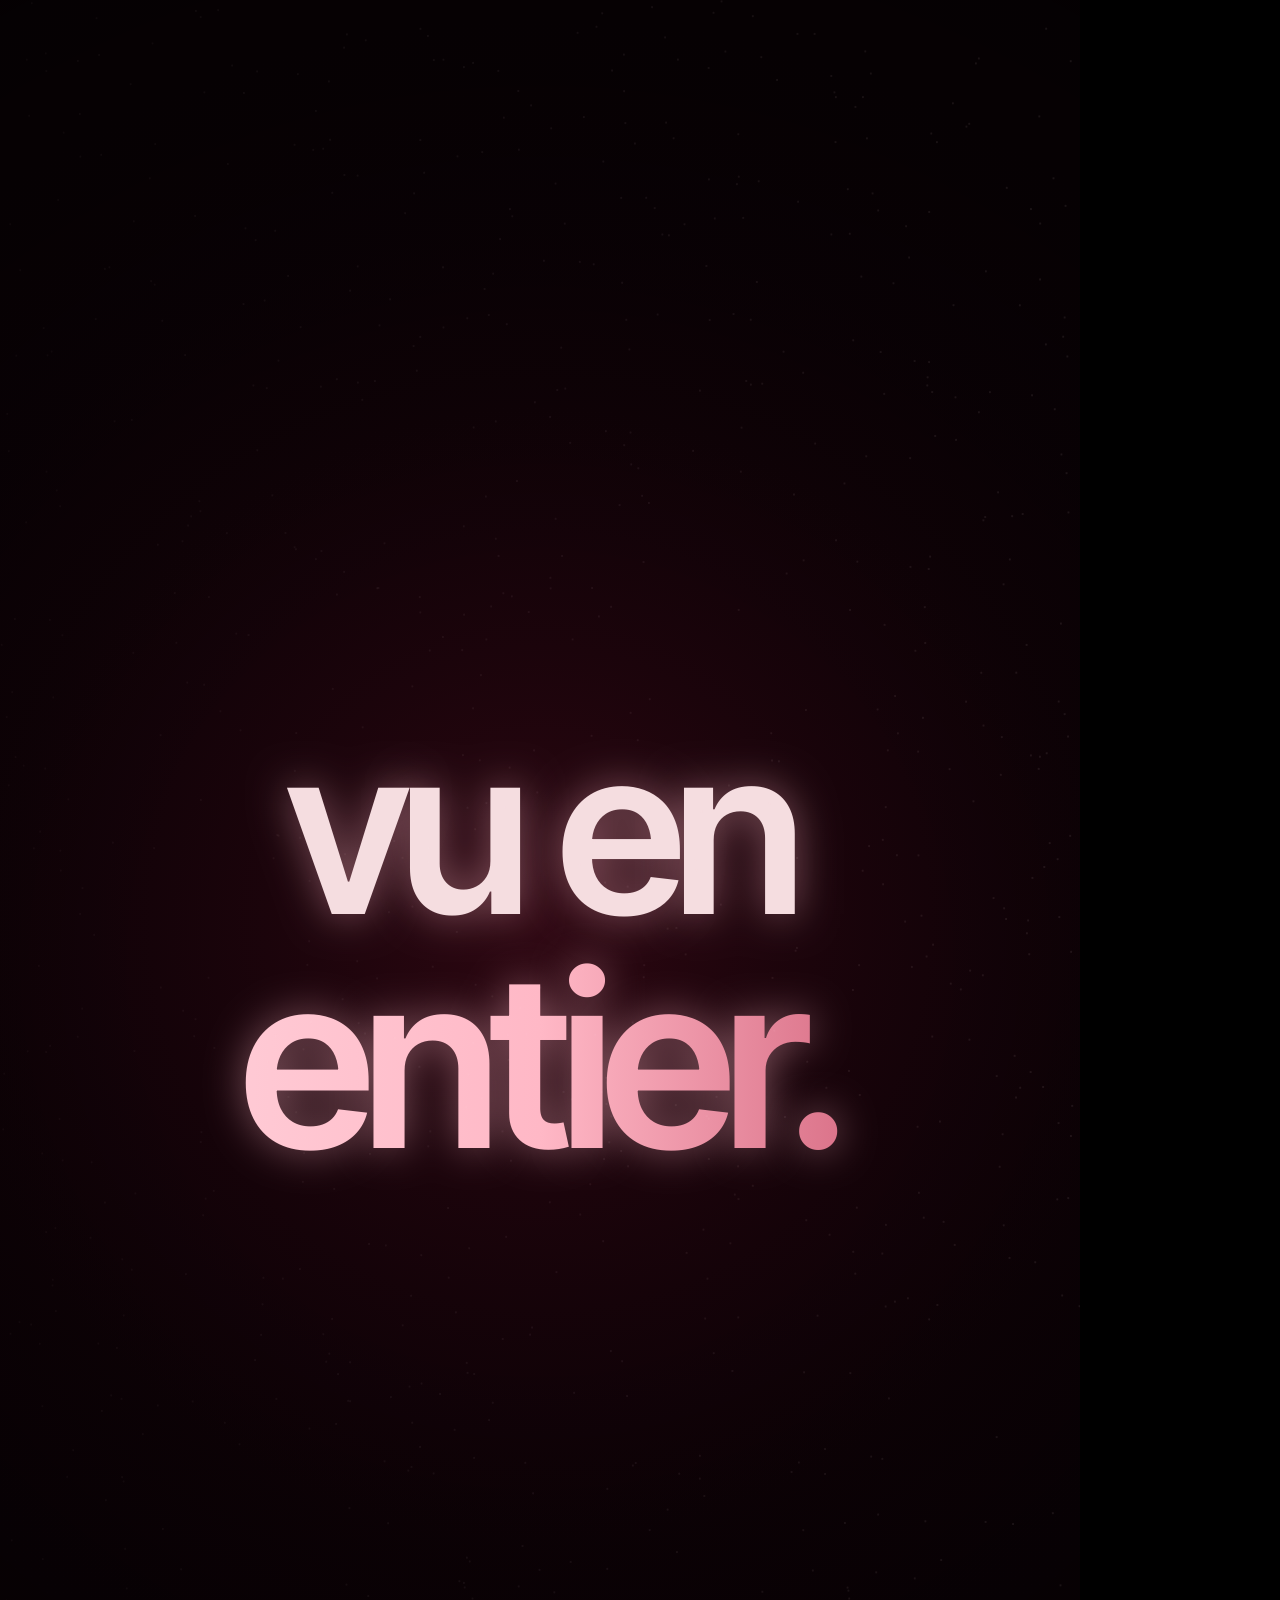
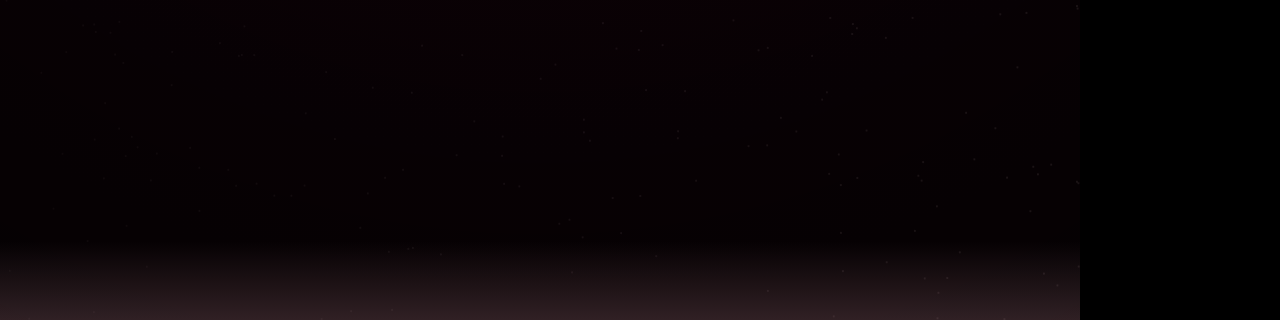
<file: miri/teaser-video-futur.html>
<!doctype html>
<html><head><meta charset="utf-8">
<link href="https://fonts.googleapis.com/css2?family=Inter+Tight:wght@400;500;600&family=JetBrains+Mono:wght@400;500&display=swap" rel="stylesheet">
<style>html,body{margin:0;background:#000}canvas{display:block}</style>
</head><body>
<canvas id="c" width="1080" height="1920"></canvas>
<script>
const W = 1080, H = 1920, c = document.getElementById('c'), x = c.getContext('2d');
const C = { bg:'#14020A', b:'#5B0F22', b2:'#8E2B44', r:'#F5DDE0', rg:'#FFB8C6', deep:'#C9516C' };
const SANS = '"Inter Tight","Inter Display",Inter,sans-serif', MONO = '"JetBrains Mono","DejaVu Sans Mono",monospace';
const clamp = (v, a=0, b=1) => Math.max(a, Math.min(b, v));
const eo = t => 1 - Math.pow(1 - clamp(t), 3);
const eio = t => { t = clamp(t); return t < .5 ? 4*t*t*t : 1 - Math.pow(-2*t+2, 3)/2; };
let seed = 7; const rnd = () => { seed |= 0; seed = seed + 0x6D2B79F5 | 0; let t = Math.imul(seed ^ seed >>> 15, 1 | seed); t = t + Math.imul(t ^ t >>> 7, 61 | t) ^ t; return ((t ^ t >>> 14) >>> 0) / 4294967296; };

/* ---------- Corps en particules ---------- */
const pts = [];
const cap = (a, b, r0, r1, n, zs=.8) => {
  const ax=[b[0]-a[0],b[1]-a[1],b[2]-a[2]], L=Math.hypot(...ax)||1, d=ax.map(v=>v/L);
  let u = Math.abs(d[1])<.9 ? [d[2],0,-d[0]] : [1,0,0]; const ul=Math.hypot(...u); u=u.map(v=>v/ul);
  const v=[d[1]*u[2]-d[2]*u[1], d[2]*u[0]-d[0]*u[2], d[0]*u[1]-d[1]*u[0]];
  for (let i=0;i<n;i++){ const t=rnd(), th=rnd()*6.283, r=r0+(r1-r0)*t, cx=Math.cos(th)*r, sy=Math.sin(th)*r;
    pts.push([a[0]+ax[0]*t+u[0]*cx+v[0]*sy, a[1]+ax[1]*t+u[1]*cx+v[1]*sy, (a[2]+ax[2]*t+u[2]*cx+v[2]*sy)*zs]); }
};
const ell = (c0, rx, ry, rz, n) => { for (let i=0;i<n;i++){ const y=1-2*rnd(), r=Math.sqrt(1-y*y), th=rnd()*6.283; pts.push([c0[0]+Math.cos(th)*r*rx, c0[1]+y*ry, c0[2]+Math.sin(th)*r*rz]); } };
ell([0,.83,0],.095,.12,.105,420); cap([0,.64,0],[0,.73,0],.045,.042,80,1); cap([0,.55,0],[0,.16,0],.19,.135,900,.62);
cap([-.2,.57,0],[.2,.57,0],.06,.06,200,1); cap([0,.17,0],[0,-.02,0],.135,.16,380,.65);
for (const s of [-1,1]) { cap([s*.23,.56,0],[s*.29,.28,.02],.055,.042,220,1); cap([s*.29,.28,.02],[s*.33,.02,.06],.042,.03,180,1); ell([s*.34,-.05,.07],.03,.05,.022,60);
  cap([s*.085,-.02,0],[s*.1,-.46,0],.085,.055,400,1); cap([s*.1,-.46,0],[s*.11,-.88,-.01],.055,.035,300,1); cap([s*.11,-.91,-.02],[s*.115,-.93,.09],.035,.03,60,1); }

function darkBg(glow=1) {
  x.fillStyle = C.bg; x.fillRect(0,0,W,H);
  const g = x.createRadialGradient(W/2,H*.45,0,W/2,H*.45,W*.9);
  g.addColorStop(0,`rgba(142,43,68,${.42*glow})`); g.addColorStop(1,'rgba(20,2,10,0)');
  x.fillStyle = g; x.fillRect(0,0,W,H);
  x.strokeStyle = 'rgba(245,221,224,.035)'; x.lineWidth = 1;
  for (let i=0;i<=W;i+=90){ x.beginPath(); x.moveTo(i,0); x.lineTo(i,H); x.stroke(); }
  for (let j=0;j<=H;j+=90){ x.beginPath(); x.moveTo(0,j); x.lineTo(W,j); x.stroke(); }
}
function corners(a=1) {
  x.strokeStyle = `rgba(245,221,224,${.4*a})`; x.lineWidth = 2; const m=60, s=44;
  [[m,m,1,1],[W-m,m,-1,1],[m,H-m,1,-1],[W-m,H-m,-1,-1]].forEach(([px,py,dx,dy])=>{ x.beginPath(); x.moveTo(px,py+dy*s); x.lineTo(px,py); x.lineTo(px+dx*s,py); x.stroke(); });
}
function mono(txt, px, py, size=26, col=C.r, align='center', a=1) {
  x.save(); x.globalAlpha = a; x.font = `500 ${size}px ${MONO}`; x.letterSpacing = `${size*.18}px`; x.fillStyle = col; x.textAlign = align; x.textBaseline='middle'; x.fillText(txt.toUpperCase(), px, py); x.restore();
}
function drawBody(t, cx, cy, R, alpha=1) {
  const ay = .4 + t*.7, sy=Math.sin(ay), cyy=Math.cos(ay), ax=.08, sx=Math.sin(ax), cxx=Math.cos(ax);
  const scan = Math.sin(t*1.9)*.95;
  x.strokeStyle = `rgba(245,221,224,${.16*alpha})`; x.lineWidth = 2;
  [.32,.46,.62].forEach(k=>{ x.beginPath(); x.ellipse(cx, cy+.97*R, R*k, R*k*.16, 0, 0, 6.283); x.stroke(); });
  for (const [px,py,pz] of pts) {
    let X = px*cyy - pz*sy, Z = px*sy + pz*cyy, Y = py*cxx - Z*sx; Z = py*sx + Z*cxx;
    const dep = clamp((Z+.3)/.6), near = Math.abs(py-scan) < .022;
    x.fillStyle = near ? `rgba(255,184,198,${.95*alpha})` : `rgba(245,221,224,${(.22+dep*.65)*alpha})`;
    const s = near ? 4.2 : 1.6 + dep*1.8;
    x.fillRect(cx+X*R-s/2, cy-Y*R-s/2, s, s);
  }
  const yS = cy - scan*R;
  x.save(); x.shadowColor='rgba(255,184,198,.9)'; x.shadowBlur=30; x.strokeStyle=`rgba(255,184,198,${.7*alpha})`; x.lineWidth=3;
  x.beginPath(); x.ellipse(cx, yS, R*.42, R*.06, 0, 0, 6.283); x.stroke(); x.restore();
}

/* ---------- Œil ---------- */
function eye(lt) {
  blackBg(.9);
  const s = 1 + lt*.06, cx = W/2, cy = H/2;
  x.save(); x.translate(cx,cy); x.scale(s,s);
  const ew = 440, eh = 250;
  const open = eio(lt/.5);
  x.save(); x.scale(1, .15 + .85*open);
  x.shadowColor='rgba(255,184,198,.7)'; x.shadowBlur=30; x.lineWidth=7;
  const g = x.createLinearGradient(-ew,-eh,ew,eh); g.addColorStop(0,'#FFD3DC'); g.addColorStop(.55,C.rg); g.addColorStop(1,C.deep);
  x.strokeStyle = g;
  x.beginPath(); x.moveTo(-ew,0); x.bezierCurveTo(-ew*.6,-eh*1.05, ew*.6,-eh*1.05, ew,0); x.bezierCurveTo(ew*.6,eh*1.05,-ew*.6,eh*1.05,-ew,0); x.closePath(); x.stroke();
  x.restore();
  x.globalAlpha = open;
  const br = 1 + .06*Math.sin(lt*3.2);
  const rg = x.createRadialGradient(0,0,0,0,0,200*br); rg.addColorStop(0,'rgba(255,184,198,.85)'); rg.addColorStop(.55,'rgba(201,81,108,.3)'); rg.addColorStop(1,'rgba(201,81,108,0)');
  x.fillStyle = rg; x.beginPath(); x.arc(0,0,200*br,0,6.283); x.fill();
  x.lineWidth = 5; x.strokeStyle = C.rg; x.beginPath(); x.arc(0,0,150,0,6.283); x.stroke();
  x.lineWidth = 2; x.strokeStyle = 'rgba(245,221,224,.45)'; x.beginPath(); x.arc(0,0,105,0,6.283); x.stroke();
  // anneau de points qui tourne
  for (let i=0;i<40;i++){ const a=i/40*6.283+lt*.5; x.fillStyle='rgba(255,184,198,.8)'; x.beginPath(); x.arc(Math.cos(a)*180,Math.sin(a)*180,4,0,6.283); x.fill(); }
  x.shadowColor='rgba(255,184,198,.9)'; x.shadowBlur=40; x.fillStyle=C.rg; x.beginPath(); x.arc(0,0,46,0,6.283); x.fill();
  x.fillStyle = C.bg; x.shadowBlur=0; x.beginPath(); x.arc(0,0,22,0,6.283); x.fill();
  const sy = Math.sin(lt*2.6)*120;
  x.shadowColor='rgba(255,184,198,1)'; x.shadowBlur=24; x.strokeStyle=C.rg; x.lineWidth=4; x.beginPath(); x.moveTo(-260,sy); x.lineTo(260,sy); x.stroke();
  x.restore();
  mono('Scan rétinien', W/2, H*.72, 26, C.rg, 'center', clamp(lt/.6));
  corners(clamp(lt/.4));
}

/* ---------- Électrocardiogramme ---------- */
function ecg(lt) {
  blackBg(.7);
  const y0 = H*.5, amp = 220, per = 520;
  const beat = u => { const k = ((u % per)+per)%per / per;
    if (k<.36) return 0; if (k<.40) return -.12*Math.sin((k-.36)/.04*Math.PI);
    if (k<.44) return 0; if (k<.46) return .18; if (k<.49) return -1; if (k<.52) return .45; if (k<.56) return 0;
    if (k<.68) return -.2*Math.sin((k-.56)/.12*Math.PI); return 0; };
  const head = eo(lt/1.4) * (W+80) - 40;
  x.save(); x.shadowColor='rgba(255,184,198,.95)'; x.shadowBlur=26; x.lineWidth=7; x.lineJoin='round'; x.lineCap='round';
  const g = x.createLinearGradient(0,0,W,0); g.addColorStop(0,'rgba(255,184,198,0)'); g.addColorStop(.35,C.rg); g.addColorStop(1,'#FFD3DC'); x.strokeStyle=g;
  x.beginPath(); for (let px=-40; px<=head; px+=4){ const py = y0 + beat(px+40)*amp; px===-40 ? x.moveTo(px,py) : x.lineTo(px,py); } x.stroke();
  x.fillStyle='#fff'; x.beginPath(); x.arc(head, y0+beat(head+40)*amp, 10, 0, 6.283); x.fill(); x.restore();
  const bpm = 60 + Math.round(3*Math.sin(lt*5));
  x.save(); x.globalAlpha = clamp((lt-.3)/.4); x.font = `500 200px ${MONO}`; x.letterSpacing='-6px'; x.fillStyle=C.r; x.textAlign='center';
  x.shadowColor='rgba(255,184,198,.5)'; x.shadowBlur=30; x.fillText(String(bpm), W/2, H*.3); x.restore();
  mono('BPM · Rythme cardiaque', W/2, H*.3+60, 26, C.rg, 'center', clamp((lt-.3)/.4));
  corners();
}


/* ---------- Mystère : outils ---------- */
const GL = 'ABCDEFGHIJKLMNOPQRSTUVWXYZ0123456789#%&*+=?/<>ミリ';
const hash = (a, b) => { let h = (a * 374761393 + b * 668265263) | 0; h = (h ^ (h >>> 13)) * 1274126177; return ((h ^ (h >>> 16)) >>> 0) / 4294967296; };
let FRAME = 0;
function dec(str, p, salt=0) { const n = str.length; return [...str].map((ch, i) => (ch === ' ' || i / n < p) ? ch : GL[Math.floor(hash(i + salt * 97, Math.floor(FRAME / 2)) * GL.length)]).join(''); }
function blackBg(glow=.6) {
  x.fillStyle = '#0A0105'; x.fillRect(0,0,W,H);
  const g = x.createRadialGradient(W/2,H*.48,0,W/2,H*.48,W*.8); g.addColorStop(0,`rgba(91,15,34,${.5*glow})`); g.addColorStop(1,'rgba(10,1,5,0)');
  x.fillStyle = g; x.fillRect(0,0,W,H);
}
function vignette() { const g = x.createRadialGradient(W/2,H/2,W*.35,W/2,H/2,H*.75); g.addColorStop(0,'rgba(0,0,0,0)'); g.addColorStop(1,'rgba(0,0,0,.75)'); x.fillStyle=g; x.fillRect(0,0,W,H); }
function grain() { for (let i=0;i<900;i++){ const r = hash(i, FRAME); const r2 = hash(i+5000, FRAME); x.fillStyle = `rgba(245,221,224,${.03 + r*.05})`; x.fillRect(r*W, r2*H, 2, 2); } }
function bigText(lines, lt, opts={}) {
  const size = opts.size || 112, lh = size*1.08; x.font = `500 ${size}px ${SANS}`; x.letterSpacing = `${-size*.04}px`; x.textAlign='center'; x.textBaseline='alphabetic';
  const y0 = (opts.y || H/2) - lines.length*lh/2 + size*.8;
  lines.forEach((ln, i) => {
    const p = clamp((lt - (opts.start||.1) - i*.35)/.7); if (p <= 0) return;
    const txt = dec(ln, p, i+1);
    x.save(); x.globalAlpha = Math.min(1, p*3);
    if (opts.grad && i === lines.length-1) { const g = x.createLinearGradient(W*.2,0,W*.8,0); g.addColorStop(0,'#FFD3DC'); g.addColorStop(.5,C.rg); g.addColorStop(1,C.deep); x.fillStyle=g; } else x.fillStyle = C.r;
    x.shadowColor = 'rgba(255,184,198,.35)'; x.shadowBlur = 24; x.fillText(txt, W/2, y0 + i*lh); x.restore();
  });
}
function bodyLit(t, cx, cy, R, lx, ly, LR, alpha=1) {
  const ay = .4 + t*.6, sy=Math.sin(ay), cyy=Math.cos(ay), ax=.08, sx=Math.sin(ax), cxx=Math.cos(ax);
  for (const [px,py,pz] of pts) {
    let X = px*cyy - pz*sy, Z = px*sy + pz*cyy, Y = py*cxx - Z*sx; Z = py*sx + Z*cxx;
    const dep = clamp((Z+.3)/.6), X2 = cx+X*R, Y2 = cy-Y*R, lit = Math.max(0, 1 - Math.hypot(X2-lx, Y2-ly)/LR);
    const a = (.07 + dep*.13 + lit*lit*.85) * alpha; if (a < .02) continue;
    x.fillStyle = lit > .6 ? `rgba(255,200,212,${a})` : `rgba(245,221,224,${a})`;
    const s = 1.6 + dep*1.6 + lit*1.4; x.fillRect(X2-s/2, Y2-s/2, s, s);
  }
  const g = x.createRadialGradient(lx,ly,0,lx,ly,LR); g.addColorStop(0,`rgba(255,184,198,${.12*alpha})`); g.addColorStop(1,'rgba(255,184,198,0)'); x.fillStyle=g; x.beginPath(); x.arc(lx,ly,LR,0,6.283); x.fill();
}
function glitch(amount) {
  if (amount <= 0) return;
  off.getContext('2d').drawImage(c,0,0); const o = off;
  for (let i=0;i<14;i++){ const y = hash(i, FRAME)*H, h = 20 + hash(i+50, FRAME)*120, dx = (hash(i+99, FRAME)-.5)*120*amount;
    x.drawImage(o, 0, y, W, h, dx, y, W, h); }
  x.save(); x.globalCompositeOperation = 'lighter'; x.globalAlpha = .25*amount; x.drawImage(o, 8*amount, 0); x.restore();
}
const off = document.createElement('canvas'); off.width = W; off.height = H;

/* ---------- Outils rapides ---------- */
function punch(lt, d=.35) { const p = eo(lt/d); return 1.12 - .12*p; }
function slam(word, lt, opts={}) {
  const size = opts.size || 230; const sc = punch(lt, .3);
  x.save(); x.translate(W/2, opts.y || H/2); x.scale(sc, sc);
  x.font = `600 ${size}px ${SANS}`; x.letterSpacing = `${-size*.05}px`; x.textAlign='center'; x.textBaseline='middle';
  if (opts.grad) { const g = x.createLinearGradient(-W*.4,0,W*.4,0); g.addColorStop(0,'#FFD3DC'); g.addColorStop(.5,C.rg); g.addColorStop(1,C.deep); x.fillStyle = g; } else x.fillStyle = C.r;
  x.shadowColor = 'rgba(255,184,198,.45)'; x.shadowBlur = 40; x.globalAlpha = clamp(lt/.06);
  x.fillText(word, 0, 0); x.restore();
}
function label(txt, lt, y) { mono(txt, W/2, y || H*.62, 26, C.rg, 'center', clamp((lt-.08)/.15)); }
function hud(lt) { corners(.7); mono('MIRI · Scan ' + String(Math.min(99, Math.floor(lt*60))).padStart(2,'0') + '%', 90, 110, 22, C.rg, 'left', .7); }
function wipe(lt) { // balayage lumineux à chaque coupe
  if (lt > .22) return; const y = eio(lt/.22) * (H + 200) - 100;
  const g = x.createLinearGradient(0, y-160, 0, y); g.addColorStop(0,'rgba(255,184,198,0)'); g.addColorStop(1,'rgba(255,184,198,.35)');
  x.fillStyle = g; x.fillRect(0, y-160, W, 160);
  x.fillStyle = '#FFE3EA'; x.shadowColor = 'rgba(255,184,198,1)'; x.shadowBlur = 30; x.fillRect(0, y-2, W, 4); x.shadowBlur = 0;
}
function rings(lt, cx, cy, n=4, base=120) {
  for (let i=0;i<n;i++){ const r = base + i*90 + (lt*120 % 90); x.strokeStyle = `rgba(245,221,224,${.35 - i*.07})`; x.lineWidth = 2; x.beginPath(); x.arc(cx, cy, r, 0, 6.283); x.stroke(); }
  const a = lt*3; x.strokeStyle = C.rg; x.lineWidth = 5; x.lineCap='round'; x.beginPath(); x.arc(cx, cy, base+90, a, a+1.1); x.stroke();
}
function flow(lt) { // particules qui montent (sang)
  for (let i=0;i<500;i++){ const px = hash(i,1)*W, sp = 200 + hash(i,2)*700, py = H - ((lt*sp + hash(i,3)*H) % (H+40)); const r = 2 + hash(i,4)*4;
    x.fillStyle = `rgba(255,${150+Math.floor(hash(i,5)*60)},${170+Math.floor(hash(i,6)*40)},${.25+hash(i,7)*.5})`; x.beginPath(); x.arc(px + Math.sin(lt*2+i)*14, py, r, 0, 6.283); x.fill(); }
}

/* ---------- Scènes ---------- */
const S = {
  open: lt => { blackBg(.9); bodyLit(lt*2.2, W/2, H*.5, 680, W/2, H*.5 - Math.sin(lt*3)*500, 520); hud(lt); },
  w1:   lt => { blackBg(.7); slam('Votre', lt); },
  w2:   lt => { blackBg(.8); bodyLit(lt*2+1, W/2, H*.55, 900, W/2, H*.4, 500, .5); slam('corps,', lt); },
  w3:   lt => { blackBg(.9); slam('vu en', lt, { y: H*.44 }); slam('entier.', lt-.12, { y: H*.56, grad: true }); },
  ecgF: lt => { ecg(lt*1.8 + .3); },
  peau: lt => { blackBg(.8); bodyLit(lt*2+3, W/2, H*1.02, 1500, W/2, H*.35 + lt*300, 600, .9); slam('Peau', lt, { y: H*.5 }); label('Imagerie du corps entier', lt, H*.58); hud(lt); },
  coeur:lt => { ecg(lt*2 + 1); x.fillStyle='rgba(10,1,5,.55)'; x.fillRect(0,0,W,H); slam('Cœur', lt, { y: H*.5 }); label('ECG · Tension', lt, H*.58); },
  sang: lt => { blackBg(.7); flow(lt); slam('Sang', lt, { y: H*.5 }); label('Analysé sur place', lt, H*.58); },
  med:  lt => { blackBg(.8); rings(lt, W/2, H*.5); slam('Médecin', lt, { y: H*.5, size: 200 }); label('Résultats expliqués le jour même', lt, H*.58); },
  stat1:lt => { blackBg(.8); const n = Math.min(60, Math.floor(eo(lt/.5)*60)); slam(n + ' min', lt, { size: 250, grad: true }); label('Pour tout savoir', lt, H*.6); },
  stat2:lt => { blackBg(.8); slam('0', lt, { size: 340 }); label('Salle d\'attente', lt, H*.61); },
  mont: lt => { const k = Math.floor(lt/.11) % 4;
    if (k===0) { blackBg(.7); bodyLit(lt*5, W/2, H*.5, 700, W/2, H*.3, 500); }
    if (k===1) { ecg(lt*3 + 1); }
    if (k===2) { blackBg(.7); flow(lt*2); }
    if (k===3) { blackBg(.8); rings(lt*2, W/2, H/2, 5, 80); } },
  line: lt => { blackBg(.8); const L = ['Tout ce qu\'un', 'check-up classique', 'ne voit pas.'];
    x.font = `600 104px ${SANS}`; x.letterSpacing = '-4px'; x.textAlign='center'; x.textBaseline='alphabetic';
    L.forEach((l,i) => { const p = eo((lt - i*.18)/.25); if (p<=0) return; x.save(); x.globalAlpha=p; x.translate(0,(1-p)*60);
      if (i===2) { const g = x.createLinearGradient(W*.2,0,W*.8,0); g.addColorStop(0,'#FFD3DC'); g.addColorStop(1,C.deep); x.fillStyle=g; } else x.fillStyle=C.r;
      x.shadowColor='rgba(255,184,198,.35)'; x.shadowBlur=30; x.fillText(l, W/2, H*.43 + i*118); x.restore(); }); },
  end:  lt => { blackBg(1); bodyLit(lt*.8+5, W/2, H*.4, 540, W/2, H*.4 - Math.sin(lt*1.5)*380, 460, .8);
    // MIRI révélé par une ligne de scan
    const rev = eio(lt/.7), y0 = H*.72 - 150, y1 = H*.72 + 30, yy = y0 + (y1-y0)*rev;
    x.save(); x.beginPath(); x.rect(0, 0, W, yy); x.clip();
    x.fillStyle=C.r; x.font=`600 200px ${SANS}`; x.letterSpacing='44px'; x.textAlign='center'; x.shadowColor='rgba(255,184,198,.55)'; x.shadowBlur=44; x.fillText('MIRI', W/2+22, H*.72); x.restore();
    if (rev < 1) { x.fillStyle='#FFE3EA'; x.shadowColor='rgba(255,184,198,1)'; x.shadowBlur=30; x.fillRect(W*.15, yy-2, W*.7, 4); x.shadowBlur=0; }
    mono('Pré-lancement · Paris', W/2, H*.72+70, 26, C.rg, 'center', clamp((lt-.6)/.3));
    const p3 = eo((lt-.9)/.4);
    if (p3>0){ x.save(); x.globalAlpha=p3; const bw=640,bh=104,bx=W/2-bw/2,by=H*.81;
      x.shadowColor='rgba(255,184,198,.7)'; x.shadowBlur=40; x.fillStyle=C.r; x.beginPath(); x.roundRect(bx,by,bw,bh,52); x.fill();
      x.shadowBlur=0; x.fillStyle='#14020A'; x.font=`500 38px ${SANS}`; x.letterSpacing='0px'; x.textAlign='center'; x.textBaseline='middle'; x.fillText('Demander une invitation · lien en bio', W/2, by+bh/2+2); x.restore(); }
    corners(.6); }
};
const PLAN = [['open',1.4],['w1',.55],['w2',.55],['w3',.9],['ecgF',.8],['peau',.75],['coeur',.75],['sang',.75],['med',.75],['stat1',.9],['stat2',.7],['mont',.9],['line',1.6],['end',3.2]];
const SCENES = []; { let t = 0; for (const [k,d] of PLAN) { SCENES.push([t, t+d, S[k]]); t += d; } }
const DURATION = SCENES[SCENES.length-1][1];
function draw(t) {
  FRAME = Math.round(t*30);
  x.setTransform(1,0,0,1,0,0); x.globalAlpha=1; x.shadowBlur=0; x.textAlign='left'; x.letterSpacing='0px'; x.globalCompositeOperation='source-over';
  const s = SCENES.find(([a,b]) => t>=a && t<b) || SCENES[SCENES.length-1], lt = t - s[0];
  s[2](lt);
  vignette(); grain();
  if (s[0] > 0) wipe(lt);
  if (t < .3) { x.fillStyle = `rgba(0,0,0,${1 - t/.3})`; x.fillRect(0,0,W,H); }
  if (t > DURATION-.4) { x.fillStyle = `rgba(0,0,0,${clamp((t-(DURATION-.4))/.4)})`; x.fillRect(0,0,W,H); }
}
window.ready = Promise.all([document.fonts.load(`500 96px "Inter Tight"`), document.fonts.load(`600 190px "Inter Tight"`), document.fonts.load(`500 26px "JetBrains Mono"`)]).catch(()=>{}).then(()=>document.fonts.ready);
window.draw = draw; window.DURATION = DURATION;
if (!location.search.includes('rec')) { const t0 = performance.now(); const loop = () => { draw(((performance.now()-t0)/1000) % DURATION); requestAnimationFrame(loop); }; window.ready.then(loop); }
</script>
</body></html>
</file>
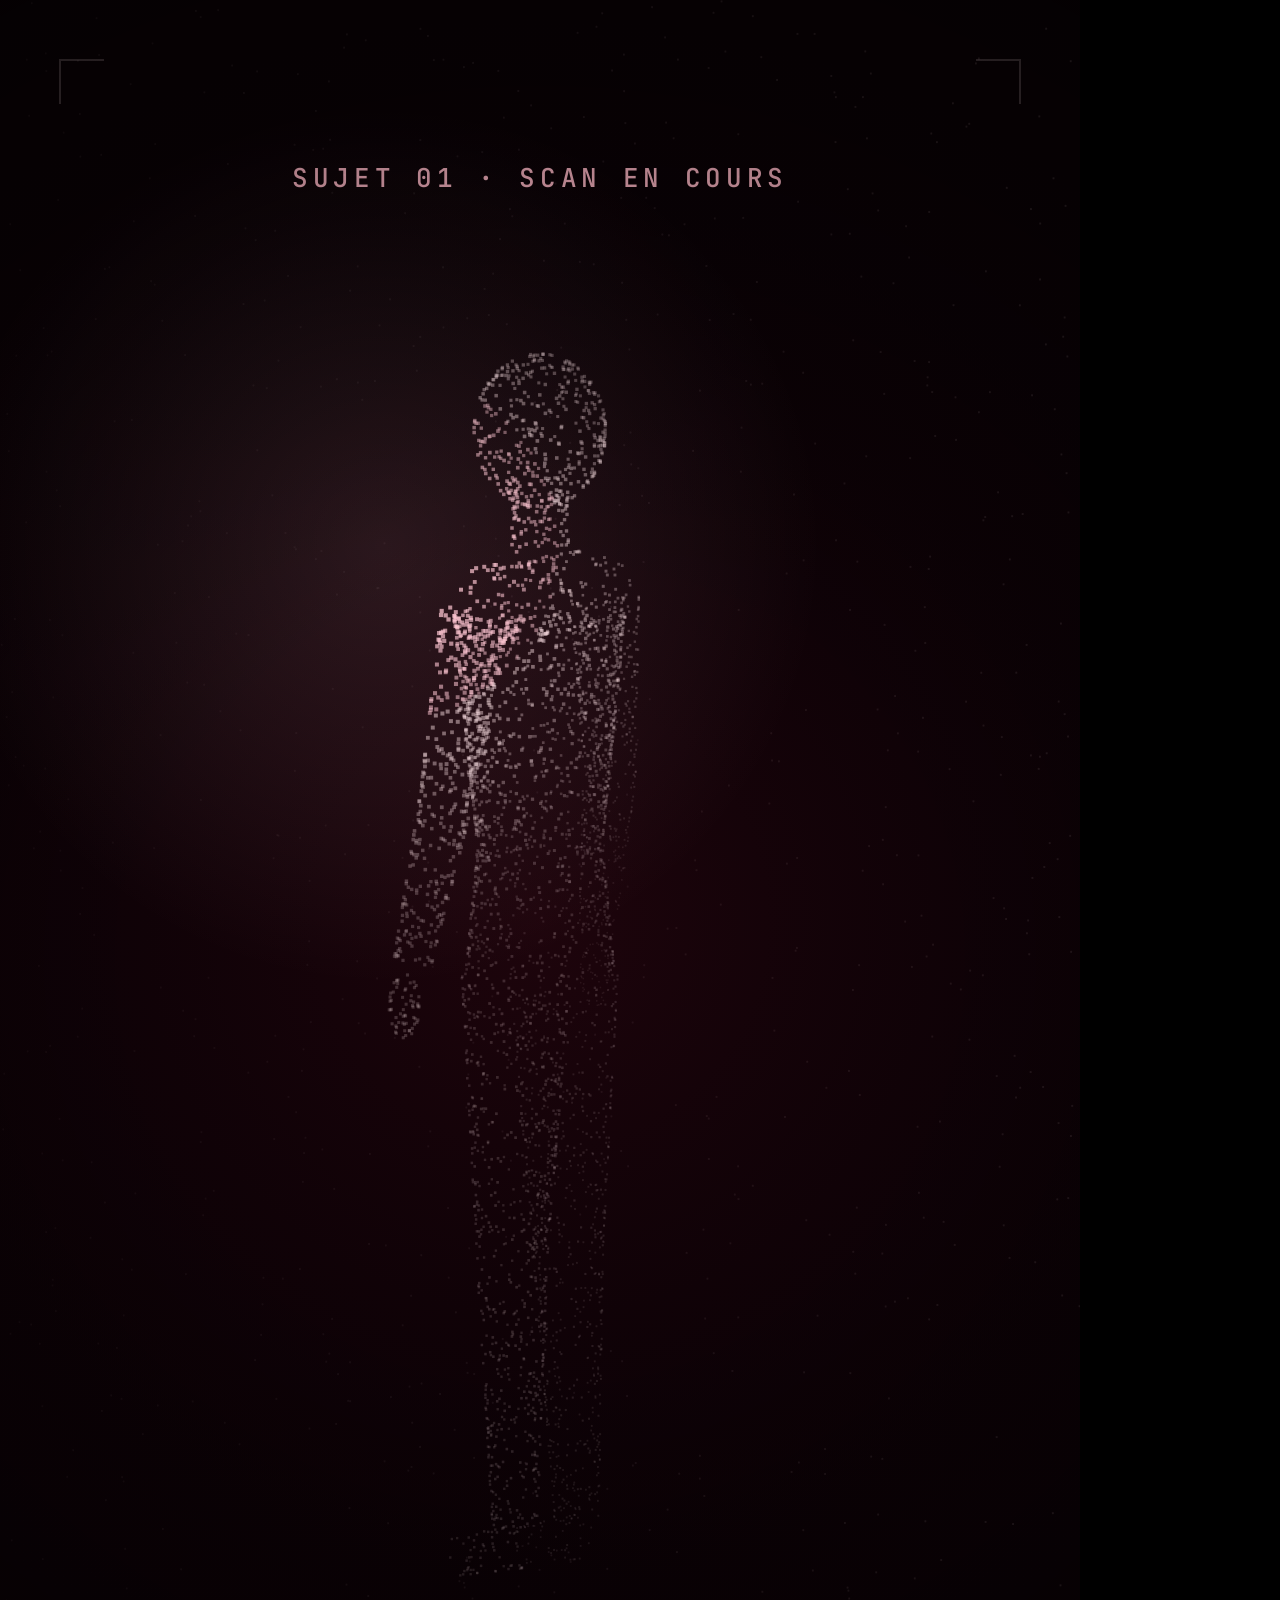
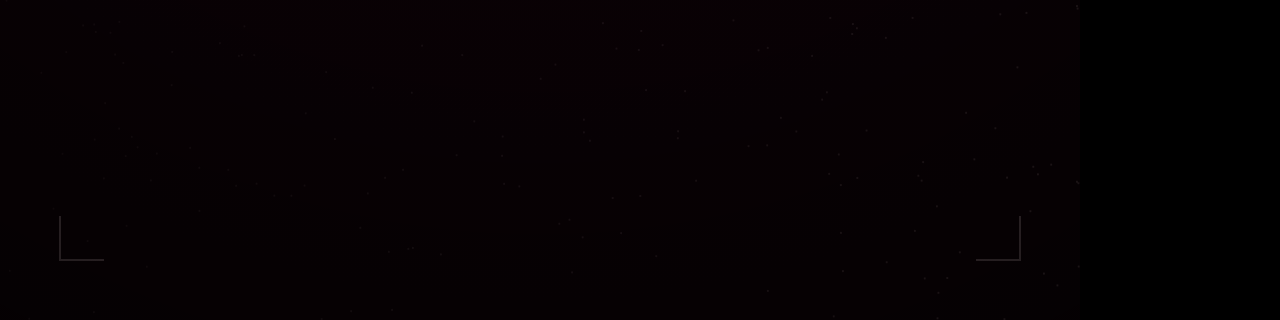
<file: miri/teaser-video-mystere.html>
<!doctype html>
<html><head><meta charset="utf-8">
<link href="https://fonts.googleapis.com/css2?family=Inter+Tight:wght@400;500;600&family=JetBrains+Mono:wght@400;500&display=swap" rel="stylesheet">
<style>html,body{margin:0;background:#000}canvas{display:block}</style>
</head><body>
<canvas id="c" width="1080" height="1920"></canvas>
<script>
const W = 1080, H = 1920, c = document.getElementById('c'), x = c.getContext('2d');
const C = { bg:'#14020A', b:'#5B0F22', b2:'#8E2B44', r:'#F5DDE0', rg:'#FFB8C6', deep:'#C9516C' };
const SANS = '"Inter Tight","Inter Display",Inter,sans-serif', MONO = '"JetBrains Mono","DejaVu Sans Mono",monospace';
const clamp = (v, a=0, b=1) => Math.max(a, Math.min(b, v));
const eo = t => 1 - Math.pow(1 - clamp(t), 3);
const eio = t => { t = clamp(t); return t < .5 ? 4*t*t*t : 1 - Math.pow(-2*t+2, 3)/2; };
let seed = 7; const rnd = () => { seed |= 0; seed = seed + 0x6D2B79F5 | 0; let t = Math.imul(seed ^ seed >>> 15, 1 | seed); t = t + Math.imul(t ^ t >>> 7, 61 | t) ^ t; return ((t ^ t >>> 14) >>> 0) / 4294967296; };

/* ---------- Corps en particules ---------- */
const pts = [];
const cap = (a, b, r0, r1, n, zs=.8) => {
  const ax=[b[0]-a[0],b[1]-a[1],b[2]-a[2]], L=Math.hypot(...ax)||1, d=ax.map(v=>v/L);
  let u = Math.abs(d[1])<.9 ? [d[2],0,-d[0]] : [1,0,0]; const ul=Math.hypot(...u); u=u.map(v=>v/ul);
  const v=[d[1]*u[2]-d[2]*u[1], d[2]*u[0]-d[0]*u[2], d[0]*u[1]-d[1]*u[0]];
  for (let i=0;i<n;i++){ const t=rnd(), th=rnd()*6.283, r=r0+(r1-r0)*t, cx=Math.cos(th)*r, sy=Math.sin(th)*r;
    pts.push([a[0]+ax[0]*t+u[0]*cx+v[0]*sy, a[1]+ax[1]*t+u[1]*cx+v[1]*sy, (a[2]+ax[2]*t+u[2]*cx+v[2]*sy)*zs]); }
};
const ell = (c0, rx, ry, rz, n) => { for (let i=0;i<n;i++){ const y=1-2*rnd(), r=Math.sqrt(1-y*y), th=rnd()*6.283; pts.push([c0[0]+Math.cos(th)*r*rx, c0[1]+y*ry, c0[2]+Math.sin(th)*r*rz]); } };
ell([0,.83,0],.095,.12,.105,420); cap([0,.64,0],[0,.73,0],.045,.042,80,1); cap([0,.55,0],[0,.16,0],.19,.135,900,.62);
cap([-.2,.57,0],[.2,.57,0],.06,.06,200,1); cap([0,.17,0],[0,-.02,0],.135,.16,380,.65);
for (const s of [-1,1]) { cap([s*.23,.56,0],[s*.29,.28,.02],.055,.042,220,1); cap([s*.29,.28,.02],[s*.33,.02,.06],.042,.03,180,1); ell([s*.34,-.05,.07],.03,.05,.022,60);
  cap([s*.085,-.02,0],[s*.1,-.46,0],.085,.055,400,1); cap([s*.1,-.46,0],[s*.11,-.88,-.01],.055,.035,300,1); cap([s*.11,-.91,-.02],[s*.115,-.93,.09],.035,.03,60,1); }

function darkBg(glow=1) {
  x.fillStyle = C.bg; x.fillRect(0,0,W,H);
  const g = x.createRadialGradient(W/2,H*.45,0,W/2,H*.45,W*.9);
  g.addColorStop(0,`rgba(142,43,68,${.42*glow})`); g.addColorStop(1,'rgba(20,2,10,0)');
  x.fillStyle = g; x.fillRect(0,0,W,H);
  x.strokeStyle = 'rgba(245,221,224,.035)'; x.lineWidth = 1;
  for (let i=0;i<=W;i+=90){ x.beginPath(); x.moveTo(i,0); x.lineTo(i,H); x.stroke(); }
  for (let j=0;j<=H;j+=90){ x.beginPath(); x.moveTo(0,j); x.lineTo(W,j); x.stroke(); }
}
function corners(a=1) {
  x.strokeStyle = `rgba(245,221,224,${.4*a})`; x.lineWidth = 2; const m=60, s=44;
  [[m,m,1,1],[W-m,m,-1,1],[m,H-m,1,-1],[W-m,H-m,-1,-1]].forEach(([px,py,dx,dy])=>{ x.beginPath(); x.moveTo(px,py+dy*s); x.lineTo(px,py); x.lineTo(px+dx*s,py); x.stroke(); });
}
function mono(txt, px, py, size=26, col=C.r, align='center', a=1) {
  x.save(); x.globalAlpha = a; x.font = `500 ${size}px ${MONO}`; x.letterSpacing = `${size*.18}px`; x.fillStyle = col; x.textAlign = align; x.textBaseline='middle'; x.fillText(txt.toUpperCase(), px, py); x.restore();
}
function drawBody(t, cx, cy, R, alpha=1) {
  const ay = .4 + t*.7, sy=Math.sin(ay), cyy=Math.cos(ay), ax=.08, sx=Math.sin(ax), cxx=Math.cos(ax);
  const scan = Math.sin(t*1.9)*.95;
  x.strokeStyle = `rgba(245,221,224,${.16*alpha})`; x.lineWidth = 2;
  [.32,.46,.62].forEach(k=>{ x.beginPath(); x.ellipse(cx, cy+.97*R, R*k, R*k*.16, 0, 0, 6.283); x.stroke(); });
  for (const [px,py,pz] of pts) {
    let X = px*cyy - pz*sy, Z = px*sy + pz*cyy, Y = py*cxx - Z*sx; Z = py*sx + Z*cxx;
    const dep = clamp((Z+.3)/.6), near = Math.abs(py-scan) < .022;
    x.fillStyle = near ? `rgba(255,184,198,${.95*alpha})` : `rgba(245,221,224,${(.22+dep*.65)*alpha})`;
    const s = near ? 4.2 : 1.6 + dep*1.8;
    x.fillRect(cx+X*R-s/2, cy-Y*R-s/2, s, s);
  }
  const yS = cy - scan*R;
  x.save(); x.shadowColor='rgba(255,184,198,.9)'; x.shadowBlur=30; x.strokeStyle=`rgba(255,184,198,${.7*alpha})`; x.lineWidth=3;
  x.beginPath(); x.ellipse(cx, yS, R*.42, R*.06, 0, 0, 6.283); x.stroke(); x.restore();
}

/* ---------- Œil ---------- */
function eye(lt) {
  blackBg(.9);
  const s = 1 + lt*.06, cx = W/2, cy = H/2;
  x.save(); x.translate(cx,cy); x.scale(s,s);
  const ew = 440, eh = 250;
  const open = eio(lt/.5);
  x.save(); x.scale(1, .15 + .85*open);
  x.shadowColor='rgba(255,184,198,.7)'; x.shadowBlur=30; x.lineWidth=7;
  const g = x.createLinearGradient(-ew,-eh,ew,eh); g.addColorStop(0,'#FFD3DC'); g.addColorStop(.55,C.rg); g.addColorStop(1,C.deep);
  x.strokeStyle = g;
  x.beginPath(); x.moveTo(-ew,0); x.bezierCurveTo(-ew*.6,-eh*1.05, ew*.6,-eh*1.05, ew,0); x.bezierCurveTo(ew*.6,eh*1.05,-ew*.6,eh*1.05,-ew,0); x.closePath(); x.stroke();
  x.restore();
  x.globalAlpha = open;
  const br = 1 + .06*Math.sin(lt*3.2);
  const rg = x.createRadialGradient(0,0,0,0,0,200*br); rg.addColorStop(0,'rgba(255,184,198,.85)'); rg.addColorStop(.55,'rgba(201,81,108,.3)'); rg.addColorStop(1,'rgba(201,81,108,0)');
  x.fillStyle = rg; x.beginPath(); x.arc(0,0,200*br,0,6.283); x.fill();
  x.lineWidth = 5; x.strokeStyle = C.rg; x.beginPath(); x.arc(0,0,150,0,6.283); x.stroke();
  x.lineWidth = 2; x.strokeStyle = 'rgba(245,221,224,.45)'; x.beginPath(); x.arc(0,0,105,0,6.283); x.stroke();
  // anneau de points qui tourne
  for (let i=0;i<40;i++){ const a=i/40*6.283+lt*.5; x.fillStyle='rgba(255,184,198,.8)'; x.beginPath(); x.arc(Math.cos(a)*180,Math.sin(a)*180,4,0,6.283); x.fill(); }
  x.shadowColor='rgba(255,184,198,.9)'; x.shadowBlur=40; x.fillStyle=C.rg; x.beginPath(); x.arc(0,0,46,0,6.283); x.fill();
  x.fillStyle = C.bg; x.shadowBlur=0; x.beginPath(); x.arc(0,0,22,0,6.283); x.fill();
  const sy = Math.sin(lt*2.6)*120;
  x.shadowColor='rgba(255,184,198,1)'; x.shadowBlur=24; x.strokeStyle=C.rg; x.lineWidth=4; x.beginPath(); x.moveTo(-260,sy); x.lineTo(260,sy); x.stroke();
  x.restore();
  mono('Scan rétinien', W/2, H*.72, 26, C.rg, 'center', clamp(lt/.6));
  corners(clamp(lt/.4));
}

/* ---------- Électrocardiogramme ---------- */
function ecg(lt) {
  blackBg(.7);
  const y0 = H*.5, amp = 220, per = 520;
  const beat = u => { const k = ((u % per)+per)%per / per;
    if (k<.36) return 0; if (k<.40) return -.12*Math.sin((k-.36)/.04*Math.PI);
    if (k<.44) return 0; if (k<.46) return .18; if (k<.49) return -1; if (k<.52) return .45; if (k<.56) return 0;
    if (k<.68) return -.2*Math.sin((k-.56)/.12*Math.PI); return 0; };
  const head = eo(lt/1.4) * (W+80) - 40;
  x.save(); x.shadowColor='rgba(255,184,198,.95)'; x.shadowBlur=26; x.lineWidth=7; x.lineJoin='round'; x.lineCap='round';
  const g = x.createLinearGradient(0,0,W,0); g.addColorStop(0,'rgba(255,184,198,0)'); g.addColorStop(.35,C.rg); g.addColorStop(1,'#FFD3DC'); x.strokeStyle=g;
  x.beginPath(); for (let px=-40; px<=head; px+=4){ const py = y0 + beat(px+40)*amp; px===-40 ? x.moveTo(px,py) : x.lineTo(px,py); } x.stroke();
  x.fillStyle='#fff'; x.beginPath(); x.arc(head, y0+beat(head+40)*amp, 10, 0, 6.283); x.fill(); x.restore();
  const bpm = 60 + Math.round(3*Math.sin(lt*5));
  x.save(); x.globalAlpha = clamp((lt-.3)/.4); x.font = `500 200px ${MONO}`; x.letterSpacing='-6px'; x.fillStyle=C.r; x.textAlign='center';
  x.shadowColor='rgba(255,184,198,.5)'; x.shadowBlur=30; x.fillText(String(bpm), W/2, H*.3); x.restore();
  mono('BPM · Rythme cardiaque', W/2, H*.3+60, 26, C.rg, 'center', clamp((lt-.3)/.4));
  corners();
}


/* ---------- Mystère : outils ---------- */
const GL = 'ABCDEFGHIJKLMNOPQRSTUVWXYZ0123456789#%&*+=?/<>ミリ';
const hash = (a, b) => { let h = (a * 374761393 + b * 668265263) | 0; h = (h ^ (h >>> 13)) * 1274126177; return ((h ^ (h >>> 16)) >>> 0) / 4294967296; };
let FRAME = 0;
function dec(str, p, salt=0) { const n = str.length; return [...str].map((ch, i) => (ch === ' ' || i / n < p) ? ch : GL[Math.floor(hash(i + salt * 97, Math.floor(FRAME / 2)) * GL.length)]).join(''); }
function blackBg(glow=.6) {
  x.fillStyle = '#0A0105'; x.fillRect(0,0,W,H);
  const g = x.createRadialGradient(W/2,H*.48,0,W/2,H*.48,W*.8); g.addColorStop(0,`rgba(91,15,34,${.5*glow})`); g.addColorStop(1,'rgba(10,1,5,0)');
  x.fillStyle = g; x.fillRect(0,0,W,H);
}
function vignette() { const g = x.createRadialGradient(W/2,H/2,W*.35,W/2,H/2,H*.75); g.addColorStop(0,'rgba(0,0,0,0)'); g.addColorStop(1,'rgba(0,0,0,.75)'); x.fillStyle=g; x.fillRect(0,0,W,H); }
function grain() { for (let i=0;i<900;i++){ const r = hash(i, FRAME); const r2 = hash(i+5000, FRAME); x.fillStyle = `rgba(245,221,224,${.03 + r*.05})`; x.fillRect(r*W, r2*H, 2, 2); } }
function bigText(lines, lt, opts={}) {
  const size = opts.size || 112, lh = size*1.08; x.font = `500 ${size}px ${SANS}`; x.letterSpacing = `${-size*.04}px`; x.textAlign='center'; x.textBaseline='alphabetic';
  const y0 = (opts.y || H/2) - lines.length*lh/2 + size*.8;
  lines.forEach((ln, i) => {
    const p = clamp((lt - (opts.start||.1) - i*.35)/.7); if (p <= 0) return;
    const txt = dec(ln, p, i+1);
    x.save(); x.globalAlpha = Math.min(1, p*3);
    if (opts.grad && i === lines.length-1) { const g = x.createLinearGradient(W*.2,0,W*.8,0); g.addColorStop(0,'#FFD3DC'); g.addColorStop(.5,C.rg); g.addColorStop(1,C.deep); x.fillStyle=g; } else x.fillStyle = C.r;
    x.shadowColor = 'rgba(255,184,198,.35)'; x.shadowBlur = 24; x.fillText(txt, W/2, y0 + i*lh); x.restore();
  });
}
function bodyLit(t, cx, cy, R, lx, ly, LR, alpha=1) {
  const ay = .4 + t*.6, sy=Math.sin(ay), cyy=Math.cos(ay), ax=.08, sx=Math.sin(ax), cxx=Math.cos(ax);
  for (const [px,py,pz] of pts) {
    let X = px*cyy - pz*sy, Z = px*sy + pz*cyy, Y = py*cxx - Z*sx; Z = py*sx + Z*cxx;
    const dep = clamp((Z+.3)/.6), X2 = cx+X*R, Y2 = cy-Y*R, lit = Math.max(0, 1 - Math.hypot(X2-lx, Y2-ly)/LR);
    const a = (.07 + dep*.13 + lit*lit*.85) * alpha; if (a < .02) continue;
    x.fillStyle = lit > .6 ? `rgba(255,200,212,${a})` : `rgba(245,221,224,${a})`;
    const s = 1.6 + dep*1.6 + lit*1.4; x.fillRect(X2-s/2, Y2-s/2, s, s);
  }
  const g = x.createRadialGradient(lx,ly,0,lx,ly,LR); g.addColorStop(0,`rgba(255,184,198,${.12*alpha})`); g.addColorStop(1,'rgba(255,184,198,0)'); x.fillStyle=g; x.beginPath(); x.arc(lx,ly,LR,0,6.283); x.fill();
}
function glitch(amount) {
  if (amount <= 0) return;
  off.getContext('2d').drawImage(c,0,0); const o = off;
  for (let i=0;i<14;i++){ const y = hash(i, FRAME)*H, h = 20 + hash(i+50, FRAME)*120, dx = (hash(i+99, FRAME)-.5)*120*amount;
    x.drawImage(o, 0, y, W, h, dx, y, W, h); }
  x.save(); x.globalCompositeOperation = 'lighter'; x.globalAlpha = .25*amount; x.drawImage(o, 8*amount, 0); x.restore();
}
const off = document.createElement('canvas'); off.width = W; off.height = H;

/* ---------- Scènes ---------- */
function sOpen(lt) {
  blackBg(.5);
  const lx = W/2 + Math.sin(lt*1.4)*260, ly = H*.5 + Math.cos(lt*1.1)*420;
  bodyLit(lt, W/2, H*.5, 640, lx, ly, 440, eo(lt/.6));
  mono(dec('Sujet 01 · Scan en cours', clamp((lt-.3)/1), 3), W/2, 180, 26, C.rg, 'center', clamp(lt/.4));
  const blink = Math.floor(lt*2.5) % 2; if (blink) { x.fillStyle = C.rg; x.beginPath(); x.arc(W/2 - 250, 180, 7, 0, 6.283); x.fill(); }
  corners(.6*eo(lt/.6));
}
function sHook(lt) { blackBg(.8); bigText(['Vous ne vous', 'êtes jamais vu', 'comme ça.'], lt, { grad: true }); }
function sRedact(lt) {
  blackBg(.7);
  const size = 112; x.font = `500 ${size}px ${SANS}`; x.letterSpacing = `${-size*.04}px`; x.textAlign='center';
  x.fillStyle = C.r; x.globalAlpha = eo(lt/.4); x.fillText(dec('On regarde', clamp(lt/.5), 9), W/2, H/2 - 50); x.globalAlpha = 1;
  const words = ['votre peau.', 'votre cœur.', 'votre sang.', 'votre corps.'];
  const t0 = .5, dur = .72, i = Math.min(words.length-1, Math.max(0, Math.floor((lt-t0)/dur))), f = lt < t0 ? 0 : ((lt-t0) % dur)/dur, last = i === words.length-1 && lt-t0 > dur*(words.length-1);
  const w = words[i], tw = x.measureText(w).width, y = H/2 + 90;
  const g = x.createLinearGradient(W/2-tw/2,0,W/2+tw/2,0); g.addColorStop(0,'#FFD3DC'); g.addColorStop(1,C.deep); x.fillStyle = g; x.fillText(w, W/2, y);
  // barre de censure qui s'ouvre puis se referme
  const open = last ? eio(f/.4) : (f < .35 ? eio(f/.35) : f > .8 ? 1 - eio((f-.8)/.2) : 1);
  const bw = (tw + 40) * (1 - open);
  x.fillStyle = '#2A0712'; x.fillRect(W/2 + tw/2 + 20 - bw, y - size*.85, bw, size*1.1);
  x.fillStyle = 'rgba(245,221,224,.08)'; x.fillRect(W/2 + tw/2 + 20 - bw, y - size*.85, bw, size*1.1);
  mono(dec('Données partiellement masquées', clamp(lt/1.2), 4), W/2, H-170, 22, C.rg, 'center', .6);
}
function sMontage(lt) {
  const k = Math.floor(lt / .16) % 4;
  if (k === 0) { blackBg(.6); bodyLit(lt*3, W/2, H*.5, 700, W/2, H*.35, 420); }
  if (k === 1) { blackBg(.8); bodyLit(lt*4+2, W/2, H*.95, 1500, W/2, H*.45, 520); }
  if (k === 2) { ecg(1 + lt); }
  if (k === 3) { blackBg(.9); bigText(['ミリ'], 1, { size: 300, start: 0 }); }
  glitch(.9);
}
function sDoors(lt) {
  blackBg(.6);
  bigText(['Les portes', 'ouvrent bientôt.'], lt, { y: H*.42, size: 104 });
  if (lt > 1.3) bigText(['Vous en serez ?'], lt - 1.3, { y: H*.62, size: 104, grad: true, start: 0 });
}
function sEnd(lt) {
  blackBg(1);
  bodyLit(lt+5, W/2, H*.4, 520, W/2 + Math.sin(lt)*120, H*.32, 300, .6);
  const p = clamp(lt/1);
  x.save(); x.fillStyle = C.r; x.font = `600 190px ${SANS}`; x.letterSpacing = '40px'; x.textAlign='center'; x.shadowColor='rgba(255,184,198,.5)'; x.shadowBlur=40;
  x.globalAlpha = Math.min(1, p*3); x.fillText(dec('MIRI', p, 21), W/2+20, H*.72); x.restore();
  mono(dec('ミリ · Quelque part à Paris', clamp((lt-.5)/1), 22), W/2, H*.72+70, 26, C.rg, 'center', clamp((lt-.4)/.4));
  const p3 = eo((lt-1.3)/.5);
  if (p3>0){ x.save(); x.globalAlpha=p3; const bw=640,bh=104,bx=W/2-bw/2,by=H*.81;
    x.strokeStyle='rgba(255,184,198,.7)'; x.lineWidth=2; x.shadowColor='rgba(255,184,198,.6)'; x.shadowBlur=30; x.beginPath(); x.roundRect(bx,by,bw,bh,52); x.stroke();
    x.shadowBlur=0; x.fillStyle=C.r; x.font=`500 38px ${SANS}`; x.letterSpacing='0px'; x.textAlign='center'; x.textBaseline='middle'; x.fillText('Demander une invitation · lien en bio', W/2, by+bh/2+2); x.restore(); }
  corners(clamp(lt/.6)*.6);
}

const SCENES = [
  [0,    2.8,  sOpen],
  [2.8,  5.8,  sHook],
  [5.8,  7.4,  ecg],
  [7.4,  11.0, sRedact],
  [11.0, 12.0, sMontage],
  [12.0, 15.0, sDoors],
  [15.0, 18.4, sEnd]
];
const DURATION = 18.4;
function draw(t) {
  FRAME = Math.round(t*30);
  x.setTransform(1,0,0,1,0,0); x.globalAlpha=1; x.shadowBlur=0; x.textAlign='left'; x.letterSpacing='0px'; x.globalCompositeOperation='source-over';
  const s = SCENES.find(([a,b]) => t>=a && t<b) || SCENES[SCENES.length-1], lt = t - s[0];
  s[2](lt);
  if (s[0] > 0 && lt < .12) glitch(1 - lt/.12);
  vignette(); grain();
  if (t < .5) { x.fillStyle = `rgba(0,0,0,${1 - t/.5})`; x.fillRect(0,0,W,H); }
  if (t > DURATION-.5) { x.fillStyle = `rgba(0,0,0,${clamp((t-(DURATION-.5))/.5)})`; x.fillRect(0,0,W,H); }
}
window.ready = Promise.all([document.fonts.load(`500 96px "Inter Tight"`), document.fonts.load(`600 190px "Inter Tight"`), document.fonts.load(`500 26px "JetBrains Mono"`)]).catch(()=>{}).then(()=>document.fonts.ready);
window.draw = draw; window.DURATION = DURATION;
if (!location.search.includes('rec')) { const t0 = performance.now(); const loop = () => { draw(((performance.now()-t0)/1000) % DURATION); requestAnimationFrame(loop); }; window.ready.then(loop); }
</script>
</body></html>
</file>
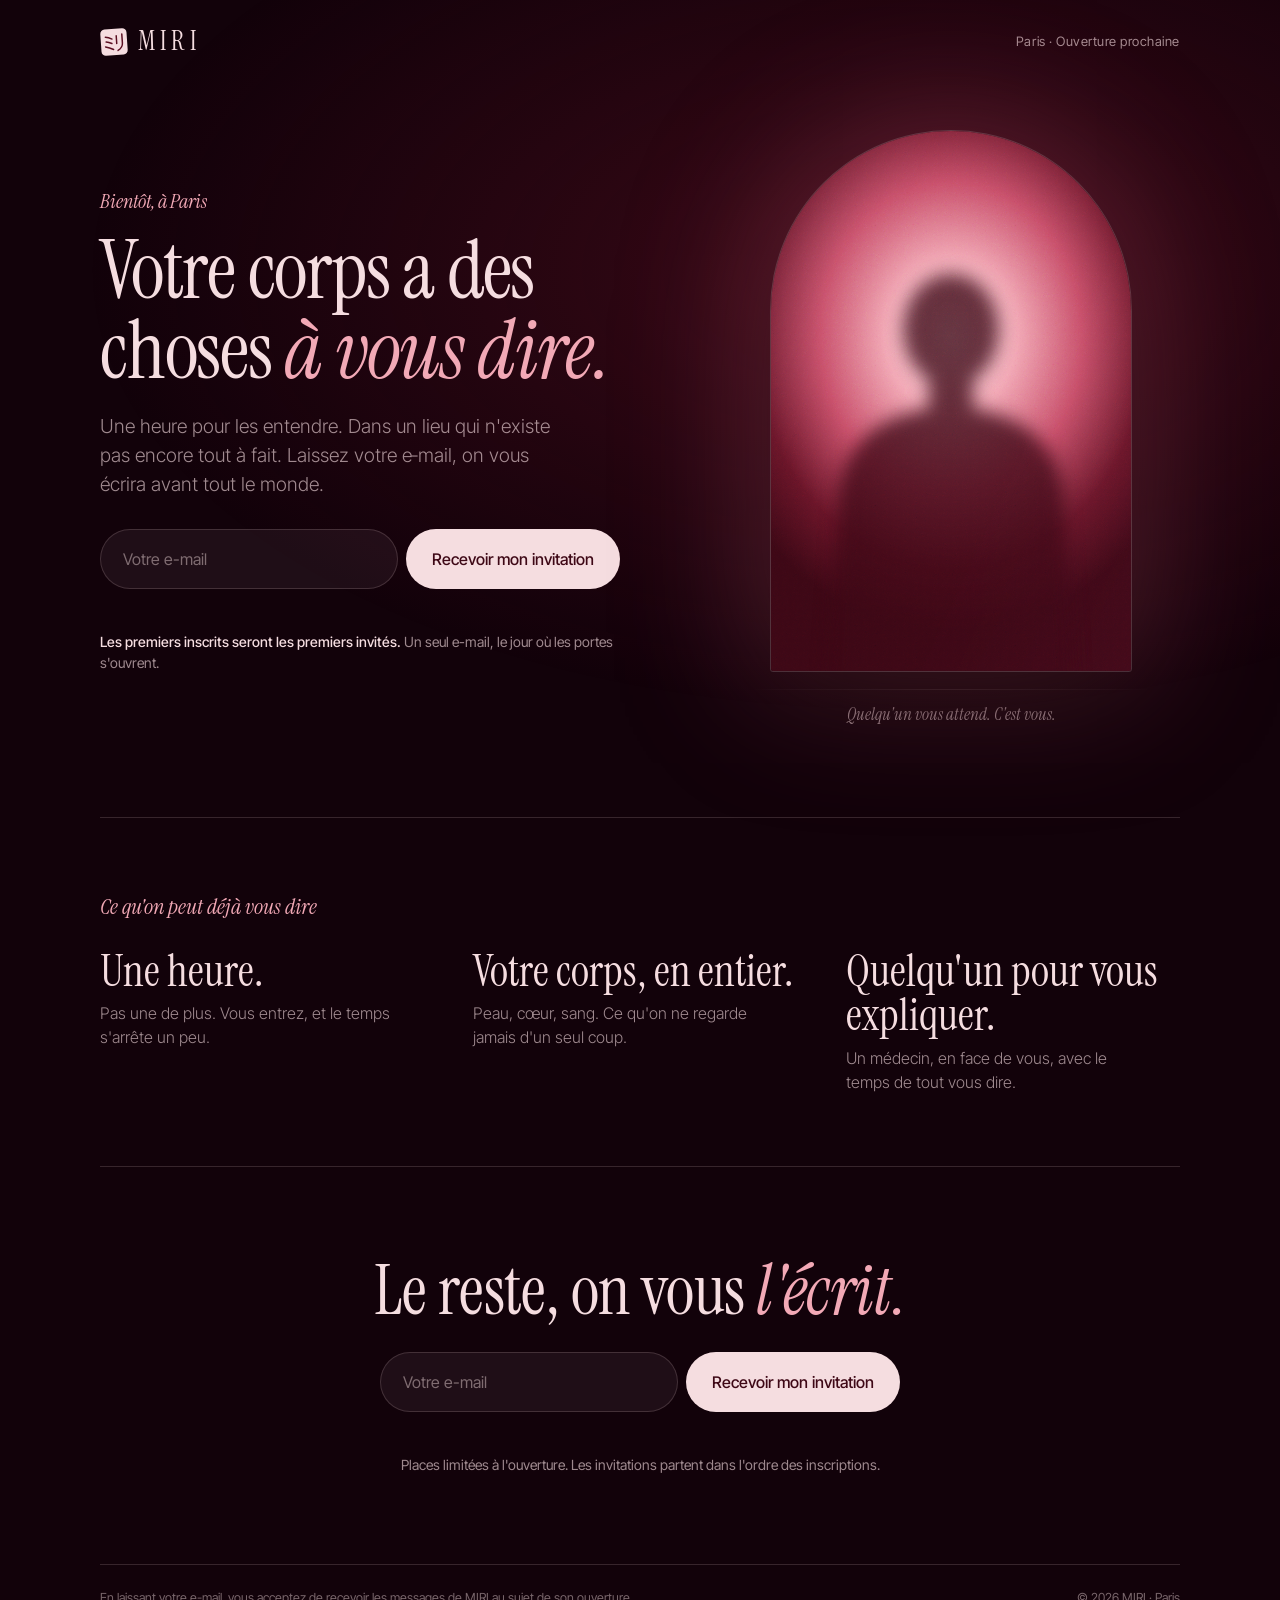
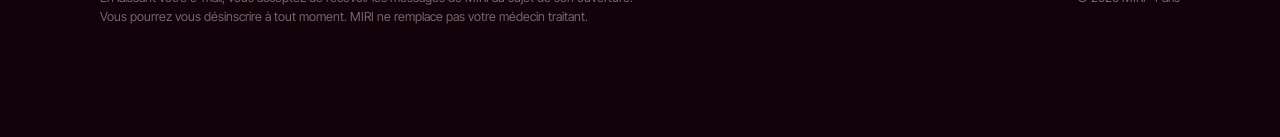
<file: miri/teasing.html>
<!doctype html>
<html lang="fr">
<head>
<meta charset="utf-8">
<meta name="viewport" content="width=device-width, initial-scale=1, viewport-fit=cover">
<title>MIRI · Bientôt à Paris</title>
<meta name="description" content="Votre corps a des choses à vous dire. Bientôt à Paris. Laissez votre e-mail pour recevoir votre invitation.">
<meta property="og:title" content="MIRI · Bientôt à Paris">
<meta property="og:description" content="Votre corps a des choses à vous dire. Recevez votre invitation.">
<meta name="theme-color" content="#12020A">
<link rel="preconnect" href="https://fonts.googleapis.com">
<link rel="preconnect" href="https://fonts.gstatic.com" crossorigin>
<link href="https://fonts.googleapis.com/css2?family=Instrument+Serif:ital@0;1&family=Inter+Tight:wght@300;400;500&display=swap" rel="stylesheet">
<style>
/* Une seule scène : une silhouette derrière une arche de verre dépoli, un texte court, un champ e-mail. Tout le reste s'efface. */
:root{
  color-scheme:dark;
  --night:#12020A; --wine:#3E0816; --bordeaux:#5B0F22; --rosewood:#8E2B44; --blush:#F5DDE0; --glow:#F2A9B6; --muted:rgba(245,221,224,.62); --edge:rgba(245,221,224,.16);
  --serif:"Instrument Serif","Cormorant Garamond",Georgia,serif; --sans:"Inter Tight",system-ui,sans-serif;
}
*{box-sizing:border-box;margin:0;padding:0}
html{scroll-behavior:smooth}
body{background:var(--night);color:var(--blush);font-family:var(--sans);-webkit-font-smoothing:antialiased;line-height:1.5;overflow-x:hidden}
body::before{content:"";position:fixed;inset:0;pointer-events:none;z-index:0;background:radial-gradient(90% 70% at 70% 30%,rgba(91,15,34,.55),transparent 70%)}
.wrap{position:relative;z-index:1;max-width:1120px;margin:0 auto;padding-left:max(20px,env(safe-area-inset-left,0px));padding-right:max(20px,env(safe-area-inset-right,0px))}
a{color:inherit}

.top{display:flex;justify-content:space-between;align-items:center;padding-block:22px}
.brand{display:flex;align-items:center;gap:10px;font-family:var(--serif);font-size:26px;letter-spacing:.2em;text-decoration:none}
.brand svg{width:28px;height:28px;transform:rotate(-4deg)}
.where{font-size:13px;color:var(--muted);letter-spacing:.04em}

/* SCÈNE */
.scene{display:grid;grid-template-columns:1.1fr .9fr;gap:clamp(24px,5vw,72px);align-items:center;padding-block:clamp(16px,4vw,48px) clamp(48px,7vw,96px)}
.copy{min-width:0}
.eyebrow{font-family:var(--serif);font-style:italic;font-size:20px;color:var(--glow);margin-bottom:14px}
h1{font-family:var(--serif);font-weight:400;font-size:clamp(44px,6.4vw,92px);line-height:.98;letter-spacing:-.015em;text-wrap:balance}
h1 em{font-style:italic;color:var(--glow)}
.sub{font-size:clamp(17px,1.5vw,20px);font-weight:300;color:var(--muted);max-width:460px;margin:22px 0 30px}

/* ARCHE */
.arch-wrap{display:grid;place-items:center;min-width:0}
.arch{position:relative;width:min(100%,360px);aspect-ratio:3/4.5;border-radius:999px 999px 14px 14px;overflow:hidden;
  background:radial-gradient(70% 55% at 50% 38%,#FFE1E6 0%,#F2A9B6 26%,#C9516C 52%,#6B1529 78%,#3E0816 100%);
  box-shadow:0 0 0 1px rgba(245,221,224,.18),0 0 140px 10px rgba(201,81,108,.35),0 40px 80px -30px #000;animation:breathe 7s ease-in-out infinite}
@keyframes breathe{50%{box-shadow:0 0 0 1px rgba(245,221,224,.22),0 0 190px 30px rgba(201,81,108,.5),0 40px 80px -30px #000}}
.figure{position:absolute;left:50%;bottom:-4%;width:78%;transform:translateX(-50%);filter:blur(9px);opacity:.78;animation:approach 9s ease-in-out infinite;transform-origin:50% 100%}
@keyframes approach{0%,100%{transform:translateX(-50%) scale(1);filter:blur(11px);opacity:.66}50%{transform:translateX(-49%) scale(1.06);filter:blur(6px);opacity:.86}}
.glass{position:absolute;inset:0;background:linear-gradient(115deg,rgba(255,255,255,.22) 0%,transparent 28%,transparent 62%,rgba(255,255,255,.1) 100%);mix-blend-mode:soft-light}
.grain{position:absolute;inset:0;opacity:.22;mix-blend-mode:overlay;background-image:url("data:image/svg+xml,%3Csvg xmlns='http://www.w3.org/2000/svg' width='140' height='140'%3E%3Cfilter id='n'%3E%3CfeTurbulence baseFrequency='.9' numOctaves='2'/%3E%3C/filter%3E%3Crect width='100%25' height='100%25' filter='url(%23n)'/%3E%3C/svg%3E")}
.sill{width:min(100%,420px);height:1px;background:linear-gradient(90deg,transparent,var(--edge),transparent);margin-top:18px}
.caption{font-family:var(--serif);font-style:italic;color:var(--muted);font-size:17px;margin-top:12px;text-align:center}

/* FORMULAIRE */
form{display:flex;gap:8px;flex-wrap:wrap;max-width:520px}
.field{flex:1 1 240px;min-width:0;position:relative}
input[type=email]{width:100%;background:rgba(245,221,224,.06);border:1px solid var(--edge);border-radius:999px;padding:17px 22px;color:var(--blush);font:inherit;font-size:16px;outline:none;transition:border-color .2s,background .2s}
input[type=email]::placeholder{color:rgba(245,221,224,.45)}
input[type=email]:focus{border-color:var(--glow);background:rgba(245,221,224,.1)}
.btn{flex:0 0 auto;border:0;border-radius:999px;padding:17px 26px;background:var(--blush);color:var(--wine);font:inherit;font-size:16px;font-weight:500;cursor:pointer;transition:transform .2s,box-shadow .3s}
.btn:hover{transform:translateY(-1px);box-shadow:0 10px 40px -10px rgba(242,169,182,.8)}
.btn:focus-visible,input:focus-visible,a:focus-visible,button:focus-visible{outline:2px solid var(--glow);outline-offset:3px}
.hp{position:absolute;left:-9999px;width:1px;height:1px;opacity:0}
.promise{font-size:14px;color:var(--muted);margin-top:14px;max-width:520px}
.promise b{color:var(--blush);font-weight:500}
.err{color:#F3B08E;font-size:14px;min-height:20px;margin-top:8px}
.done{max-width:520px;border:1px solid var(--edge);border-radius:20px;padding:22px 24px;background:rgba(245,221,224,.05)}
.done h2{font-family:var(--serif);font-weight:400;font-size:32px;line-height:1.05;margin-bottom:8px}
.done p{color:var(--muted);font-weight:300}
.share{display:flex;gap:8px;flex-wrap:wrap;margin-top:16px;align-items:center}
.share input{flex:1 1 200px;min-width:0;background:transparent;border:1px solid var(--edge);border-radius:999px;padding:11px 16px;color:var(--muted);font:inherit;font-size:14px}
.ghost{border:1px solid var(--edge);background:transparent;color:var(--blush);border-radius:999px;padding:11px 18px;font:inherit;font-size:14px;cursor:pointer}

/* INDICES */
.hints{border-top:1px solid var(--edge);padding-block:clamp(40px,6vw,72px)}
.hints h2{font-family:var(--serif);font-weight:400;font-style:italic;font-size:22px;color:var(--glow);margin-bottom:26px}
.rows{display:grid;grid-template-columns:repeat(auto-fit,minmax(min(100%,260px),1fr));gap:clamp(20px,3vw,40px)}
.row b{display:block;font-family:var(--serif);font-weight:400;font-size:clamp(30px,3.4vw,44px);line-height:1.02;margin-bottom:8px}
.row p{color:var(--muted);font-weight:300;max-width:300px}

/* DERNIER APPEL */
.last{text-align:center;padding-block:clamp(48px,7vw,96px);border-top:1px solid var(--edge)}
.last h2{font-family:var(--serif);font-weight:400;font-size:clamp(38px,5.4vw,72px);line-height:1;letter-spacing:-.01em;text-wrap:balance;margin-bottom:26px}
.last h2 em{font-style:italic;color:var(--glow)}
.last form,.last .done{margin:0 auto;text-align:left}
.last .promise{margin:14px auto 0;text-align:center}

footer{border-top:1px solid var(--edge);padding-block:24px 110px;display:flex;justify-content:space-between;gap:16px;flex-wrap:wrap;font-size:12.5px;color:rgba(245,221,224,.45)}
footer p{max-width:560px}

/* BARRE MOBILE */
.bar{position:fixed;left:0;right:0;bottom:0;z-index:5;padding:12px max(16px,env(safe-area-inset-right,0px)) calc(12px + env(safe-area-inset-bottom,0px)) max(16px,env(safe-area-inset-left,0px));background:linear-gradient(transparent,rgba(18,2,10,.95) 35%);display:none;justify-content:center;transform:translateY(110%);transition:transform .35s}
.bar.on{transform:none}
.bar a{display:block;width:min(100%,520px);text-align:center;text-decoration:none;border-radius:999px;padding:15px 20px;background:var(--blush);color:var(--wine);font-weight:500}

@media (max-width:820px){
  .scene{grid-template-columns:1fr}
  .arch-wrap{order:-1}
  .arch{width:min(40vw,156px)}
  .sill{margin-top:12px}
  .scene{gap:18px;padding-top:4px}
  .sub{margin:16px 0 22px}
  .caption{display:none}
  .where{display:none}
  .top{justify-content:center}
  .bar{display:flex}
  form .btn{flex:1 1 100%}
}
@media (prefers-reduced-motion:reduce){*{animation:none!important;transition:none!important}}
</style>
</head>
<body>
<div class="wrap">
  <div class="top">
    <a class="brand" href="#" aria-label="MIRI">
      <svg viewBox="0 0 64 64" aria-hidden="true"><rect x="2" y="2" width="60" height="60" rx="10" fill="#F5DDE0"/><g fill="none" stroke="#5B0F22" stroke-width="3.4" stroke-linecap="round"><path d="M13 20 Q20 21 28 25"/><path d="M14 31 Q20 32 27 35"/><path d="M12 42 Q21 44 30 49"/><path d="M38 18 V36"/><path d="M51 15 V36 Q51 46 40 52"/></g></svg>
      <span>MIRI</span>
    </a>
    <span class="where">Paris · Ouverture prochaine</span>
  </div>

  <main class="scene">
    <div class="copy">
      <p class="eyebrow">Bientôt, à Paris</p>
      <h1>Votre corps a des choses <em>à vous dire.</em></h1>
      <p class="sub">Une heure pour les entendre. Dans un lieu qui n'existe pas encore tout à fait. Laissez votre e‑mail, on vous écrira avant tout le monde.</p>

      <div data-slot>
        <form novalidate data-form>
          <label class="field"><span class="hp">Votre e-mail</span><input id="email-1" type="email" name="email" placeholder="Votre e-mail" autocomplete="email" inputmode="email" required></label>
          <input class="hp" type="text" name="site" tabindex="-1" autocomplete="off" aria-hidden="true">
          <button class="btn" type="submit">Recevoir mon invitation</button>
        </form>
        <p class="err" role="alert" data-err></p>
        <p class="promise"><b>Les premiers inscrits seront les premiers invités.</b> Un seul e-mail, le jour où les portes s'ouvrent.</p>
      </div>
    </div>

    <div class="arch-wrap" aria-hidden="true">
      <div class="arch">
        <svg class="figure" viewBox="0 0 200 320"><g fill="#3E0816"><ellipse cx="100" cy="62" rx="34" ry="40"/><path d="M84 96 h32 v22 c34 6 58 22 64 60 l8 142 H12 l8 -142 c6 -38 30 -54 64 -60 z"/></g></svg>
        <div class="glass"></div>
        <div class="grain"></div>
      </div>
      <div class="sill"></div>
      <p class="caption">Quelqu'un vous attend. C'est vous.</p>
    </div>
  </main>

  <section class="hints">
    <h2>Ce qu'on peut déjà vous dire</h2>
    <div class="rows">
      <div class="row"><b>Une heure.</b><p>Pas une de plus. Vous entrez, et le temps s'arrête un peu.</p></div>
      <div class="row"><b>Votre corps, en entier.</b><p>Peau, cœur, sang. Ce qu'on ne regarde jamais d'un seul coup.</p></div>
      <div class="row"><b>Quelqu'un pour vous expliquer.</b><p>Un médecin, en face de vous, avec le temps de tout vous dire.</p></div>
    </div>
  </section>

  <section class="last" id="invitation">
    <h2>Le reste, on vous <em>l'écrit.</em></h2>
    <div data-slot>
      <form novalidate data-form>
        <label class="field"><span class="hp">Votre e-mail</span><input id="email-2" type="email" name="email" placeholder="Votre e-mail" autocomplete="email" inputmode="email" required></label>
        <input class="hp" type="text" name="site" tabindex="-1" autocomplete="off" aria-hidden="true">
        <button class="btn" type="submit">Recevoir mon invitation</button>
      </form>
      <p class="err" role="alert" data-err></p>
      <p class="promise">Places limitées à l'ouverture. Les invitations partent dans l'ordre des inscriptions.</p>
    </div>
  </section>

  <footer>
    <p>En laissant votre e-mail, vous acceptez de recevoir les messages de MIRI au sujet de son ouverture. Vous pourrez vous désinscrire à tout moment. MIRI ne remplace pas votre médecin traitant.</p>
    <span>© 2026 MIRI · Paris</span>
  </footer>
</div>

<div class="bar" id="bar"><a href="#invitation">Recevoir mon invitation</a></div>

<script>
// Adresse du service qui reçoit les e-mails (Formspree, Tally, Brevo, Google Apps Script...). Vide = aperçu : rien n'est envoyé.
const FORM_ENDPOINT = "";

const source = (() => { try { return new URLSearchParams(location.search).get('s') || document.referrer || 'direct'; } catch { return 'direct'; } })();
const ok = v => /^[^\s@]+@[^\s@]+\.[^\s@]{2,}$/.test(v);

function showDone() {
  document.querySelectorAll('[data-slot]').forEach(slot => {
    slot.innerHTML = `<div class="done" role="status"><h2>C'est noté.</h2><p>Vous êtes sur la liste. On vous écrira avant tout le monde.</p>
      <div class="share"><input type="text" readonly value="${location.href.split('#')[0].replace(/"/g, '')}" aria-label="Lien à partager"><button class="ghost" type="button" data-copy>Copier le lien</button></div>
      <p style="margin-top:10px;font-size:14px">Vous connaissez quelqu'un qui voudrait en être ?</p></div>`;
  });
  document.getElementById('bar').remove();
  document.querySelectorAll('[data-copy]').forEach(b => b.addEventListener('click', async () => {
    const field = b.previousElementSibling;
    try { await navigator.clipboard.writeText(field.value); b.textContent = 'Lien copié'; } catch { field.select(); b.textContent = 'Sélectionné, copiez-le'; }
  }));
}

document.querySelectorAll('[data-form]').forEach(form => {
  const err = form.parentElement.querySelector('[data-err]');
  form.addEventListener('submit', async e => {
    e.preventDefault();
    const email = form.email.value.trim();
    if (form.site.value) return;                       // champ piège pour les robots
    if (!ok(email)) { err.textContent = "Cette adresse ne semble pas complète. Vérifiez-la et réessayez."; form.email.focus(); return; }
    err.textContent = '';
    const btn = form.querySelector('.btn'); btn.disabled = true; btn.textContent = 'Un instant…';
    try {
      if (FORM_ENDPOINT) {
        const r = await fetch(FORM_ENDPOINT, { method: 'POST', headers: { 'Content-Type': 'application/json', 'Accept': 'application/json' }, body: JSON.stringify({ email, source, date: new Date().toISOString() }) });
        if (!r.ok) throw new Error();
      }
      showDone();
    } catch {
      btn.disabled = false; btn.textContent = 'Recevoir mon invitation';
      err.textContent = "L'inscription n'est pas passée. Réessayez dans un instant.";
    }
  });
});

// Barre mobile : apparaît quand le premier formulaire sort de l'écran
const bar = document.getElementById('bar'), first = document.querySelector('[data-form]'), last = document.getElementById('invitation');
if ('IntersectionObserver' in window) {
  const seen = new Map();
  const io = new IntersectionObserver(es => { es.forEach(e => seen.set(e.target, e.isIntersecting)); if (bar.isConnected) bar.classList.toggle('on', !seen.get(first) && !seen.get(last)); });
  io.observe(first); io.observe(last);
}
</script>
</body>
</html>
</file>
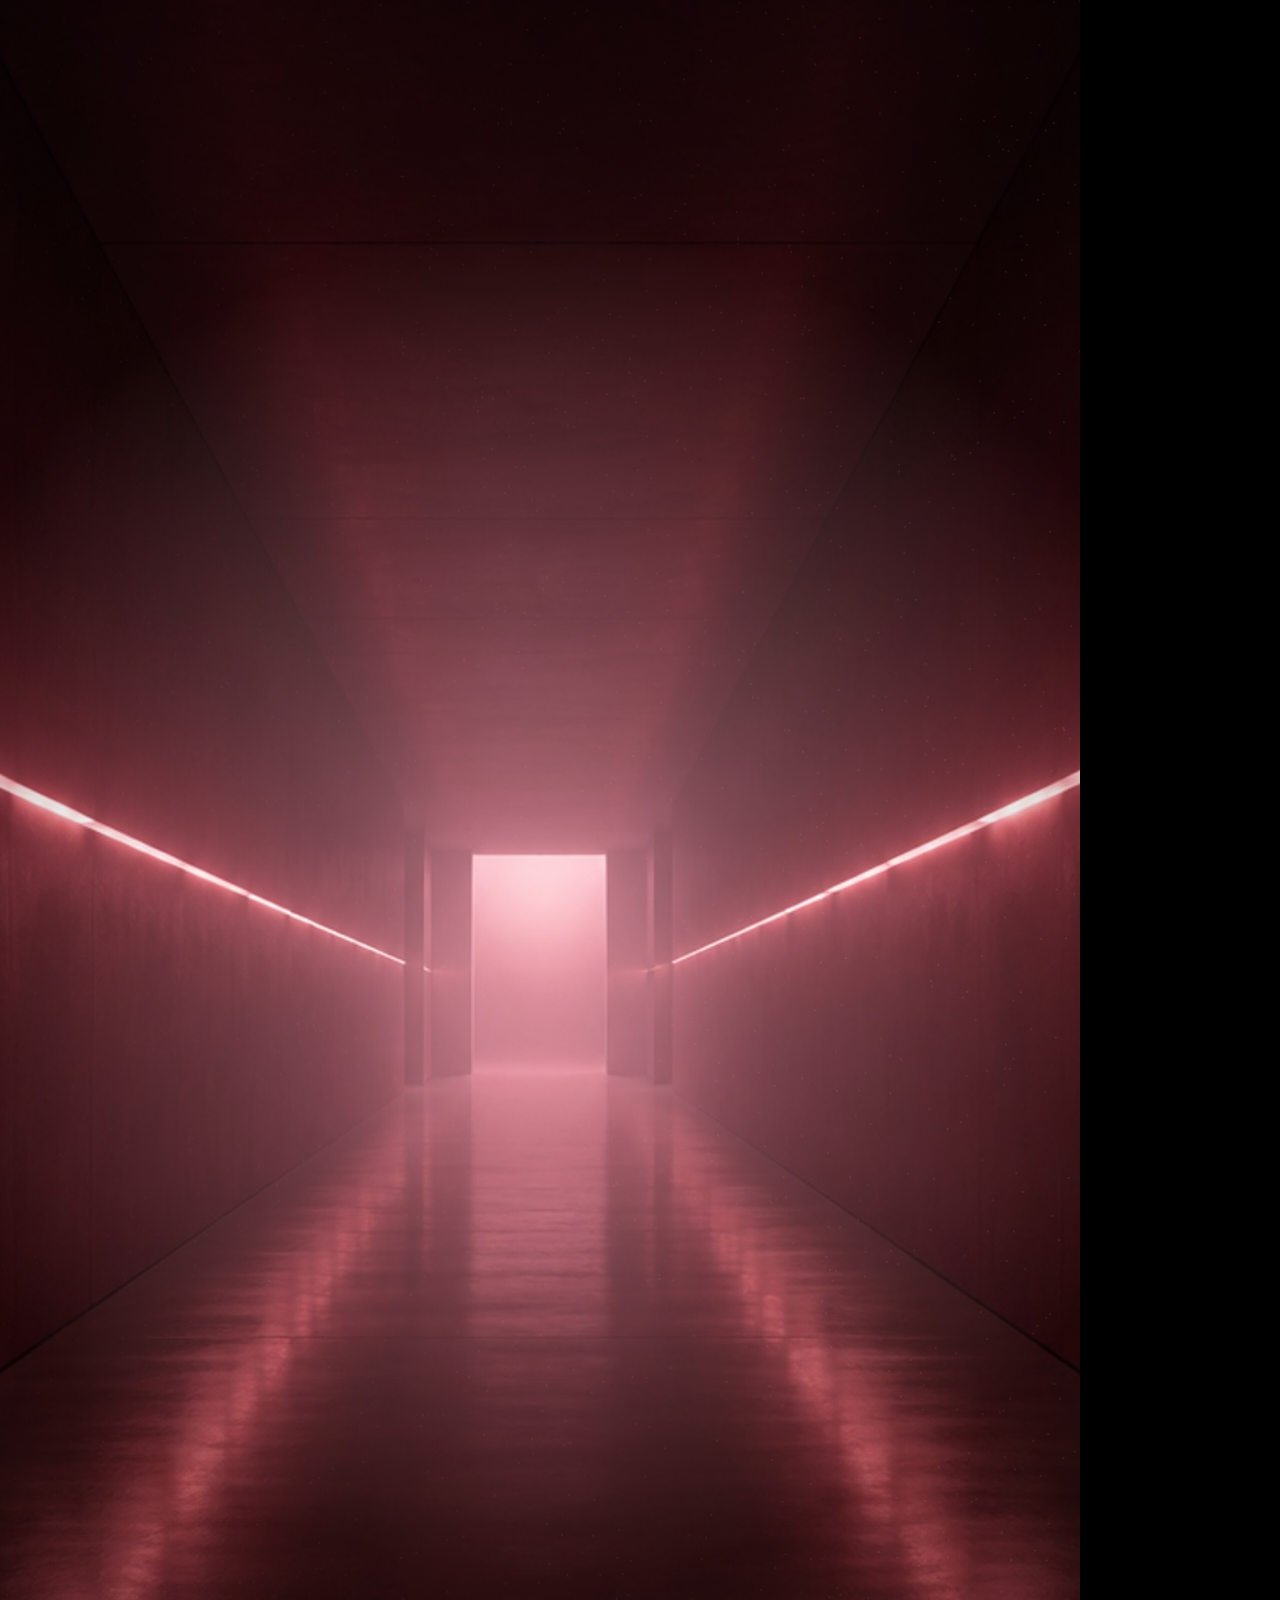
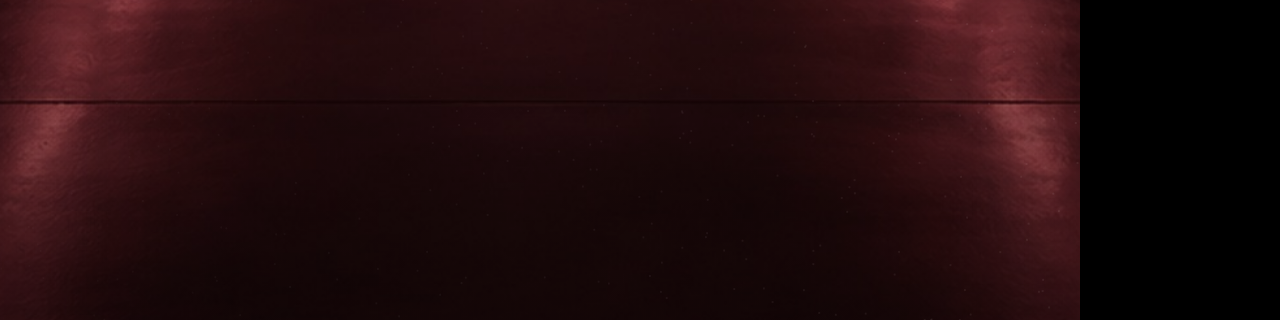
<file: miri/film/film.html>
<!doctype html>
<html><head><meta charset="utf-8">
<link href="https://fonts.googleapis.com/css2?family=Inter+Tight:wght@400;500;600&family=JetBrains+Mono:wght@400;500&display=swap" rel="stylesheet">
<style>html,body{margin:0;background:#000}canvas{display:block}</style>
</head><body>
<canvas id="c" width="1080" height="1920"></canvas>
<script>
const W = 1080, H = 1920, c = document.getElementById('c'), x = c.getContext('2d');
const C = { night:'#0A0105', blush:'#F5DDE0', glow:'#FFB8C6', deep:'#C9516C', wine:'#3E0816' };
const SANS = '"Inter Tight","Inter",sans-serif', MONO = '"JetBrains Mono",monospace';
const clamp = (v,a=0,b=1) => Math.max(a, Math.min(b, v));
const eo = t => 1 - Math.pow(1 - clamp(t), 3);
const eio = t => { t = clamp(t); return t < .5 ? 4*t*t*t : 1 - Math.pow(-2*t+2, 3)/2; };
const lerp = (a,b,t) => a + (b-a)*t;
const hash = (a,b) => { let h = (a*374761393 + b*668265263) | 0; h = (h ^ (h >>> 13)) * 1274126177; return ((h ^ (h >>> 16)) >>> 0) / 4294967296; };
let FRAME = 0;
const beat = t => { const k = (t % 1) ; return Math.exp(-Math.pow((k-.08)/.05,2)) + .65*Math.exp(-Math.pow((k-.3)/.06,2)); };

/* ---------- Images ---------- */
const IMG = {}; const NAMES = ['01','02','04','05','06','07','08','09','10','12'];
// zone utile de chaque image (fractions) : la 12 est une image large posée sur fond noir
const CROP = { '12': [0, .235, 1, .53] };
const loadAll = () => Promise.all(NAMES.map(n => new Promise(res => { const im = new Image(); im.onload = () => { IMG[n] = im; res(); }; im.src = n + '.jpg'; })));

// plan : image + mouvement de caméra. z = zoom, (px,py) = point visé dans l'image (0..1)
function shot(name, p, cam) {
  const im = IMG[name], cr = CROP[name] || [0,0,1,1];
  const sx0 = cr[0]*im.width, sy0 = cr[1]*im.height, sw0 = cr[2]*im.width, sh0 = cr[3]*im.height;
  const z = lerp(cam.z0 ?? 1, cam.z1 ?? 1.12, p), px = lerp(cam.x0 ?? .5, cam.x1 ?? .5, p), py = lerp(cam.y0 ?? .5, cam.y1 ?? .5, p);
  const base = Math.max(W/sw0, H/sh0) * z, vw = W/base, vh = H/base;
  const cx = clamp(sx0 + px*sw0, sx0 + vw/2, sx0 + sw0 - vw/2), cy = clamp(sy0 + py*sh0, sy0 + vh/2, sy0 + sh0 - vh/2);
  x.imageSmoothingQuality = 'high';
  x.drawImage(im, cx - vw/2, cy - vh/2, vw, vh, 0, 0, W, H);
}
function grade(strength=1) { // étalonnage : ombres bordeaux, vignette, grain
  x.save(); x.globalCompositeOperation = 'soft-light'; x.fillStyle = `rgba(142,43,68,${.28*strength})`; x.fillRect(0,0,W,H); x.restore();
  const g = x.createRadialGradient(W/2,H*.5,W*.35,W/2,H*.5,H*.75); g.addColorStop(0,'rgba(0,0,0,0)'); g.addColorStop(1,'rgba(4,0,2,.78)'); x.fillStyle = g; x.fillRect(0,0,W,H);
  for (let i=0;i<1600;i++){ const r=hash(i,FRAME), r2=hash(i+9000,FRAME); x.fillStyle=`rgba(255,235,238,${.02+r*.05})`; x.fillRect(r*W, r2*H, 2, 2); }
}
function scrim(y0, y1, a=.7) { const g = x.createLinearGradient(0,y0,0,y1); g.addColorStop(0,'rgba(6,0,3,0)'); g.addColorStop(.35,`rgba(6,0,3,${a})`); g.addColorStop(.65,`rgba(6,0,3,${a})`); g.addColorStop(1,'rgba(6,0,3,0)'); x.fillStyle = g; x.fillRect(0,y0,W,y1-y0); }
function scanline(p, o={}) { // ligne de lumière qui traverse l'image
  const y = lerp(o.y0 ?? H*.2, o.y1 ?? H*.8, p);
  const g = x.createLinearGradient(0,y-220,0,y); g.addColorStop(0,'rgba(255,184,198,0)'); g.addColorStop(1,'rgba(255,184,198,.22)');
  x.save(); x.globalCompositeOperation = 'screen'; x.fillStyle = g; x.fillRect(0,y-220,W,220);
  x.shadowColor = 'rgba(255,184,198,1)'; x.shadowBlur = 40; x.fillStyle = '#FFE9EE'; x.fillRect(0,y-2,W,4); x.restore();
}
function glowPulse(cx, cy, r, a) { x.save(); x.globalCompositeOperation = 'screen'; const g = x.createRadialGradient(cx,cy,0,cx,cy,r); g.addColorStop(0,`rgba(255,184,198,${a})`); g.addColorStop(1,'rgba(255,184,198,0)'); x.fillStyle = g; x.fillRect(cx-r,cy-r,r*2,r*2); x.restore(); }
function flare(p, y) { // reflet anamorphique qui passe
  const cx = lerp(-200, W+200, p); x.save(); x.globalCompositeOperation = 'screen';
  const g = x.createLinearGradient(cx-520,0,cx+520,0); g.addColorStop(0,'rgba(255,184,198,0)'); g.addColorStop(.5,'rgba(255,205,215,.55)'); g.addColorStop(1,'rgba(255,184,198,0)');
  x.fillStyle = g; x.fillRect(cx-520, y-5, 1040, 10); x.globalAlpha = .35; x.fillRect(cx-520, y-34, 1040, 68); x.restore();
}

/* ---------- Texte ---------- */
function slam(word, lt, o={}) {
  const size = o.size || 210, sc = 1.1 - .1*eo(lt/.32);
  x.save(); x.translate(W/2, o.y ?? H*.5); x.scale(sc, sc);
  x.font = `600 ${size}px ${SANS}`; x.letterSpacing = `${-size*.05}px`; x.textAlign = 'center'; x.textBaseline = 'middle'; x.globalAlpha = clamp(lt/.07);
  if (o.grad) { const g = x.createLinearGradient(-W*.4,0,W*.4,0); g.addColorStop(0,'#FFE3EA'); g.addColorStop(.5,C.glow); g.addColorStop(1,C.deep); x.fillStyle = g; } else x.fillStyle = C.blush;
  x.shadowColor = 'rgba(6,0,3,.85)'; x.shadowBlur = 50; x.fillText(word, 0, 0);
  x.shadowColor = 'rgba(255,184,198,.4)'; x.shadowBlur = 36; x.fillText(word, 0, 0); x.restore();
}
function tag(txt, y, a=1, align='center', px=W/2, size=26) { x.save(); x.globalAlpha = a; x.font = `500 ${size}px ${MONO}`; x.letterSpacing = `${size*.2}px`; x.fillStyle = C.glow; x.textAlign = align; x.textBaseline = 'middle'; x.shadowColor='rgba(6,0,3,.9)'; x.shadowBlur=20; x.fillText(txt.toUpperCase(), px, y); x.restore(); }
function frameMarks(a=1) { x.strokeStyle = `rgba(245,221,224,${.45*a})`; x.lineWidth = 2; const m = 70, s = 46, t = 270, b = H-440;
  [[m,t,1,1],[W-m,t,-1,1],[m,b,1,-1],[W-m,b,-1,-1]].forEach(([px,py,dx,dy]) => { x.beginPath(); x.moveTo(px,py+dy*s); x.lineTo(px,py); x.lineTo(px+dx*s,py); x.stroke(); }); }
function pillar(word, label, lt) { scrim(H*.36, H*.68, .55); slam(word, lt, { y: H*.5 }); tag(label, H*.585, clamp((lt-.1)/.15)); }

/* ---------- Plans ---------- */
const S = {
  facade: (lt,d) => { shot('01', eio(lt/d)*.9, { z0: 1.0, z1: 1.28, x0: .5, x1: .62, y0: .42, y1: .36 }); grade(); flare(clamp((lt-.5)/1.4), H*.33); tag('Paris · Bientôt', H*.745, eo((lt-.5)/.5)); frameMarks(eo(lt/.6)*.7); },
  couloir:(lt,d) => { shot('02', Math.pow(lt/d, 1.6), { z0: 1.0, z1: 1.9, y0: .5, y1: .47 }); grade(); glowPulse(W/2, H*.47, 300 + lt*500, .25 + lt*.25); },
  w1:     (lt,d) => { shot('02', 1, { z0: 1.9, z1: 2.0, y0: .47, y1: .47 }); x.fillStyle='rgba(6,0,3,.55)'; x.fillRect(0,0,W,H); grade(.5); slam('Votre', lt); },
  w2:     (lt,d) => { shot('12', lt/d, { z0: 1.0, z1: 1.06 }); x.fillStyle='rgba(6,0,3,.35)'; x.fillRect(0,0,W,H); grade(.6); slam('corps,', lt); },
  w3:     (lt,d) => { shot('12', lt/d, { z0: 1.06, z1: 1.16 }); x.fillStyle='rgba(6,0,3,.3)'; x.fillRect(0,0,W,H); grade(.6); glowPulse(W/2,H*.5,700,.18); slam('vu en', lt, { y: H*.445 }); slam('entier.', lt-.12, { y: H*.555, grad: true }); },
  pied:   (lt,d) => { shot('04', eo(lt/d), { z0: 1.25, z1: 1.05, x0: .62, x1: .55, y0: .62, y1: .55 }); grade(); glowPulse(W*.6, H*.66, 520, .12 + .25*eo(lt/.5)); },
  peau:   (lt,d) => { shot('05', lt/d, { z0: 1.12, z1: 1.2, x0: .5, x1: .5, y0: .5, y1: .52 }); grade(); scanline(eio(lt/d), { y0: H*.3, y1: H*.78 }); pillar('Peau', 'Imagerie du corps entier', lt); },
  coeur:  (lt,d) => { shot('06', lt/d, { z0: 1.05, z1: 1.16, x0: .5, x1: .56, y0: .45, y1: .5 }); grade(); glowPulse(W*.62, H*.56, 420, .22*beat(lt*1.5 + .9)); pillar('Cœur', 'ECG · Tension', lt); },
  sang:   (lt,d) => { shot('08', lt/d, { z0: 1.0, z1: 1.14, y0: .55, y1: .5 }); grade(); flare(clamp(lt/d), H*.4); pillar('Sang', 'Analysé sur place', lt); },
  medecin:(lt,d) => { shot('09', lt/d, { z0: 1.0, z1: 1.12, x0: .5, x1: .52, y0: .45, y1: .42 }); grade(); glowPulse(W*.5, H*.36, 420, .14 + .1*Math.sin(lt*6)); pillar('Médecin', 'Vos résultats, expliqués', lt); },
  profil: (lt,d) => { shot('07', eio(lt/d), { z0: 1.3, z1: 1.08, x0: .55, x1: .45, y0: .36, y1: .42 }); grade(); scanline(eio(lt/d), { y0: H*.25, y1: H*.7 }); },
  chiffre:(lt,d) => { shot('12', lt/d, { z0: 1.2, z1: 1.3 }); x.fillStyle='rgba(6,0,3,.4)'; x.fillRect(0,0,W,H); grade(.6); const n = Math.min(60, Math.round(eo(lt/.45)*60)); slam(n + ' min', lt, { size: 250, grad: true }); tag('Pour tout savoir', H*.6, clamp((lt-.1)/.15)); },
  montage:(lt,d) => { const order = ['04','05','06','08','07','09','02','12','10']; const k = Math.floor(lt/.1) % order.length; shot(order[k], (lt%.1)/.1, { z0: 1.15, z1: 1.2 }); grade(); if (k % 3 === 0) scanline(((lt%.1)/.1), { y0: H*.3, y1: H*.7 }); },
  regard: (lt,d) => { shot('10', eio(lt/d), { z0: 1.0, z1: 1.16, x0: .5, x1: .5, y0: .34, y1: .3 }); grade(); glowPulse(W*.5, H*.2, 600, .1 + .12*eo(lt/1));
    scrim(H*.5, H*.82, .72); const L = ["Tout ce qu'un", 'check-up classique', 'ne voit pas.'];
    x.font = `600 96px ${SANS}`; x.letterSpacing = '-4px'; x.textAlign = 'center'; x.textBaseline = 'alphabetic';
    L.forEach((l,i) => { const p = eo((lt - .25 - i*.16)/.3); if (p<=0) return; x.save(); x.globalAlpha = p; x.translate(0,(1-p)*50);
      if (i===2) { const g = x.createLinearGradient(W*.2,0,W*.8,0); g.addColorStop(0,'#FFE3EA'); g.addColorStop(1,C.deep); x.fillStyle = g; } else x.fillStyle = C.blush;
      x.shadowColor='rgba(6,0,3,.9)'; x.shadowBlur=30; x.fillText(l, W/2, H*.62 + i*108); x.restore(); }); },
  fin:    (lt,d) => { shot('12', eo(lt/d), { z0: 1.35, z1: 1.0 }); grade(.8); glowPulse(W/2, H*.42, 760, .1 + .1*beat(lt*.9));
    scrim(H*.42, H*.8, .6);
    const rev = eio((lt-.3)/.7), y0 = H*.56 - 110, y1 = H*.56 + 110, yy = lerp(y0, y1, rev);
    x.save(); x.beginPath(); x.rect(0,0,W,yy); x.clip(); x.fillStyle = C.blush; x.font = `600 200px ${SANS}`; x.letterSpacing = '46px'; x.textAlign='center'; x.textBaseline='middle'; x.shadowColor='rgba(255,184,198,.6)'; x.shadowBlur=46; x.fillText('MIRI', W/2+23, H*.56); x.restore();
    if (rev > 0 && rev < 1) { x.save(); x.fillStyle='#FFE9EE'; x.shadowColor='rgba(255,184,198,1)'; x.shadowBlur=30; x.fillRect(W*.14, yy-2, W*.72, 4); x.restore(); }
    tag('Bientôt à Paris', H*.56 + 150, eo((lt-1)/.4));
    const p3 = eo((lt-1.5)/.5);
    if (p3 > 0) { x.save(); x.globalAlpha = p3; const bw=720,bh=108,bx=W/2-bw/2,by=H*.69; x.shadowColor='rgba(255,184,198,.75)'; x.shadowBlur=46; x.fillStyle=C.blush; x.beginPath(); x.roundRect(bx,by,bw,bh,54); x.fill();
      x.shadowBlur=0; x.fillStyle=C.wine; x.font=`500 40px ${SANS}`; x.letterSpacing='0px'; x.textAlign='center'; x.textBaseline='middle'; x.fillText('Recevez votre invitation · lien en bio', W/2, by+bh/2+2); x.restore(); }
    frameMarks(eo((lt-.2)/.6)*.6); }
};
const PLAN = [['facade',2.2],['couloir',1.5],['w1',.5],['w2',.55],['w3',.95],['pied',1.2],['peau',.9],['coeur',.9],['sang',.9],['medecin',1.0],['profil',1.3],['chiffre',1.0],['montage',.9],['regard',2.6],['fin',4.2]];
const SCENES = []; { let t = 0; for (const [k,d] of PLAN) { SCENES.push([t, t+d, S[k], d, k]); t += d; } }
const DURATION = SCENES[SCENES.length-1][1];
function draw(t) {
  FRAME = Math.round(t*30);
  x.setTransform(1,0,0,1,0,0); x.globalAlpha=1; x.shadowBlur=0; x.letterSpacing='0px'; x.globalCompositeOperation='source-over'; x.fillStyle = C.night; x.fillRect(0,0,W,H);
  const s = SCENES.find(([a,b]) => t>=a && t<b) || SCENES[SCENES.length-1], lt = t - s[0];
  s[2](lt, s[3]);
  // éclair de coupe (2 images)
  if (s[0] > 0 && lt < .07 && s[4] !== 'montage') { x.fillStyle = `rgba(255,214,222,${.32*(1-lt/.07)})`; x.fillRect(0,0,W,H); }
  if (t < .5) { x.fillStyle = `rgba(0,0,0,${1 - t/.5})`; x.fillRect(0,0,W,H); }
  if (t > DURATION-.5) { x.fillStyle = `rgba(0,0,0,${clamp((t-(DURATION-.5))/.5)})`; x.fillRect(0,0,W,H); }
}
window.ready = Promise.all([loadAll(), document.fonts.load(`600 200px "Inter Tight"`), document.fonts.load(`500 40px "Inter Tight"`), document.fonts.load(`500 26px "JetBrains Mono"`)]).catch(()=>{}).then(()=>document.fonts.ready);
window.draw = draw; window.DURATION = DURATION;
if (!location.search.includes('rec')) { const t0 = performance.now(); const loop = () => { draw(((performance.now()-t0)/1000) % DURATION); requestAnimationFrame(loop); }; window.ready.then(loop); }
</script>
</body></html>
</file>
